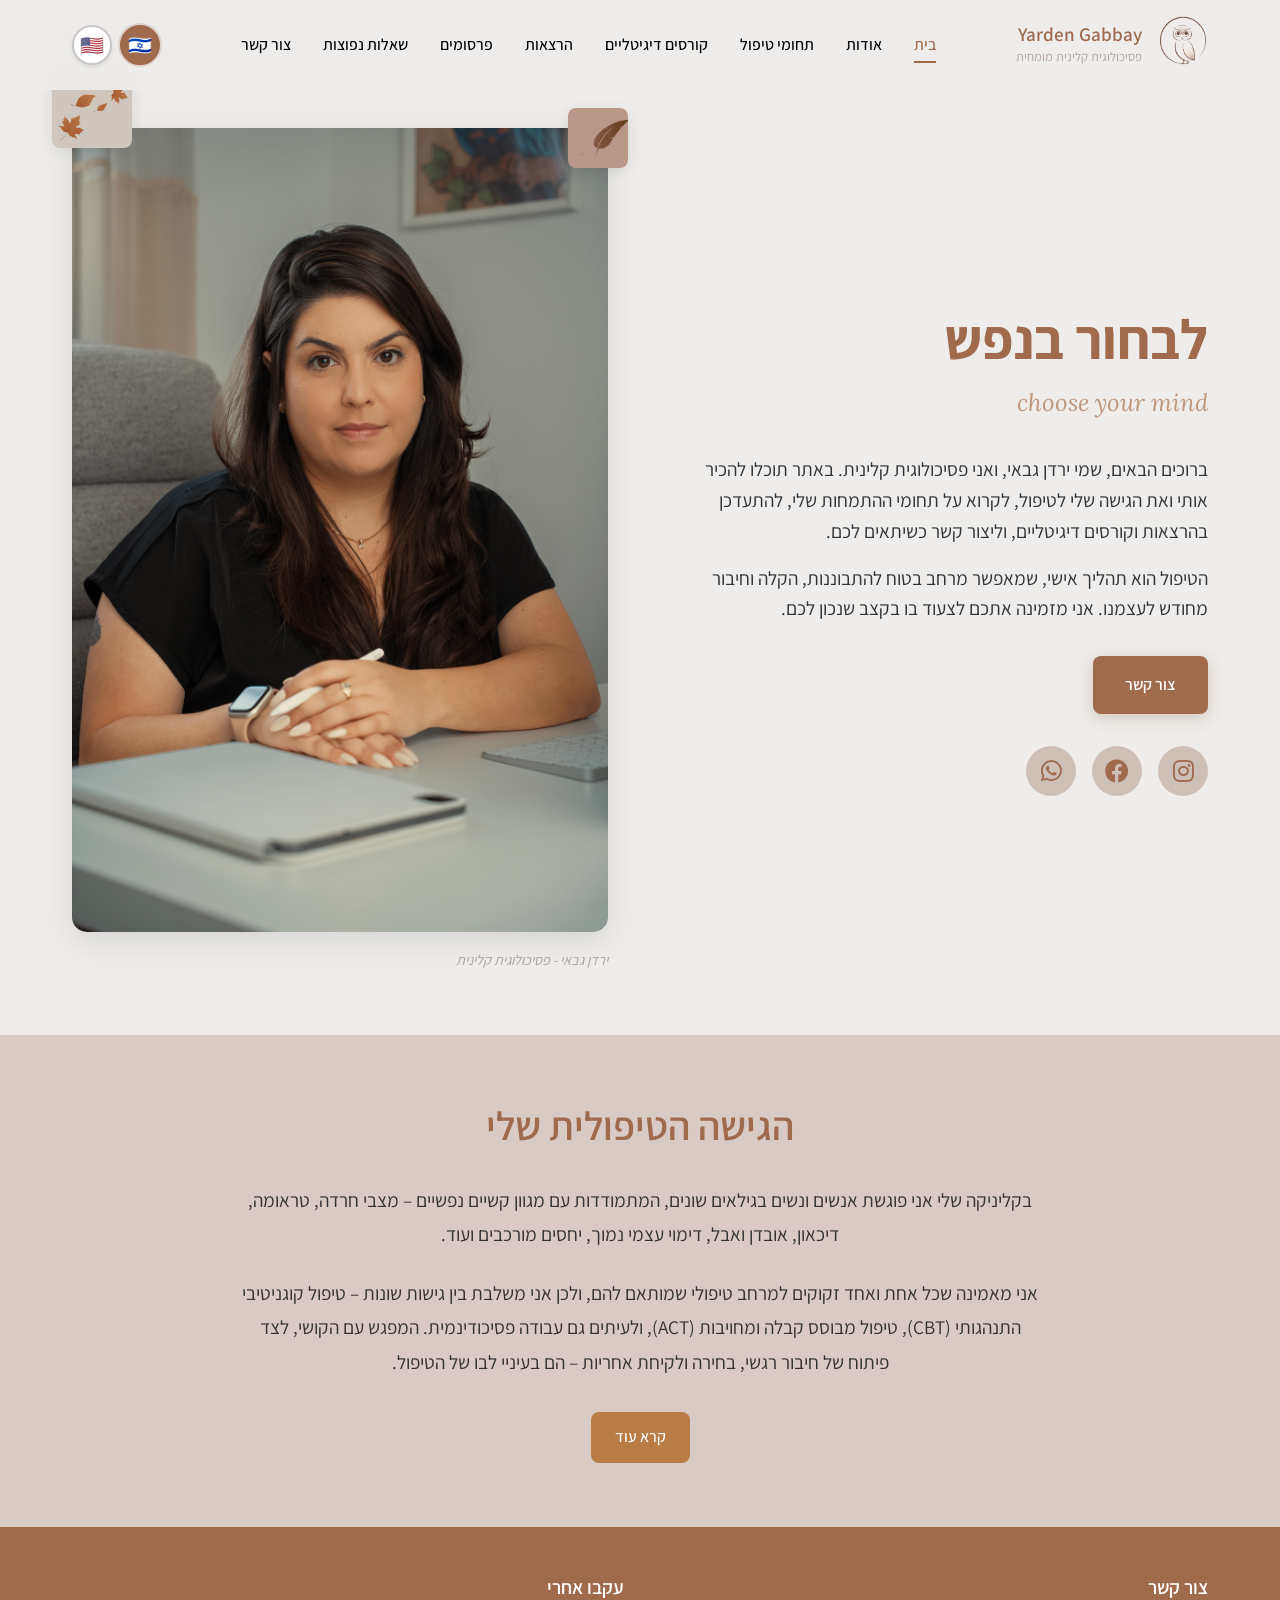
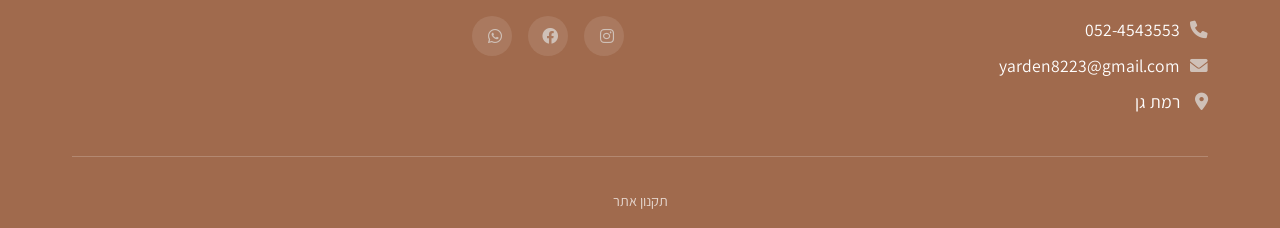
<file: index.html>
<!DOCTYPE html>
<html lang="he" dir="rtl">
    <!-- Accessibility -->
<!-- Accessibility -->
<head>
    <meta charset="UTF-8">
    <meta name="viewport" content="width=device-width, initial-scale=1.0">
    <title>ירדן גבאי - פסיכולוגית קלינית | Yarden Gabbay - Clinical Psychologist</title>
    <meta name="description" content="ירדן גבאי - פסיכולוגית קלינית מומחית ברמת גן. טיפול בחרדה, דיכאון, טראומה, הדרכת הורים ובריאות האישה. CBT, ACT וטיפול פסיכודינמי. צרו קשר: 052-4543553">
    <meta name="keywords" content="פסיכולוגית קלינית, טיפול נפשי, חרדה, דיכאון, טראומה, הדרכת הורים, CBT, ACT, רמת גן, ירדן גבאי">
    <meta name="author" content="Yarden Gabbay">
    <meta name="robots" content="index, follow">
    <link rel="canonical" href="https://yardengabbay.com/">
    
    <!-- Open Graph Meta Tags -->
    <meta property="og:title" content="ירדן גבאי - פסיכולוגית קלינית מומחית | Yarden Gabbay - Clinical Psychologist">
    <meta property="og:description" content="פסיכולוגית קלינית מומחית ברמת גן. טיפול בחרדה, דיכאון, טראומה, הדרכת הורים ובריאות האישה. CBT, ACT וטיפול פסיכודינמי.">
    <meta property="og:image" content="https://yardengabbay.com/assets/images/habait.jpg">
    <meta property="og:url" content="https://yardengabbay.com/">
    <meta property="og:type" content="website">
    <meta property="og:locale" content="he_IL">
    <meta property="og:site_name" content="Yarden Gabbay - Clinical Psychologist">
    
    <!-- Twitter Card Meta Tags -->
    <meta name="twitter:card" content="summary_large_image">
    <meta name="twitter:title" content="ירדן גבאי - פסיכולוגית קלינית מומחית">
    <meta name="twitter:description" content="פסיכולוגית קלינית מומחית ברמת גן. טיפול בחרדה, דיכאון, טראומה, הדרכת הורים ובריאות האישה.">
    <meta name="twitter:image" content="https://yardengabbay.com/assets/images/habait.jpg">
    
    <!-- Structured Data -->
    <script type="application/ld+json">
    {
        "@context": "https://schema.org",
        "@type": "Person",
        "name": "Yarden Gabbay",
        "alternateName": "ירדן גבאי",
        "jobTitle": "Clinical Psychologist",
        "description": "Licensed Clinical Psychologist specializing in anxiety, depression, trauma, parenting guidance, and women's health",
        "url": "https://yardengabbay.com",
        "image": "https://yardengabbay.com/assets/images/habait.jpg",
        "telephone": "052-4543553",
        "email": "yarden8223@gmail.com",
        "address": {
            "@type": "PostalAddress",
            "addressLocality": "Ramat Gan",
            "addressCountry": "IL"
        },
        "sameAs": [
            "https://instagram.com/yarden.g.psychologist",
            "https://www.facebook.com/yarden.g.psychologist"
        ],
        "hasCredential": {
            "@type": "EducationalOccupationalCredential",
            "credentialCategory": "degree",
            "educationalLevel": "Master's degree",
            "about": "Clinical Psychology"
        },
        "knowsAbout": [
            "Cognitive Behavioral Therapy",
            "Acceptance and Commitment Therapy",
            "Trauma Therapy",
            "Anxiety Treatment",
            "Depression Treatment",
            "Parenting Guidance",
            "Women's Health"
        ]
    }
    </script>
    
    <link rel="stylesheet" href="assets/css/styles.css">
    <link href="https://fonts.googleapis.com/css2?family=Assistant:wght@300;400;600;700&family=Lora:ital,wght@0,400;0,600;1,400&family=Open+Sans:wght@300;400;600&display=swap" rel="stylesheet">

    <link rel="stylesheet" href="https://cdnjs.cloudflare.com/ajax/libs/font-awesome/6.0.0/css/all.min.css">
    <script>
        window.args = {
            sitekey   : '11dd73d4c0ea2bedcdd41e8923ac0d0f',
            position  : 'Left',
            container : '',
            icon : '',
            access : 'https://vee-crm.com',
            styles : {
                primary_color: '#b99134',
                secondary_color: '#fcecc8',
                background_color: '#f6f6f6',
                primary_text_color: '#636363',
                headers_text_color: '#efc7a7',
                primary_font_size: 14,
                slider_left_color:  '#ce9162',
                slider_right_color:  '#170a01',
                icon_vertical_position: 'top',
                icon_offset_top: 100,
                icon_offset_bottom: 0,
                highlight_focus_color: '#e3c47b',
                toggler_icon_color: '#ffffff',
            },
            links : {
                acc_policy: '',
                additional_link: 'https://vee.co.il/pricing/'
            },
            options : {
                open: false,
                aaa: false,
                hide_tablet: false,
                hide_mobile: false,
                button_size_tablet: 44,
                button_size_mobile: 34,
                position_tablet: 'Right',
                position_mobile: 'Right',
                icon_vertical_position_tablet: 'top',
                icon_vertical_position_mobile: 'top',
                icon_offset_top_tablet: 100,
                icon_offset_bottom_tablet: 0,
                icon_offset_top_mobile: 100,
                icon_offset_bottom_mobile: 0,
                keyboard_shortcut: true,
                hide_purchase_link: false,
                display_checkmark_icon: false,
                active_toggler_color: '#118f38'
            },
            exclude : []
        };
        
        (function(doc, head, body){
            var embed = doc.createElement('script');
            embed.src = window.args['access'] + '/js/';
            embed.defer = true;
            embed.crossOrigin = 'anonymous';
            embed.setAttribute('data-cfasync', true );
            body? body.appendChild(embed) : head.appendChild(embed);
        })(document, document.head, document.body);
        </script>
        
        
</head>
<body>
    <!-- Navigation -->
    <nav class="navbar">
        <div class="nav-container">
            <div class="nav-logo">
                <img src="assets/images/logo.png" class="logo-image">
                <div class="logo-text">
                    <h2>Yarden Gabbay</h2>
                    <p data-en="Clinical Psychologist Specialist" data-he="פסיכולוגית קלינית מומחית">פסיכולוגית קלינית מומחית</p>
                </div>
            </div>
            <div class="nav-menu">
                <a href="index.html" class="nav-link active" data-en="Home" data-he="בית">בית</a>
                <a href="about.html" class="nav-link" data-en="About" data-he="אודות">אודות</a>
                <a href="therapy.html" class="nav-link" data-en="Areas of Therapy" data-he="תחומי טיפול">תחומי טיפול</a>
                <a href="courses.html" class="nav-link" data-en="Digital Courses" data-he="קורסים דיגיטליים">קורסים דיגיטליים</a>
                <a href="lectures.html" class="nav-link" data-en="Lectures" data-he="הרצאות">הרצאות</a>
                <a href="publications.html" class="nav-link" data-en="Publications" data-he="פרסומים">פרסומים</a>
                <a href="faq.html" class="nav-link" data-en="FAQ" data-he="שאלות נפוצות">שאלות נפוצות</a>
                <a href="contact.html" class="nav-link" data-en="Contact" data-he="צור קשר">צור קשר</a>
            </div>
            <div class="nav-toggle">
                <span class="bar"></span>
                <span class="bar"></span>
                <span class="bar"></span>
            </div>
            <div class="language-toggle">
                <button class="lang-btn flag-btn active" data-lang="he" title="עברית">🇮🇱</button>
                <button class="lang-btn flag-btn" data-lang="en" title="English">🇺🇸</button>
            </div>
        </div>
    </nav>

    <!-- Hero Section -->
    <section class="hero">
        <div class="hero-container">
            <div class="hero-content">
                <h1 class="hero-title" data-en="choose your mind" data-he="לבחור בנפש">לבחור בנפש</h1>
                <div class="hero-subtitle" data-en="לבחור בנפש" data-he="choose your mind">choose your mind</div>
                <div class="hero-text">
                    <p data-en="Welcome, I'm Yarden Gabbay, a Clinical Psychologist. Here on the website, you can learn about my therapeutic approach, explore areas of specialization, stay updated on lectures and digital courses, and reach out when the time feels right." data-he="ברוכים הבאים, שמי ירדן גבאי, ואני פסיכולוגית קלינית. באתר תוכלו להכיר אותי ואת הגישה שלי לטיפול, לקרוא על תחומי ההתמחות שלי, להתעדכן בהרצאות וקורסים דיגיטליים, וליצור קשר כשיתאים לכם.">ברוכים הבאים, שמי ירדן גבאי, ואני פסיכולוגית קלינית. באתר תוכלו להכיר אותי ואת הגישה שלי לטיפול, לקרוא על תחומי ההתמחות שלי, להתעדכן בהרצאות וקורסים דיגיטליים, וליצור קשר כשיתאים לכם.</p>
                    <p data-en="Therapy is a personal process—a safe space for reflection, relief, and reconnecting with yourself. You're invited to take the first step, at your own pace." data-he="הטיפול הוא תהליך אישי, שמאפשר מרחב בטוח להתבוננות, הקלה וחיבור מחודש לעצמנו. אני מזמינה אתכם לצעוד בו בקצב שנכון לכם.">הטיפול הוא תהליך אישי, שמאפשר מרחב בטוח להתבוננות, הקלה וחיבור מחודש לעצמנו. אני מזמינה אתכם לצעוד בו בקצב שנכון לכם.</p>
                </div>
                <div class="hero-cta">
                    <a href="contact.html" class="cta-button" data-en="Contact Me" data-he="צור קשר">צור קשר</a>
                </div>
                <div class="social-links">
                    <a href="https://instagram.com/yarden.g.psychologist" target="_blank" class="social-link">
                        <i class="fab fa-instagram"></i>
                    </a>
                    <a href="https://www.facebook.com/yarden.g.psychologist" target="_blank" class="social-link">
                        <i class="fab fa-facebook"></i>
                    </a>
                    <a href="https://wa.me/972524543553" target="_blank" class="social-link">
                        <i class="fab fa-whatsapp"></i>
                    </a>
                </div>
            </div>
            <div class="hero-visual">
                <figure>
                    <img src="assets/images/habait.jpg" alt="ירדן גבאי - פסיכולוגית קלינית מומחית ברמת גן, טיפול בחרדה ודיכאון" class="hero-image" loading="lazy">
                    <figcaption>ירדן גבאי - פסיכולוגית קלינית</figcaption>
                </figure>
                <div class="decorative-elements">
                    <img src="assets/images/feather-pen.jpg" alt="" class="decorative-icon feather" loading="lazy">
                    <img src="assets/images/leaves.JPG" alt="" class="decorative-icon leaves" loading="lazy">
                </div>
            </div>
        </div>
    </section>

    <!-- Intro Section -->
    <section class="intro">
        <div class="container">
            <div class="intro-content">
                <h2 class="section-title" data-en="My Therapeutic Approach" data-he="הגישה הטיפולית שלי">הגישה הטיפולית שלי</h2>
                <div class="intro-text">
                    <p data-en="In my clinic, I meet people of various ages who are dealing with a range of psychological difficulties – anxiety states, trauma, depression, loss and grief, low self-esteem, complex relationships, and more." data-he="בקליניקה שלי אני פוגשת אנשים ונשים בגילאים שונים, המתמודדות עם מגוון קשיים נפשיים – מצבי חרדה, טראומה, דיכאון, אובדן ואבל, דימוי עצמי נמוך, יחסים מורכבים ועוד.">בקליניקה שלי אני פוגשת אנשים ונשים בגילאים שונים, המתמודדות עם מגוון קשיים נפשיים – מצבי חרדה, טראומה, דיכאון, אובדן ואבל, דימוי עצמי נמוך, יחסים מורכבים ועוד.</p>
                    <p data-en="I believe that each person needs a therapeutic space that is tailored to them, and therefore I combine different approaches – Cognitive Behavioral Therapy (CBT), Acceptance and Commitment Therapy (ACT), and sometimes also psychodynamic work. Meeting with difficulty, alongside developing emotional connection, choice, and taking responsibility – these are, in my view, the heart of therapy." data-he="אני מאמינה שכל אחת ואחד זקוקים למרחב טיפולי שמותאם להם, ולכן אני משלבת בין גישות שונות – טיפול קוגניטיבי התנהגותי (CBT), טיפול מבוסס קבלה ומחויבות (ACT), ולעיתים גם עבודה פסיכודינמית. המפגש עם הקושי, לצד פיתוח של חיבור רגשי, בחירה ולקיחת אחריות – הם בעיניי לבו של הטיפול.">אני מאמינה שכל אחת ואחד זקוקים למרחב טיפולי שמותאם להם, ולכן אני משלבת בין גישות שונות – טיפול קוגניטיבי התנהגותי (CBT), טיפול מבוסס קבלה ומחויבות (ACT), ולעיתים גם עבודה פסיכודינמית. המפגש עם הקושי, לצד פיתוח של חיבור רגשי, בחירה ולקיחת אחריות – הם בעיניי לבו של הטיפול.</p>
                </div>
                <a href="about.html" class="read-more-btn" data-en="Read More" data-he="קרא עוד">קרא עוד</a>
            </div>
        </div>
    </section>



    <!-- Footer -->
    <footer class="footer">
        <div class="container">
            <div class="footer-content">
                <div class="footer-section">
                    <h4 data-en="Contact" data-he="צור קשר">צור קשר</h4>
                    <p><i class="fas fa-phone"></i> 052-4543553</p>
                    <p><i class="fas fa-envelope"></i> yarden8223@gmail.com</p>
                    <p><i class="fas fa-map-marker-alt"></i> <span data-en="Ramat Gan" data-he="רמת גן">רמת גן</span></p>
                </div>
                <div class="footer-section">
                    <h4 data-en="Follow Me" data-he="עקבו אחרי">עקבו אחרי</h4>
                    <div class="social-links-footer">
                        <a href="https://instagram.com/yarden.g.psychologist" target="_blank">
                            <i class="fab fa-instagram"></i>
                        </a>
                        <a href="https://www.facebook.com/yarden.g.psychologist" target="_blank">
                            <i class="fab fa-facebook"></i>
                        </a>
                        <a href="https://wa.me/972524543553" target="_blank">
                            <i class="fab fa-whatsapp"></i>
                        </a>
                    </div>
                </div>

            </div>
            <div class="footer-disclaimer">
                <p><a href="terms.html" class="footer-link" data-en="Terms and Conditions" data-he="תקנון אתר">תקנון אתר</a></p>
            </div>
        </div>
    </footer>

    <script src="assets/js/script.js"></script>
    <script src="assets/js/image-handler.js"></script>
</body>
</html>
</file>
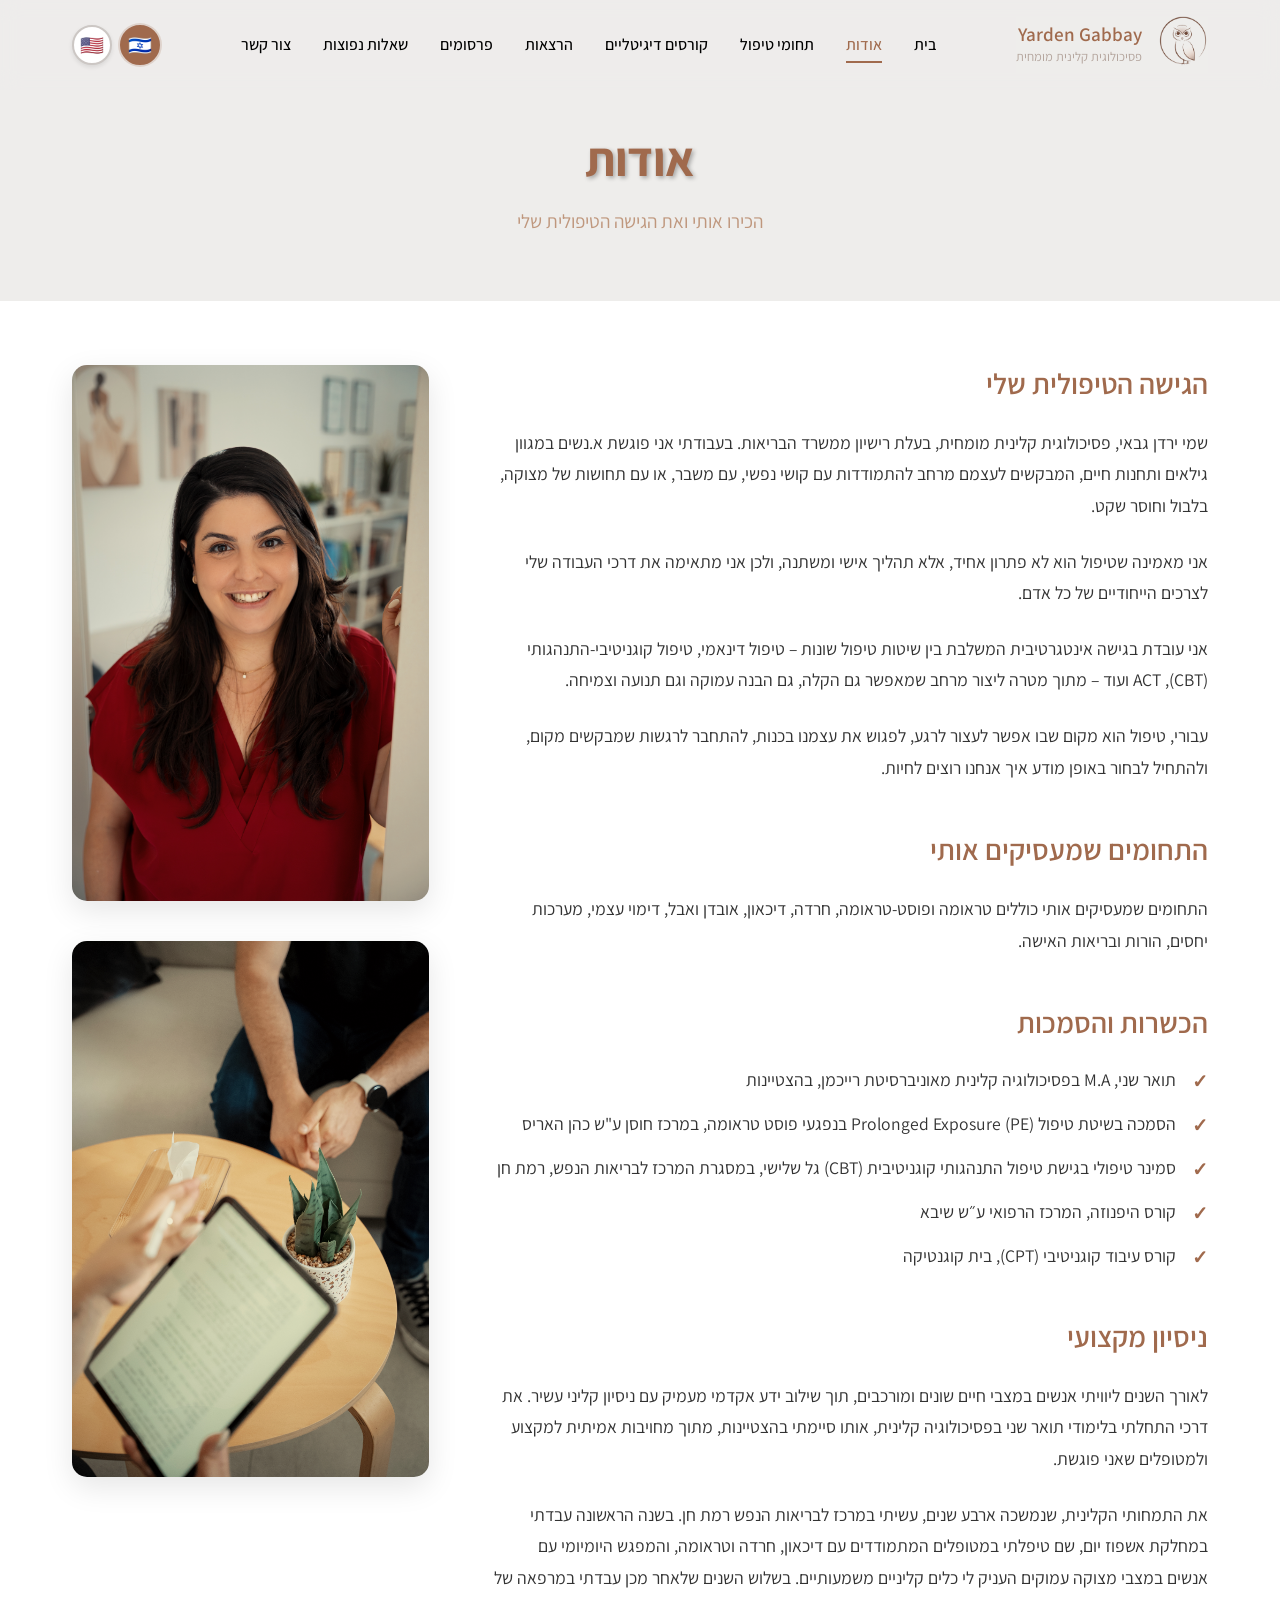
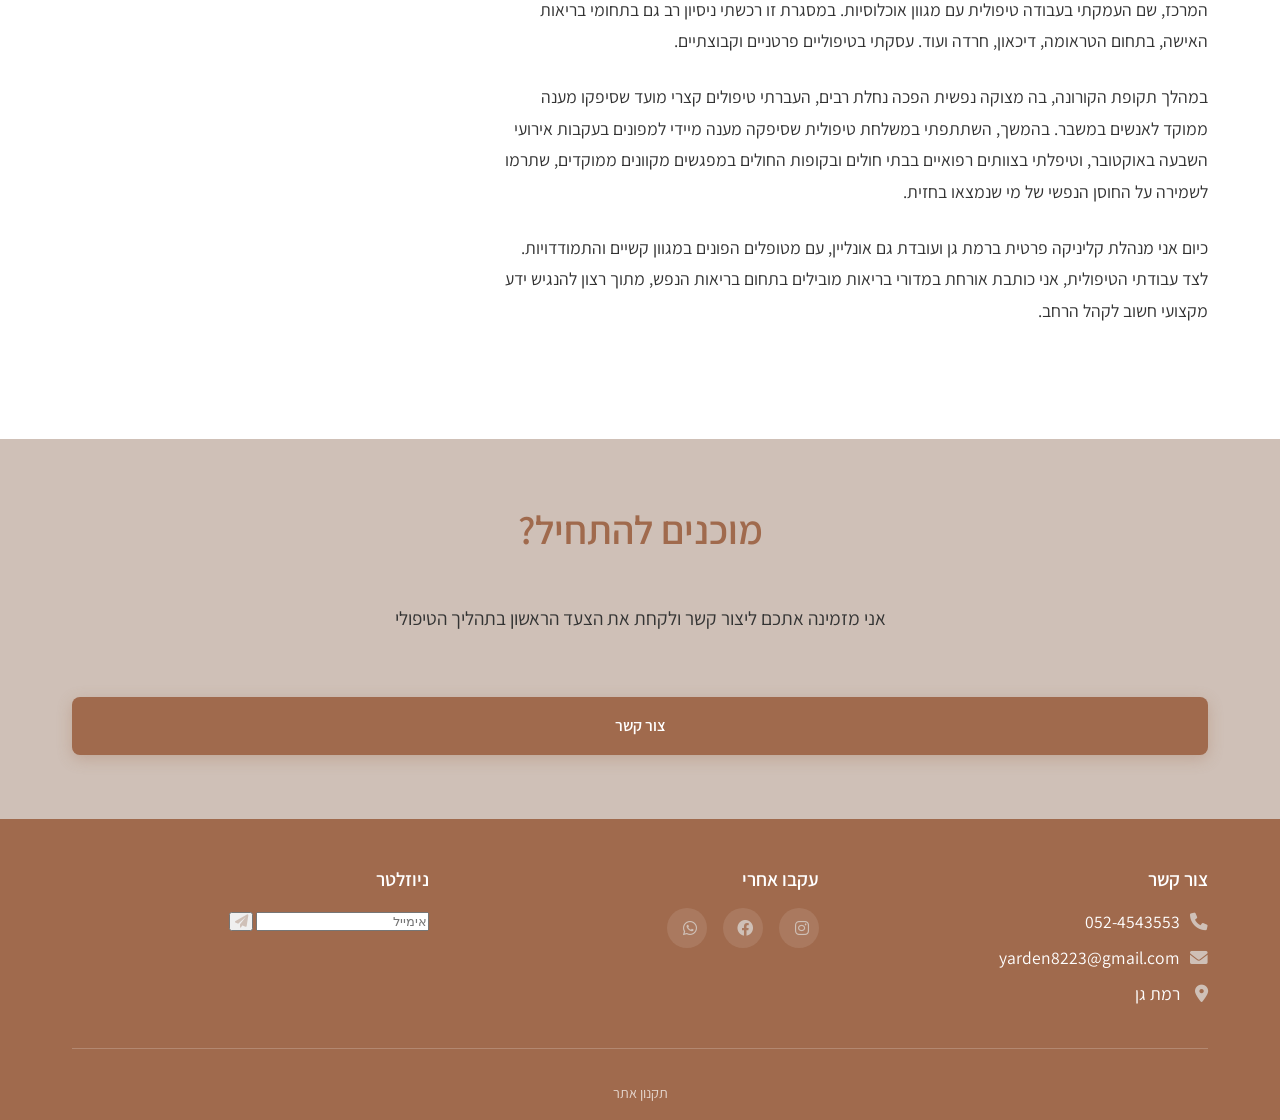
<file: about.html>
<!DOCTYPE html>
<html lang="he" dir="rtl">
<head>
    <meta charset="UTF-8">
    <meta name="viewport" content="width=device-width, initial-scale=1.0">
    <title>אודות - ירדן גבאי | About - Yarden Gabbay</title>
    <meta name="description" content="הכירו את ירדן גבאי - פסיכולוגית קלינית מומחית עם תואר שני בהצטיינות. התמחות בטיפול בחרדה, דיכאון, טראומה, הדרכת הורים ובריאות האישה. ניסיון עשיר במרכזי בריאות הנפש.">
    <meta name="keywords" content="אודות ירדן גבאי, פסיכולוגית קלינית, תואר שני, התמחות, ניסיון מקצועי, CBT, ACT, טיפול פסיכודינמי">
    <meta name="robots" content="index, follow">
    <link rel="canonical" href="https://yardengabbay.com/about.html">
    
    <!-- Open Graph Meta Tags -->
    <meta property="og:title" content="אודות ירדן גבאי - פסיכולוגית קלינית מומחית">
    <meta property="og:description" content="הכירו את ירדן גבאי - פסיכולוגית קלינית מומחית עם תואר שני בהצטיינות. התמחות בטיפול בחרדה, דיכאון, טראומה, הדרכת הורים ובריאות האישה.">
    <meta property="og:image" content="https://yardengabbay.com/assets/images/red-door.jpg">
    <meta property="og:url" content="https://yardengabbay.com/about.html">
    <meta property="og:type" content="profile">
    
    <link rel="stylesheet" href="assets/css/styles.css">
    <link href="https://fonts.googleapis.com/css2?family=Assistant:wght@300;400;600;700&family=Lora:ital,wght@0,400;0,600;1,400&family=Open+Sans:wght@300;400;600&display=swap" rel="stylesheet">
    <link rel="stylesheet" href="https://cdnjs.cloudflare.com/ajax/libs/font-awesome/6.0.0/css/all.min.css">
    <script>
        window.args = {
            sitekey   : '11dd73d4c0ea2bedcdd41e8923ac0d0f',
            position  : 'Left',
            container : '',
            icon : '',
            access : 'https://vee-crm.com',
            styles : {
                primary_color: '#b99134',
                secondary_color: '#fcecc8',
                background_color: '#f6f6f6',
                primary_text_color: '#636363',
                headers_text_color: '#efc7a7',
                primary_font_size: 14,
                slider_left_color:  '#ce9162',
                slider_right_color:  '#170a01',
                icon_vertical_position: 'top',
                icon_offset_top: 100,
                icon_offset_bottom: 0,
                highlight_focus_color: '#e3c47b',
                toggler_icon_color: '#ffffff',
            },
            links : {
                acc_policy: '',
                additional_link: 'https://vee.co.il/pricing/'
            },
            options : {
                open: false,
                aaa: false,
                hide_tablet: false,
                hide_mobile: false,
                button_size_tablet: 44,
                button_size_mobile: 34,
                position_tablet: 'Right',
                position_mobile: 'Right',
                icon_vertical_position_tablet: 'top',
                icon_vertical_position_mobile: 'top',
                icon_offset_top_tablet: 100,
                icon_offset_bottom_tablet: 0,
                icon_offset_top_mobile: 100,
                icon_offset_bottom_mobile: 0,
                keyboard_shortcut: true,
                hide_purchase_link: false,
                display_checkmark_icon: false,
                active_toggler_color: '#118f38'
            },
            exclude : []
        };
        
        (function(doc, head, body){
            var embed = doc.createElement('script');
            embed.src = window.args['access'] + '/js/';
            embed.defer = true;
            embed.crossOrigin = 'anonymous';
            embed.setAttribute('data-cfasync', true );
            body? body.appendChild(embed) : head.appendChild(embed);
        })(document, document.head, document.body);
        </script>
</head>
<body>
    <!-- Navigation -->
    <nav class="navbar">
        <div class="nav-container">
            <div class="nav-logo">
                <img src="assets/images/logo.png" class="logo-image">
                <div class="logo-text">
                    <h2>Yarden Gabbay</h2>
                    <p data-en="Clinical Psychologist Specialist" data-he="פסיכולוגית קלינית מומחית">פסיכולוגית קלינית מומחית</p>
                </div>
            </div>
            <div class="nav-menu">
                <a href="index.html" class="nav-link" data-en="Home" data-he="בית">בית</a>
                <a href="about.html" class="nav-link active" data-en="About" data-he="אודות">אודות</a>
                <a href="therapy.html" class="nav-link" data-en="Areas of Therapy" data-he="תחומי טיפול">תחומי טיפול</a>
                <a href="courses.html" class="nav-link" data-en="Digital Courses" data-he="קורסים דיגיטליים">קורסים דיגיטליים</a>
                <a href="lectures.html" class="nav-link" data-en="Lectures" data-he="הרצאות">הרצאות</a>
                <a href="publications.html" class="nav-link" data-en="Publications" data-he="פרסומים">פרסומים</a>
                <a href="faq.html" class="nav-link" data-en="FAQ" data-he="שאלות נפוצות">שאלות נפוצות</a>
                <a href="contact.html" class="nav-link" data-en="Contact" data-he="צור קשר">צור קשר</a>
            </div>
            <div class="nav-toggle">
                <span class="bar"></span>
                <span class="bar"></span>
                <span class="bar"></span>
            </div>
            <div class="language-toggle">
                <button class="lang-btn flag-btn active" data-lang="he" title="עברית">🇮🇱</button>
                <button class="lang-btn flag-btn" data-lang="en" title="English">🇺🇸</button>
            </div>
        </div>
    </nav>

    <!-- About Hero Section -->
    <section class="about-hero">
        <div class="container">
            <div class="about-hero-content">
                <h1 class="page-title" data-en="About" data-he="אודות">אודות</h1>
                <p class="page-subtitle" data-en="Get to know me and my therapeutic approach" data-he="הכירו אותי ואת הגישה הטיפולית שלי">הכירו אותי ואת הגישה הטיפולית שלי</p>
            </div>
        </div>
    </section>

    <!-- About Content -->
    <section class="about-content">
        <div class="container">
            <div class="about-grid">
                <div class="about-text">
                    <div class="about-section">
                        <h2 data-en="My Therapeutic Approach" data-he="הגישה הטיפולית שלי">הגישה הטיפולית שלי</h2>
                        <p data-en="My name is Yarden Gabbay, and I am a licensed Clinical Psychologist. In my work, I meet people of various ages and life stages who are seeking a safe space to cope with emotional difficulties, crisis, or feelings of distress, confusion, and inner unrest." data-he="שמי ירדן גבאי, פסיכולוגית קלינית מומחית, בעלת רישיון ממשרד הבריאות. בעבודתי אני פוגשת א.נשים במגוון גילאים ותחנות חיים, המבקשים לעצמם מרחב להתמודדות עם קושי נפשי, עם משבר, או עם תחושות של מצוקה, בלבול וחוסר שקט.">שמי ירדן גבאי, פסיכולוגית קלינית מומחית, בעלת רישיון ממשרד הבריאות. בעבודתי אני פוגשת א.נשים במגוון גילאים ותחנות חיים, המבקשים לעצמם מרחב להתמודדות עם קושי נפשי, עם משבר, או עם תחושות של מצוקה, בלבול וחוסר שקט.</p>
                        <p data-en="I believe that therapy is not a one-size-fits-all solution, but rather a personal and evolving process. That's why I adapt my therapeutic approach to the unique needs of each individual." data-he="אני מאמינה שטיפול הוא לא פתרון אחיד, אלא תהליך אישי ומשתנה, ולכן אני מתאימה את דרכי העבודה שלי לצרכים הייחודיים של כל אדם.">אני מאמינה שטיפול הוא לא פתרון אחיד, אלא תהליך אישי ומשתנה, ולכן אני מתאימה את דרכי העבודה שלי לצרכים הייחודיים של כל אדם.</p>
                        <p data-en="I work from an integrative perspective, drawing from various therapeutic methods—including psychodynamic therapy, Cognitive Behavioral Therapy (CBT), and Acceptance and Commitment Therapy (ACT)—with the goal of creating a space that offers both relief and deeper understanding, while also allowing movement and growth." data-he="אני עובדת בגישה אינטגרטיבית המשלבת בין שיטות טיפול שונות – טיפול דינאמי, טיפול קוגניטיבי-התנהגותי (CBT), ACT ועוד – מתוך מטרה ליצור מרחב שמאפשר גם הקלה, גם הבנה עמוקה וגם תנועה וצמיחה.">אני עובדת בגישה אינטגרטיבית המשלבת בין שיטות טיפול שונות – טיפול דינאמי, טיפול קוגניטיבי-התנהגותי (CBT), ACT ועוד – מתוך מטרה ליצור מרחב שמאפשר גם הקלה, גם הבנה עמוקה וגם תנועה וצמיחה.</p>
                        <p data-en="To me, therapy is a place where we can pause, meet ourselves with honesty, connect to emotions that need space, and begin to make conscious choices about how we want to live." data-he="עבורי, טיפול הוא מקום שבו אפשר לעצור לרגע, לפגוש את עצמנו בכנות, להתחבר לרגשות שמבקשים מקום, ולהתחיל לבחור באופן מודע איך אנחנו רוצים לחיות.">עבורי, טיפול הוא מקום שבו אפשר לעצור לרגע, לפגוש את עצמנו בכנות, להתחבר לרגשות שמבקשים מקום, ולהתחיל לבחור באופן מודע איך אנחנו רוצים לחיות.</p>
                    </div>

                    <div class="about-section">
                        <h2 data-en="Areas of Focus" data-he="התחומים שמעסיקים אותי">התחומים שמעסיקים אותי</h2>
                        <p data-en="The areas that engage me include trauma and post-trauma, anxiety, depression, loss and grief, self-esteem, relationships, parenting, and women's health." data-he="התחומים שמעסיקים אותי כוללים טראומה ופוסט-טראומה, חרדה, דיכאון, אובדן ואבל, דימוי עצמי, מערכות יחסים, הורות ובריאות האישה.">התחומים שמעסיקים אותי כוללים טראומה ופוסט-טראומה, חרדה, דיכאון, אובדן ואבל, דימוי עצמי, מערכות יחסים, הורות ובריאות האישה.</p>
                    </div>

                    <div class="about-section">
                        <h2 data-en="Certifications and Training" data-he="הכשרות והסמכות">הכשרות והסמכות</h2>
                        <ul class="credentials-list">
                            <li data-en="Master's degree, M.A in Clinical Psychology from Reichman University, with honors" data-he="תואר שני, M.A בפסיכולוגיה קלינית מאוניברסיטת רייכמן, בהצטיינות">תואר שני, M.A בפסיכולוגיה קלינית מאוניברסיטת רייכמן, בהצטיינות</li>
                            <li data-en="Certification in Prolonged Exposure (PE) therapy for PTSD, Cohen-Harris Resilience Center" data-he="הסמכה בשיטת טיפול Prolonged Exposure (PE) בנפגעי פוסט טראומה, במרכז חוסן ע&quot;ש כהן האריס">הסמכה בשיטת טיפול Prolonged Exposure (PE) בנפגעי פוסט טראומה, במרכז חוסן ע&quot;ש כהן האריס</li>
                            <li data-en="Clinical seminar in third-wave Cognitive Behavioral Therapy (CBT), at the Mental Health Center in Ramat Hen" data-he="סמינר טיפולי בגישת טיפול התנהגותי קוגניטיבית (CBT) גל שלישי, במסגרת המרכז לבריאות הנפש, רמת חן">סמינר טיפולי בגישת טיפול התנהגותי קוגניטיבית (CBT) גל שלישי, במסגרת המרכז לבריאות הנפש, רמת חן</li>
                            <li data-en="Medical Hypnosis Course, Sheba Medical Center" data-he="קורס היפנוזה, המרכז הרפואי ע״ש שיבא">קורס היפנוזה, המרכז הרפואי ע״ש שיבא</li>
                            <li data-en="Cognitive Processing Therapy (CPT) Course, Cognetica Institute" data-he="קורס עיבוד קוגניטיבי (CPT), בית קוגנטיקה">קורס עיבוד קוגניטיבי (CPT), בית קוגנטיקה</li>
                        </ul>
                    </div>

                    <div class="about-section">
                        <h2 data-en="Professional Experience" data-he="ניסיון מקצועי">ניסיון מקצועי</h2>
                        <p data-en="Over the years, I have accompanied individuals through diverse and complex life situations, combining in-depth academic knowledge with rich clinical experience. My professional path began with a Master's degree in Clinical Psychology, which I completed with honors, driven by a genuine commitment to my profession and to the people I work with." data-he="לאורך השנים ליוויתי אנשים במצבי חיים שונים ומורכבים, תוך שילוב ידע אקדמי מעמיק עם ניסיון קליני עשיר. את דרכי התחלתי בלימודי תואר שני בפסיכולוגיה קלינית, אותו סיימתי בהצטיינות, מתוך מחויבות אמיתית למקצוע ולמטופלים שאני פוגשת.">לאורך השנים ליוויתי אנשים במצבי חיים שונים ומורכבים, תוך שילוב ידע אקדמי מעמיק עם ניסיון קליני עשיר. את דרכי התחלתי בלימודי תואר שני בפסיכולוגיה קלינית, אותו סיימתי בהצטיינות, מתוך מחויבות אמיתית למקצוע ולמטופלים שאני פוגשת.</p>
                        <p data-en="I completed my four-year clinical internship at the Ramat Hen Mental Health Center. During the first year, I worked in a Day Hospital unit, where I treated patients struggling with depression, anxiety, and trauma. The daily encounters with individuals in deep distress provided me with significant clinical tools. In the following three years, I worked at the center's clinic, where I deepened my therapeutic work with diverse populations. In this capacity, I gained extensive experience in women's health, trauma, depression, anxiety, and more. I engaged in both individual and group therapies." data-he="את התמחותי הקלינית, שנמשכה ארבע שנים, עשיתי במרכז לבריאות הנפש רמת חן. בשנה הראשונה עבדתי במחלקת אשפוז יום, שם טיפלתי במטופלים המתמודדים עם דיכאון, חרדה וטראומה, והמפגש היומיומי עם אנשים במצבי מצוקה עמוקים העניק לי כלים קליניים משמעותיים. בשלוש השנים שלאחר מכן עבדתי במרפאה של המרכז, שם העמקתי בעבודה טיפולית עם מגוון אוכלוסיות. במסגרת זו רכשתי ניסיון רב גם בתחומי בריאות האישה, בתחום הטראומה, דיכאון, חרדה ועוד. עסקתי בטיפוליים פרטניים וקבוצתיים.">את התמחותי הקלינית, שנמשכה ארבע שנים, עשיתי במרכז לבריאות הנפש רמת חן. בשנה הראשונה עבדתי במחלקת אשפוז יום, שם טיפלתי במטופלים המתמודדים עם דיכאון, חרדה וטראומה, והמפגש היומיומי עם אנשים במצבי מצוקה עמוקים העניק לי כלים קליניים משמעותיים. בשלוש השנים שלאחר מכן עבדתי במרפאה של המרכז, שם העמקתי בעבודה טיפולית עם מגוון אוכלוסיות. במסגרת זו רכשתי ניסיון רב גם בתחומי בריאות האישה, בתחום הטראומה, דיכאון, חרדה ועוד. עסקתי בטיפוליים פרטניים וקבוצתיים.</p>
                        <p data-en="During the COVID-19 pandemic, a time when psychological distress became widespread, I provided short-term interventions that offered focused support to people in crisis. Later on, I participated in a therapeutic mission that provided immediate support to evacuees following the events of October 7th, and I treated medical teams in hospitals and health clinics through focused online sessions, which contributed to maintaining the mental resilience of those on the frontlines." data-he="במהלך תקופת הקורונה, בה מצוקה נפשית הפכה נחלת רבים, העברתי טיפולים קצרי מועד שסיפקו מענה ממוקד לאנשים במשבר. בהמשך, השתתפתי במשלחת טיפולית שסיפקה מענה מיידי למפונים בעקבות אירועי השבעה באוקטובר, וטיפלתי בצוותים רפואיים בבתי חולים ובקופות החולים במפגשים מקוונים ממוקדים, שתרמו לשמירה על החוסן הנפשי של מי שנמצאו בחזית.">במהלך תקופת הקורונה, בה מצוקה נפשית הפכה נחלת רבים, העברתי טיפולים קצרי מועד שסיפקו מענה ממוקד לאנשים במשבר. בהמשך, השתתפתי במשלחת טיפולית שסיפקה מענה מיידי למפונים בעקבות אירועי השבעה באוקטובר, וטיפלתי בצוותים רפואיים בבתי חולים ובקופות החולים במפגשים מקוונים ממוקדים, שתרמו לשמירה על החוסן הנפשי של מי שנמצאו בחזית.</p>
                        <p data-en="Today, I run a private clinic in Ramat Gan and also work online, with clients seeking help with a variety of difficulties and challenges. Alongside my therapeutic work, I am a guest writer for leading health columns in the field of mental health, with the aim of making important professional knowledge accessible to the wider public." data-he="כיום אני מנהלת קליניקה פרטית ברמת גן ועובדת גם אונליין, עם מטופלים הפונים במגוון קשיים והתמודדויות. לצד עבודתי הטיפולית, אני כותבת אורחת במדורי בריאות מובילים בתחום בריאות הנפש, מתוך רצון להנגיש ידע מקצועי חשוב לקהל הרחב.">כיום אני מנהלת קליניקה פרטית ברמת גן ועובדת גם אונליין, עם מטופלים הפונים במגוון קשיים והתמודדויות. לצד עבודתי הטיפולית, אני כותבת אורחת במדורי בריאות מובילים בתחום בריאות הנפש, מתוך רצון להנגיש ידע מקצועי חשוב לקהל הרחב.</p>
                    </div>
                </div>

                <div class="about-visual">
                    <div class="about-images">
                        <figure class="about-image">
                            <img src="assets/images/red-door.jpg" alt="Red door - symbol of new beginnings" class="about-photo" loading="lazy">
                        </figure>
                        <figure class="about-image">
                            <img src="assets/images/therapy.jpg" alt="Therapy session environment" class="about-photo" loading="lazy">
                        </figure>
                    </div>
                </div>
            </div>
        </div>
    </section>

    <!-- Call to Action -->
    <section class="about-cta">
        <div class="container">
            <div class="cta-content">
                <h2 data-en="Ready to Start?" data-he="מוכנים להתחיל?">מוכנים להתחיל?</h2>
                <p data-en="I invite you to reach out and take the first step in the therapeutic process" data-he="אני מזמינה אתכם ליצור קשר ולקחת את הצעד הראשון בתהליך הטיפולי">אני מזמינה אתכם ליצור קשר ולקחת את הצעד הראשון בתהליך הטיפולי</p>
                <a href="contact.html" class="cta-button" data-en="Contact Me" data-he="צור קשר">צור קשר</a>
            </div>
        </div>
    </section>

    <!-- Footer -->
    <footer class="footer">
        <div class="container">
            <div class="footer-content">
                <div class="footer-section">
                    <h4 data-en="Contact" data-he="צור קשר">צור קשר</h4>
                    <p><i class="fas fa-phone"></i> 052-4543553</p>
                    <p><i class="fas fa-envelope"></i> yarden8223@gmail.com</p>
                    <p><i class="fas fa-map-marker-alt"></i> <span data-en="Ramat Gan" data-he="רמת גן">רמת גן</span></p>
                </div>
                <div class="footer-section">
                    <h4 data-en="Follow Me" data-he="עקבו אחרי">עקבו אחרי</h4>
                    <div class="social-links-footer">
                        <a href="https://instagram.com/yarden.g.psychologist" target="_blank">
                            <i class="fab fa-instagram"></i>
                        </a>
                        <a href="https://www.facebook.com/yarden.g.psychologist" target="_blank">
                            <i class="fab fa-facebook"></i>
                        </a>
                        <a href="https://wa.me/972524543553" target="_blank">
                            <i class="fab fa-whatsapp"></i>
                        </a>
                    </div>
                </div>
                <div class="footer-section">
                    <h4 data-en="Newsletter" data-he="ניוזלטר">ניוזלטר</h4>
                    <form class="footer-newsletter">
                        <input type="email" placeholder="אימייל" data-en-placeholder="Email" data-he-placeholder="אימייל" required>
                        <button type="submit"><i class="fas fa-paper-plane"></i></button>
                    </form>
                </div>
            </div>
            <div class="footer-disclaimer">
                <p><a href="terms.html" class="footer-link" data-en="Terms and Conditions" data-he="תקנון אתר">תקנון אתר</a></p>
            </div>
        </div>
    </footer>

    <script src="assets/js/script.js"></script>
    <script src="assets/js/image-handler.js"></script>
</body>
</html>
</file>
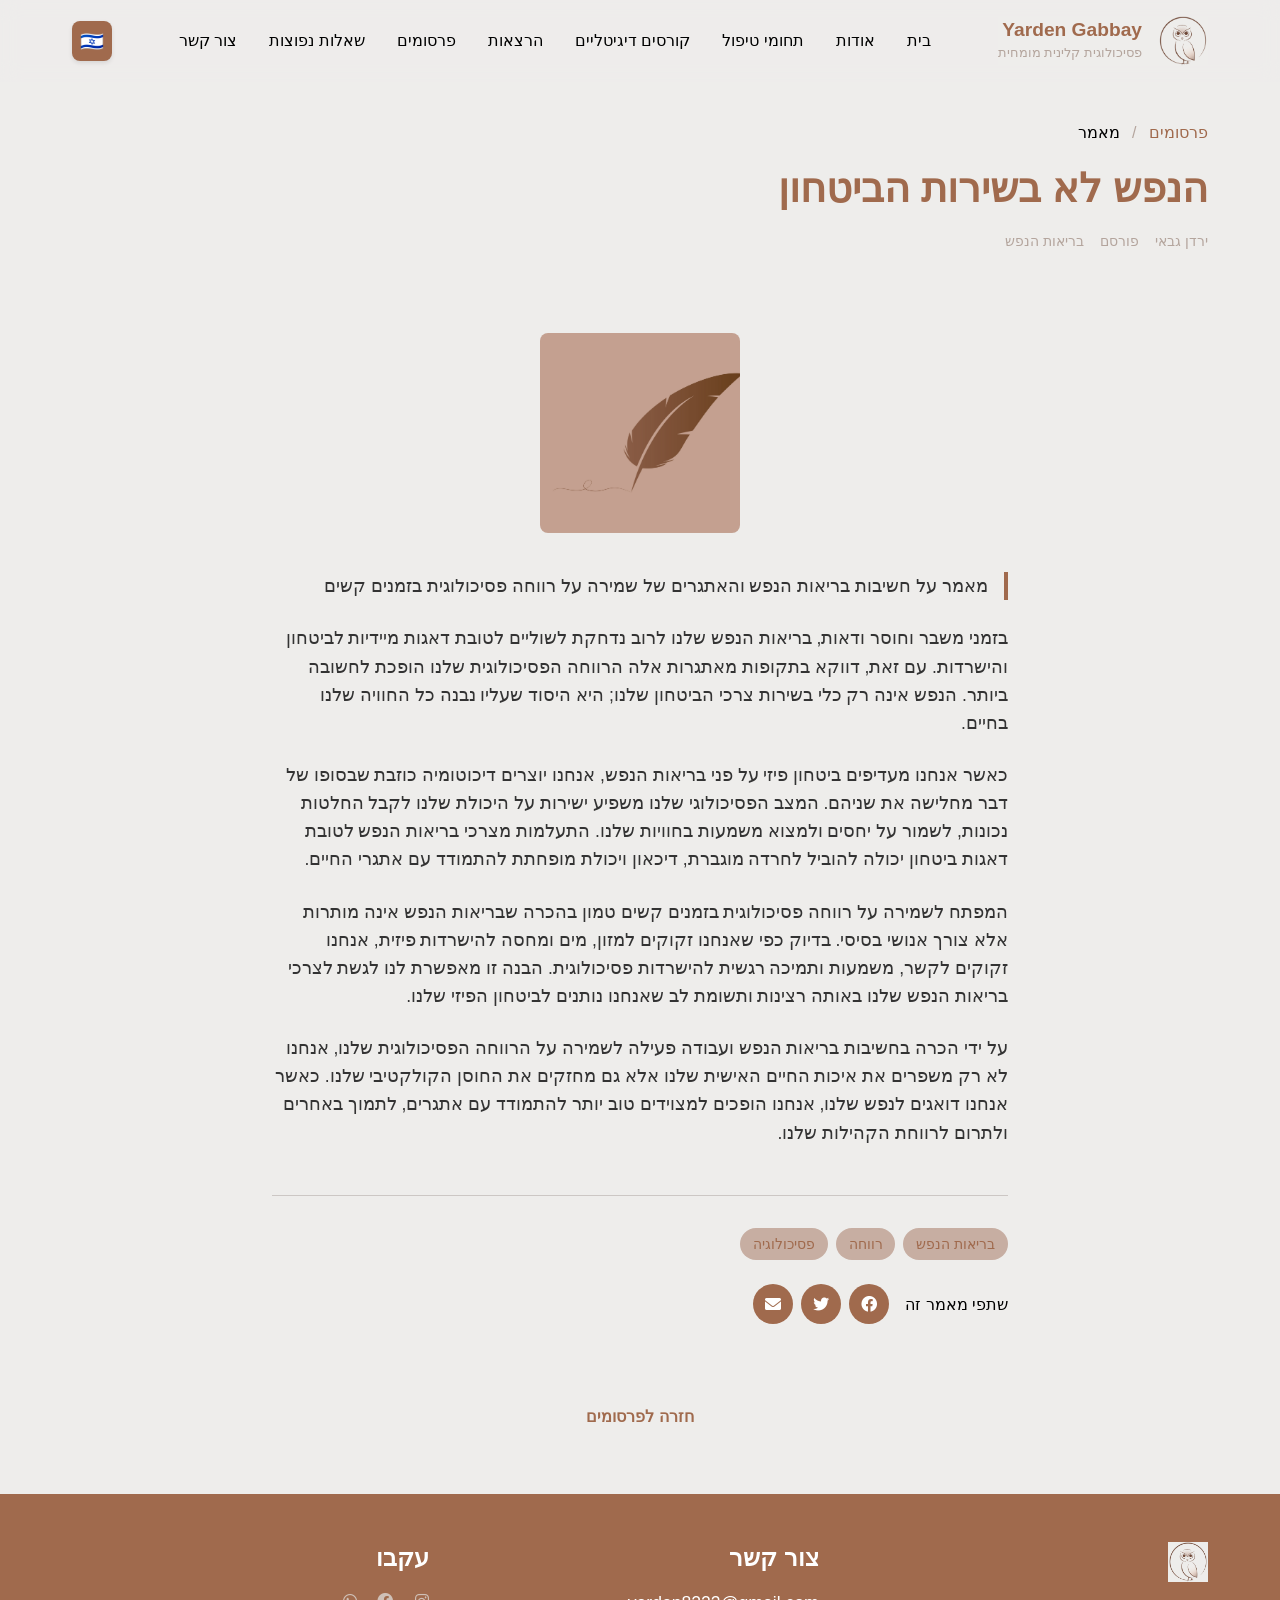
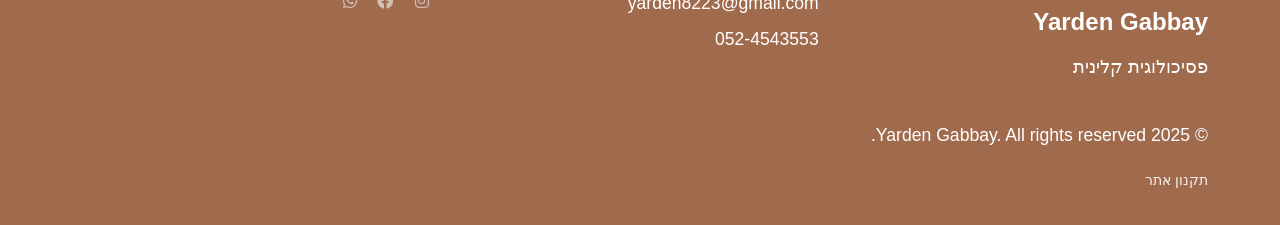
<file: article-mind-not-security.html>
<!DOCTYPE html>
<html lang="he" dir="rtl">
<head>
    <meta charset="UTF-8">
    <meta name="viewport" content="width=device-width, initial-scale=1.0">
    <title>הנפש לא בשירות הביטחון - Yarden Gabbay</title>
    <meta name="description" content="מאמר מאת ירדן גבאי - פסיכולוגית קלינית על הנפש לא בשירות הביטחון. מאמר מקצועי על פסיכולוגיה וטיפול נפשי.">
    <meta name="robots" content="index, follow">
    <link rel="canonical" href="https://yardengabbay.com/article-mind-not-security.html">
    <link rel="stylesheet" href="assets/css/styles.css">
    <link href="https://fonts.googleapis.com/css2?family=Inter:wght@300;400;500;600;700&display=swap" rel="stylesheet">
    <link rel="stylesheet" href="https://cdnjs.cloudflare.com/ajax/libs/font-awesome/6.0.0/css/all.min.css">
</head>
<body>
    <!-- Navigation -->
    <nav class="navbar">
        <div class="nav-container">
            <div class="nav-logo">
                <img src="assets/images/logo.png" class="logo-image">
                <div class="logo-text">
                    <h2>Yarden Gabbay</h2>
                    <p data-en="Clinical Psychologist Specialist" data-he="פסיכולוגית קלינית מומחית">פסיכולוגית קלינית מומחית</p>
                </div>
            </div>
            <div class="nav-menu" id="nav-menu">
                <a href="index.html" class="nav-link" data-en="Home" data-he="בית">בית</a>
                <a href="about.html" class="nav-link" data-en="About" data-he="אודות">אודות</a>
                <a href="therapy.html" class="nav-link" data-en="Areas of Therapy" data-he="תחומי טיפול">תחומי טיפול</a>
                <a href="courses.html" class="nav-link" data-en="Digital Courses" data-he="קורסים דיגיטליים">קורסים דיגיטליים</a>
                <a href="lectures.html" class="nav-link" data-en="Lectures" data-he="הרצאות">הרצאות</a>
                <a href="publications.html" class="nav-link" data-en="Publications" data-he="פרסומים">פרסומים</a>
                <a href="faq.html" class="nav-link" data-en="FAQ" data-he="שאלות נפוצות">שאלות נפוצות</a>
                <a href="contact.html" class="nav-link" data-en="Contact" data-he="צור קשר">צור קשר</a>
            </div>
            <div class="nav-toggle" id="nav-toggle">
                <span class="bar"></span>
                <span class="bar"></span>
                <span class="bar"></span>
            </div>
            <div class="language-toggle">
                <button id="lang-toggle" class="lang-btn flag-btn" title="Language Toggle">
                    <span data-en="🇮🇱" data-he="🇺🇸">🇺🇸</span>
                </button>
            </div>
        </div>
    </nav>

    <!-- Article Page -->
    <section class="article-page">
        <div class="container">
            <div class="article-header">
                <div class="breadcrumb">
                    <a href="publications.html" data-en="Publications" data-he="פרסומים">פרסומים</a>
                    <span class="separator">/</span>
                    <span data-en="Article" data-he="מאמר">מאמר</span>
                </div>
                <h1 class="article-title" data-en="The Mind is Not in the Service of Security" data-he="הנפש לא בשירות הביטחון">הנפש לא בשירות הביטחון</h1>
                <div class="article-meta">
                    <span class="article-author">ירדן גבאי</span>
                    <span class="article-date" data-en="Published" data-he="פורסם">פורסם</span>
                    <span class="article-category" data-en="Mental Health" data-he="בריאות הנפש">בריאות הנפש</span>
                </div>
            </div>
            
            <div class="article-content">
                <div class="article-image">
                    <img src="assets/images/feather-pen.jpg" alt="Feather Pen" class="article-decoration">
                </div>
                
                <div class="article-text">
                    <p class="article-intro" data-en="An article about the importance of mental health and the challenges of maintaining psychological well-being in difficult times" data-he="מאמר על חשיבות בריאות הנפש והאתגרים של שמירה על רווחה פסיכולוגית בזמנים קשים">
                        מאמר על חשיבות בריאות הנפש והאתגרים של שמירה על רווחה פסיכולוגית בזמנים קשים
                    </p>
                    
                    <p data-en="In times of crisis and uncertainty, our mental health often takes a back seat to immediate concerns about security and survival. However, it is precisely during these challenging periods that our psychological well-being becomes most crucial. The mind is not merely a tool in service of our security needs; it is the foundation upon which our entire experience of life is built." data-he="בזמני משבר וחוסר ודאות, בריאות הנפש שלנו לרוב נדחקת לשוליים לטובת דאגות מיידיות לביטחון והישרדות. עם זאת, דווקא בתקופות מאתגרות אלה הרווחה הפסיכולוגית שלנו הופכת לחשובה ביותר. הנפש אינה רק כלי בשירות צרכי הביטחון שלנו; היא היסוד שעליו נבנה כל החוויה שלנו בחיים.">
                        בזמני משבר וחוסר ודאות, בריאות הנפש שלנו לרוב נדחקת לשוליים לטובת דאגות מיידיות לביטחון והישרדות. עם זאת, דווקא בתקופות מאתגרות אלה הרווחה הפסיכולוגית שלנו הופכת לחשובה ביותר. הנפש אינה רק כלי בשירות צרכי הביטחון שלנו; היא היסוד שעליו נבנה כל החוויה שלנו בחיים.
                    </p>
                    
                    <p data-en="When we prioritize physical security over mental health, we create a false dichotomy that ultimately undermines both. Our psychological state directly influences our ability to make sound decisions, maintain relationships, and find meaning in our experiences. Ignoring mental health needs in favor of security concerns can lead to increased anxiety, depression, and a diminished capacity to cope with life's challenges." data-he="כאשר אנחנו מעדיפים ביטחון פיזי על פני בריאות הנפש, אנחנו יוצרים דיכוטומיה כוזבת שבסופו של דבר מחלישה את שניהם. המצב הפסיכולוגי שלנו משפיע ישירות על היכולת שלנו לקבל החלטות נכונות, לשמור על יחסים ולמצוא משמעות בחוויות שלנו. התעלמות מצרכי בריאות הנפש לטובת דאגות ביטחון יכולה להוביל לחרדה מוגברת, דיכאון ויכולת מופחתת להתמודד עם אתגרי החיים.">
                        כאשר אנחנו מעדיפים ביטחון פיזי על פני בריאות הנפש, אנחנו יוצרים דיכוטומיה כוזבת שבסופו של דבר מחלישה את שניהם. המצב הפסיכולוגי שלנו משפיע ישירות על היכולת שלנו לקבל החלטות נכונות, לשמור על יחסים ולמצוא משמעות בחוויות שלנו. התעלמות מצרכי בריאות הנפש לטובת דאגות ביטחון יכולה להוביל לחרדה מוגברת, דיכאון ויכולת מופחתת להתמודד עם אתגרי החיים.
                    </p>
                    
                    <p data-en="The key to maintaining psychological well-being during difficult times lies in recognizing that mental health is not a luxury but a fundamental human need. Just as we require food, water, and shelter for physical survival, we need connection, meaning, and emotional support for psychological survival. This understanding allows us to approach our mental health needs with the same seriousness and attention we give to our physical security." data-he="המפתח לשמירה על רווחה פסיכולוגית בזמנים קשים טמון בהכרה שבריאות הנפש אינה מותרות אלא צורך אנושי בסיסי. בדיוק כפי שאנחנו זקוקים למזון, מים ומחסה להישרדות פיזית, אנחנו זקוקים לקשר, משמעות ותמיכה רגשית להישרדות פסיכולוגית. הבנה זו מאפשרת לנו לגשת לצרכי בריאות הנפש שלנו באותה רצינות ותשומת לב שאנחנו נותנים לביטחון הפיזי שלנו.">
                        המפתח לשמירה על רווחה פסיכולוגית בזמנים קשים טמון בהכרה שבריאות הנפש אינה מותרות אלא צורך אנושי בסיסי. בדיוק כפי שאנחנו זקוקים למזון, מים ומחסה להישרדות פיזית, אנחנו זקוקים לקשר, משמעות ותמיכה רגשית להישרדות פסיכולוגית. הבנה זו מאפשרת לנו לגשת לצרכי בריאות הנפש שלנו באותה רצינות ותשומת לב שאנחנו נותנים לביטחון הפיזי שלנו.
                    </p>
                    
                    <p data-en="By acknowledging the importance of mental health and actively working to maintain our psychological well-being, we not only improve our individual quality of life but also strengthen our collective resilience. When we care for our minds, we become better equipped to face challenges, support others, and contribute to the well-being of our communities." data-he="על ידי הכרה בחשיבות בריאות הנפש ועבודה פעילה לשמירה על הרווחה הפסיכולוגית שלנו, אנחנו לא רק משפרים את איכות החיים האישית שלנו אלא גם מחזקים את החוסן הקולקטיבי שלנו. כאשר אנחנו דואגים לנפש שלנו, אנחנו הופכים למצוידים טוב יותר להתמודד עם אתגרים, לתמוך באחרים ולתרום לרווחת הקהילות שלנו.">
                        על ידי הכרה בחשיבות בריאות הנפש ועבודה פעילה לשמירה על הרווחה הפסיכולוגית שלנו, אנחנו לא רק משפרים את איכות החיים האישית שלנו אלא גם מחזקים את החוסן הקולקטיבי שלנו. כאשר אנחנו דואגים לנפש שלנו, אנחנו הופכים למצוידים טוב יותר להתמודד עם אתגרים, לתמוך באחרים ולתרום לרווחת הקהילות שלנו.
                    </p>
                </div>
                
                <div class="article-footer">
                    <div class="article-tags">
                        <span class="tag" data-en="Mental Health" data-he="בריאות הנפש">בריאות הנפש</span>
                        <span class="tag" data-en="Well-being" data-he="רווחה">רווחה</span>
                        <span class="tag" data-en="Psychology" data-he="פסיכולוגיה">פסיכולוגיה</span>
                    </div>
                    
                    <div class="article-share">
                        <span data-en="Share this article" data-he="שתפי מאמר זה">שתפי מאמר זה</span>
                        <div class="share-buttons">
                            <a href="#" class="share-btn"><i class="fab fa-facebook"></i></a>
                            <a href="#" class="share-btn"><i class="fab fa-twitter"></i></a>
                            <a href="#" class="share-btn"><i class="fas fa-envelope"></i></a>
                        </div>
                    </div>
                </div>
            </div>
            
            <div class="article-navigation">
                <a href="publications.html" class="back-link" data-en="Back to Publications" data-he="חזרה לפרסומים">חזרה לפרסומים</a>
            </div>
        </div>
    </section>

    <!-- Footer -->
    <footer class="footer">
        <div class="container">
            <div class="footer-content">
                <div class="footer-section">
                    <img src="assets/images/logo.png" class="footer-logo">
                    <h3>Yarden Gabbay</h3>
                    <p data-en="Clinical Psychologist" data-he="פסיכולוגית קלינית">פסיכולוגית קלינית</p>
                </div>
                <div class="footer-section">
                    <h3 data-en="Contact" data-he="צור קשר">צור קשר</h3>
                    <p>yarden8223@gmail.com</p>
                    <p>052-4543553</p>
                </div>
                <div class="footer-section">
                    <h3 data-en="Follow" data-he="עקבו">עקבו</h3>
                    <div class="social-links">
                        <a href="https://instagram.com/yarden.g.psychologist" target="_blank"><i class="fab fa-instagram"></i></a>
                        <a href="https://www.facebook.com/yarden.g.psychologist" target="_blank"><i class="fab fa-facebook"></i></a>
                        <a href="https://wa.me/972524543553" target="_blank"><i class="fab fa-whatsapp"></i></a>
                    </div>
                </div>
            </div>
            <div class="footer-bottom">
                <p>&copy; 2025 Yarden Gabbay. All rights reserved.</p>
                <div class="disclaimer">
                    <p><a href="terms.html" class="footer-link" data-en="Terms and Conditions" data-he="תקנון אתר">תקנון אתר</a></p>
                </div>
            </div>
        </div>
    </footer>

    <script src="assets/js/script.js"></script>
</body>
</html>
</file>
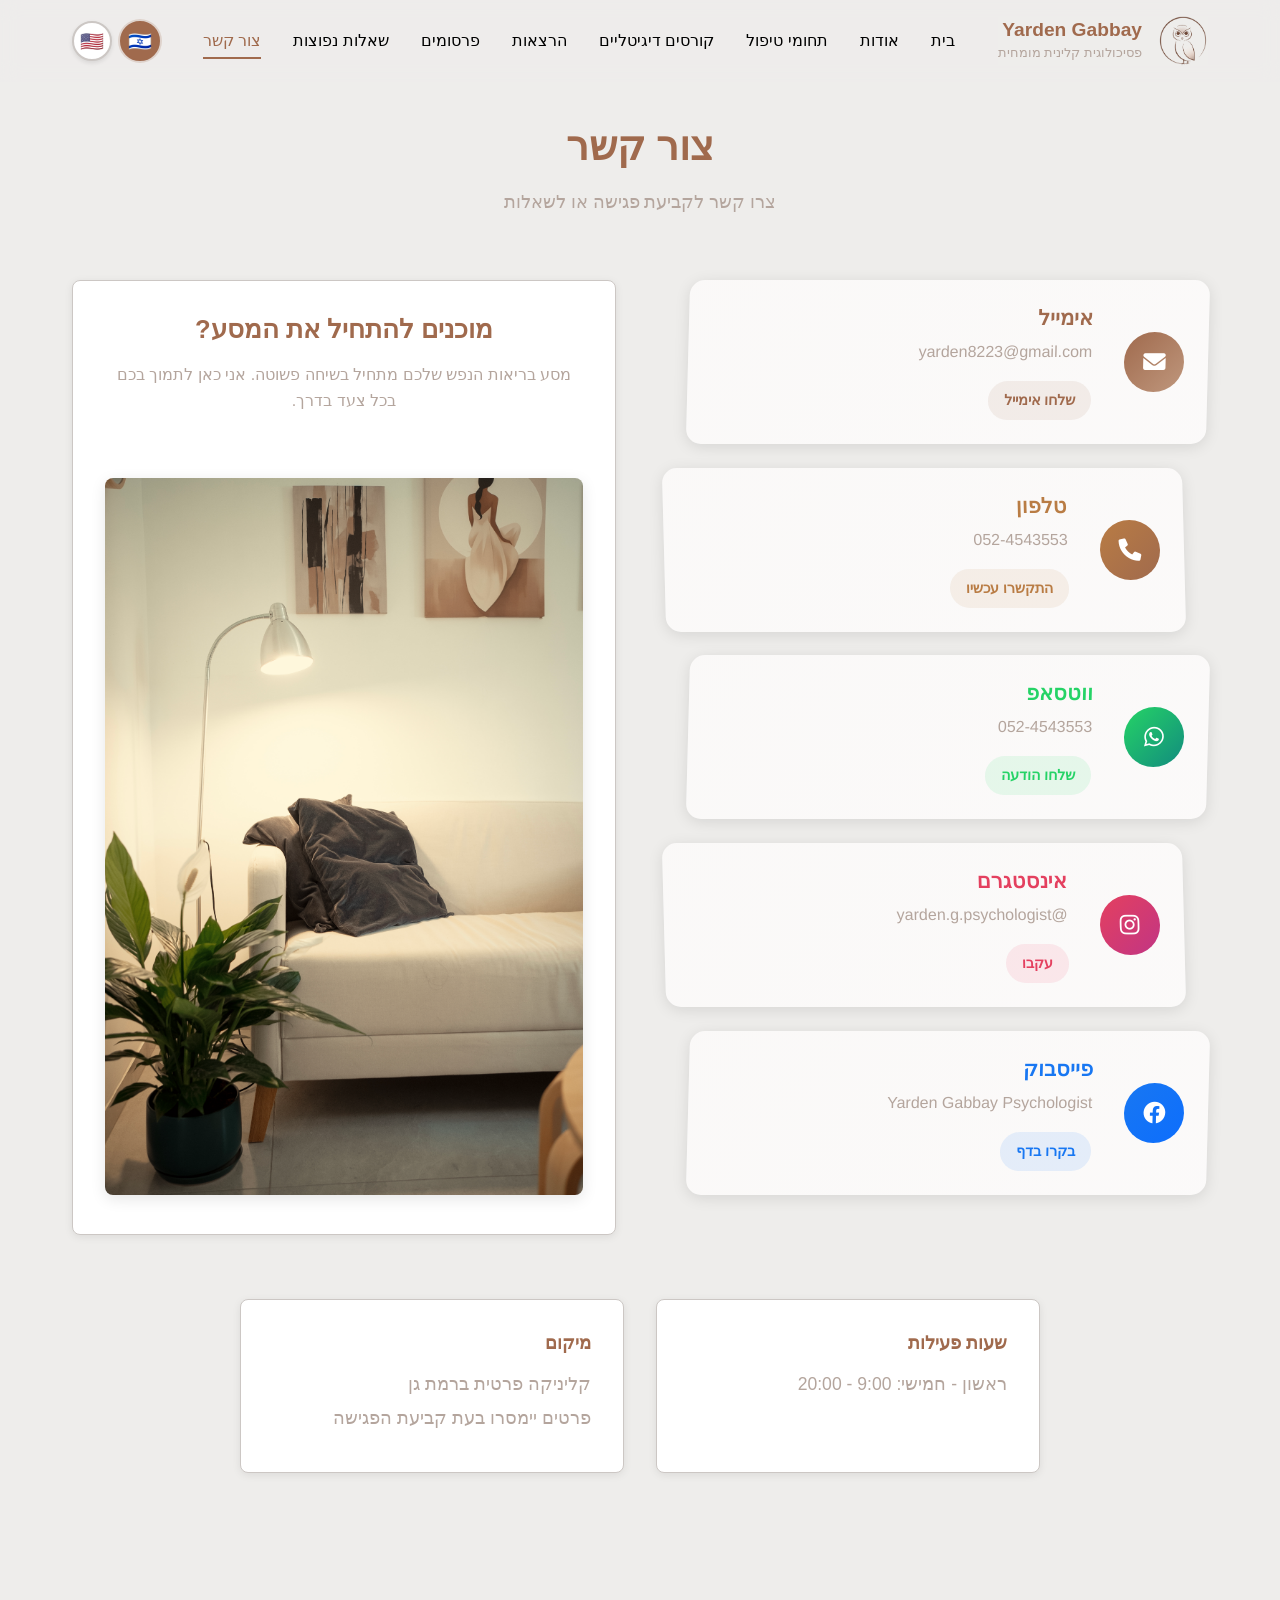
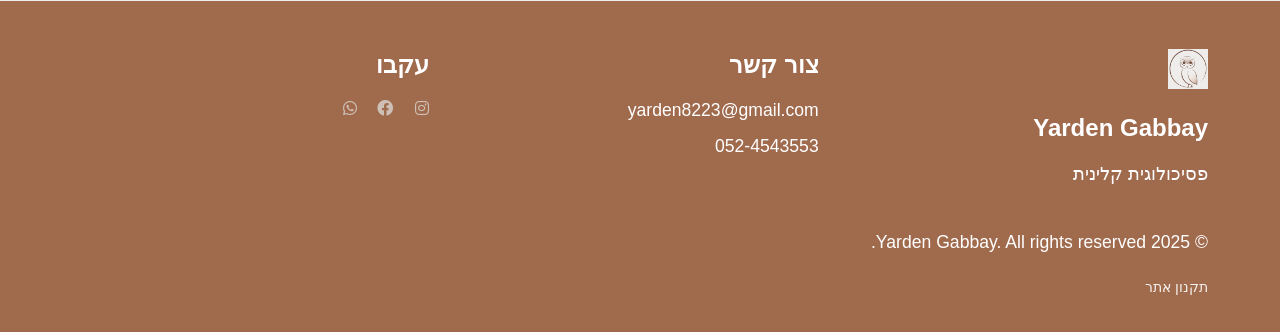
<file: contact.html>
<!DOCTYPE html>
<html lang="he" dir="rtl">
<head>
    <meta charset="UTF-8">
    <meta name="viewport" content="width=device-width, initial-scale=1.0">
    <title>צור קשר - ירדן גבאי | Contact - Yarden Gabbay</title>
    <meta name="description" content="צרו קשר עם ירדן גבאי - פסיכולוגית קלינית מומחית ברמת גן. טלפון: 052-4543553, אימייל: yarden8223@gmail.com. קביעת פגישה ושאלות.">
    <meta name="keywords" content="צור קשר, ירדן גבאי, פסיכולוגית קלינית, רמת גן, טלפון, אימייל, קביעת פגישה, טיפול נפשי">
    <meta name="robots" content="index, follow">
    <link rel="canonical" href="https://yardengabbay.com/contact.html">
    
    <!-- Open Graph Meta Tags -->
    <meta property="og:title" content="צור קשר - ירדן גבאי פסיכולוגית קלינית">
    <meta property="og:description" content="צרו קשר עם ירדן גבאי - פסיכולוגית קלינית מומחית ברמת גן. טלפון: 052-4543553, אימייל: yarden8223@gmail.com.">
    <meta property="og:image" content="https://yardengabbay.com/assets/images/couch.jpg">
    <meta property="og:url" content="https://yardengabbay.com/contact.html">
    <meta property="og:type" content="website">
    
    <link rel="stylesheet" href="assets/css/styles.css">
    <link href="https://fonts.googleapis.com/css2?family=Inter:wght@300;400;500;600;700&display=swap" rel="stylesheet">
    <link rel="stylesheet" href="https://cdnjs.cloudflare.com/ajax/libs/font-awesome/6.0.0/css/all.min.css">
    <script>
        window.args = {
            sitekey   : '11dd73d4c0ea2bedcdd41e8923ac0d0f',
            position  : 'Left',
            container : '',
            icon : '',
            access : 'https://vee-crm.com',
            styles : {
                primary_color: '#b99134',
                secondary_color: '#fcecc8',
                background_color: '#f6f6f6',
                primary_text_color: '#636363',
                headers_text_color: '#efc7a7',
                primary_font_size: 14,
                slider_left_color:  '#ce9162',
                slider_right_color:  '#170a01',
                icon_vertical_position: 'top',
                icon_offset_top: 100,
                icon_offset_bottom: 0,
                highlight_focus_color: '#e3c47b',
                toggler_icon_color: '#ffffff',
            },
            links : {
                acc_policy: '',
                additional_link: 'https://vee.co.il/pricing/'
            },
            options : {
                open: false,
                aaa: false,
                hide_tablet: false,
                hide_mobile: false,
                button_size_tablet: 44,
                button_size_mobile: 34,
                position_tablet: 'Right',
                position_mobile: 'Right',
                icon_vertical_position_tablet: 'top',
                icon_vertical_position_mobile: 'top',
                icon_offset_top_tablet: 100,
                icon_offset_bottom_tablet: 0,
                icon_offset_top_mobile: 100,
                icon_offset_bottom_mobile: 0,
                keyboard_shortcut: true,
                hide_purchase_link: false,
                display_checkmark_icon: false,
                active_toggler_color: '#118f38'
            },
            exclude : []
        };
        
        (function(doc, head, body){
            var embed = doc.createElement('script');
            embed.src = window.args['access'] + '/js/';
            embed.defer = true;
            embed.crossOrigin = 'anonymous';
            embed.setAttribute('data-cfasync', true );
            body? body.appendChild(embed) : head.appendChild(embed);
        })(document, document.head, document.body);
        </script>
</head>
<body>
    <!-- Navigation -->
    <nav class="navbar">
        <div class="nav-container">
            <div class="nav-logo">
                <img src="assets/images/logo.png" class="logo-image">
                <div class="logo-text">
                    <h2>Yarden Gabbay</h2>
                    <p data-en="Clinical Psychologist Specialist" data-he="פסיכולוגית קלינית מומחית">פסיכולוגית קלינית מומחית</p>
                </div>
            </div>
            <div class="nav-menu" id="nav-menu">
                <a href="index.html" class="nav-link" data-en="Home" data-he="בית">בית</a>
                <a href="about.html" class="nav-link" data-en="About" data-he="אודות">אודות</a>
                <a href="therapy.html" class="nav-link" data-en="Areas of Therapy" data-he="תחומי טיפול">תחומי טיפול</a>
                <a href="courses.html" class="nav-link" data-en="Digital Courses" data-he="קורסים דיגיטליים">קורסים דיגיטליים</a>
                <a href="lectures.html" class="nav-link" data-en="Lectures" data-he="הרצאות">הרצאות</a>
                <a href="publications.html" class="nav-link" data-en="Publications" data-he="פרסומים">פרסומים</a>
                <a href="faq.html" class="nav-link" data-en="FAQ" data-he="שאלות נפוצות">שאלות נפוצות</a>
                <a href="contact.html" class="nav-link active" data-en="Contact" data-he="צור קשר">צור קשר</a>
            </div>
            <div class="nav-toggle" id="nav-toggle">
                <span class="bar"></span>
                <span class="bar"></span>
                <span class="bar"></span>
            </div>
            <div class="language-toggle">
                <button class="lang-btn flag-btn active" data-lang="he" title="עברית">🇮🇱</button>
                <button class="lang-btn flag-btn" data-lang="en" title="English">🇺🇸</button>
            </div>
        </div>
    </nav>

    <!-- Contact Page -->
    <section class="contact-page">
        <div class="container">
            <!-- Page Header -->
            <div class="page-header">
                <h1 data-en="Contact" data-he="צור קשר">צור קשר</h1>
                <p data-en="Get in touch to schedule a consultation or ask any questions" data-he="צרו קשר לקביעת פגישה או לשאלות">צרו קשר לקביעת פגישה או לשאלות</p>
            </div>

            <!-- Contact Information with CTA -->
            <div class="contact-section">
                <div class="contact-layout">
                    <!-- Contact Items -->
                    <div class="contact-flow">
                        <!-- Email -->
                        <div class="contact-item email-item">
                            <div class="contact-bg"></div>
                            <div class="contact-content">
                                <div class="contact-icon">
                                    <i class="fas fa-envelope"></i>
                                </div>
                                <div class="contact-details">
                                    <h3 data-en="Email" data-he="אימייל">אימייל</h3>
                                    <p>yarden8223@gmail.com</p>
                                    <a href="mailto:yarden8223@gmail.com" class="contact-link" data-en="Send Email" data-he="שלחו אימייל">שלחו אימייל</a>
                                </div>
                            </div>
                        </div>

                        <!-- Phone -->
                        <div class="contact-item phone-item">
                            <div class="contact-bg"></div>
                            <div class="contact-content">
                                <div class="contact-icon">
                                    <i class="fas fa-phone"></i>
                                </div>
                                <div class="contact-details">
                                    <h3 data-en="Phone" data-he="טלפון">טלפון</h3>
                                    <p>052-4543553</p>
                                    <a href="tel:052-4543553" class="contact-link" data-en="Call Now" data-he="התקשרו עכשיו">התקשרו עכשיו</a>
                                </div>
                            </div>
                        </div>

                        <!-- WhatsApp -->
                        <div class="contact-item whatsapp-item">
                            <div class="contact-bg"></div>
                            <div class="contact-content">
                                <div class="contact-icon">
                                    <i class="fab fa-whatsapp"></i>
                                </div>
                                <div class="contact-details">
                                    <h3 data-en="WhatsApp" data-he="ווטסאפ">ווטסאפ</h3>
                                    <p>052-4543553</p>
                                    <a href="https://wa.me/972524543553" target="_blank" class="contact-link" data-en="Send Message" data-he="שלחו הודעה">שלחו הודעה</a>
                                </div>
                            </div>
                        </div>

                        <!-- Instagram -->
                        <div class="contact-item instagram-item">
                            <div class="contact-bg"></div>
                            <div class="contact-content">
                                <div class="contact-icon">
                                    <i class="fab fa-instagram"></i>
                                </div>
                                <div class="contact-details">
                                    <h3 data-en="Instagram" data-he="אינסטגרם">אינסטגרם</h3>
                                    <p>@yarden.g.psychologist</p>
                                    <a href="https://instagram.com/yarden.g.psychologist" target="_blank" class="contact-link" data-en="Follow" data-he="עקבו">עקבו</a>
                                </div>
                            </div>
                        </div>

                        <!-- Facebook -->
                        <div class="contact-item facebook-item">
                            <div class="contact-bg"></div>
                            <div class="contact-content">
                                <div class="contact-icon">
                                    <i class="fab fa-facebook"></i>
                                </div>
                                <div class="contact-details">
                                    <h3 data-en="Facebook" data-he="פייסבוק">פייסבוק</h3>
                                    <p>Yarden Gabbay Psychologist</p>
                                    <a href="https://www.facebook.com/yarden.g.psychologist" target="_blank" class="contact-link" data-en="Visit Page" data-he="בקרו בדף">בקרו בדף</a>
                                </div>
                            </div>
                        </div>
                    </div>

                    <!-- CTA Section -->
                    <div class="cta-sidebar">
                        <div class="cta-content">
                            <div class="cta-text">
                                <h2>מוכנים להתחיל את המסע?</h2>
                                <p>מסע בריאות הנפש שלכם מתחיל בשיחה פשוטה. אני כאן לתמוך בכם בכל צעד בדרך.</p>
                            </div>
                            <div class="cta-image">
                                <img src="assets/images/couch.jpg" alt="Therapy couch" class="couch-image">
                            </div>
                        </div>
                    </div>
                </div>
            </div>

            <!-- Office Information -->
            <div class="office-section">
                <div class="office-grid">
                    <div class="office-item">
                        <h3 data-en="Office Hours" data-he="שעות פעילות">שעות פעילות</h3>
                        <p data-en="Sunday - Thursday: 9:00 AM - 8:00 PM" data-he="ראשון - חמישי: 9:00 - 20:00">ראשון - חמישי: 9:00 - 20:00</p>
                    </div>
                    <div class="office-item">
                        <h3 data-en="Location" data-he="מיקום">מיקום</h3>
                        <p data-en="Private clinic in Ramat Gan" data-he="קליניקה פרטית ברמת גן">קליניקה פרטית ברמת גן</p>
                        <p data-en="Details provided upon scheduling" data-he="פרטים יימסרו בעת קביעת הפגישה">פרטים יימסרו בעת קביעת הפגישה</p>
                    </div>
                </div>
            </div>
        </div>
    </section>

    <!-- Footer -->
    <footer class="footer">
        <div class="container">
            <div class="footer-content">
                <div class="footer-section">
                    <img src="assets/images/logo.png" class="footer-logo">
                    <h3>Yarden Gabbay</h3>
                    <p data-en="Clinical Psychologist" data-he="פסיכולוגית קלינית">פסיכולוגית קלינית</p>
                </div>
                <div class="footer-section">
                    <h3 data-en="Contact" data-he="צור קשר">צור קשר</h3>
                    <p>yarden8223@gmail.com</p>
                    <p>052-4543553</p>
                </div>
                <div class="footer-section">
                    <h3 data-en="Follow" data-he="עקבו">עקבו</h3>
                    <div class="social-links">
                        <a href="https://instagram.com/yarden.g.psychologist" target="_blank"><i class="fab fa-instagram"></i></a>
                        <a href="https://www.facebook.com/yarden.g.psychologist" target="_blank"><i class="fab fa-facebook"></i></a>
                        <a href="https://wa.me/972524543553" target="_blank"><i class="fab fa-whatsapp"></i></a>
                    </div>
                </div>
            </div>
            <div class="footer-bottom">
                <p>&copy; 2025 Yarden Gabbay. All rights reserved.</p>
                <div class="disclaimer">
                    <p><a href="terms.html" class="footer-link" data-en="Terms and Conditions" data-he="תקנון אתר">תקנון אתר</a></p>
                </div>
            </div>
        </div>
    </footer>

    <script src="assets/js/script.js"></script>
</body>
</html>
</file>
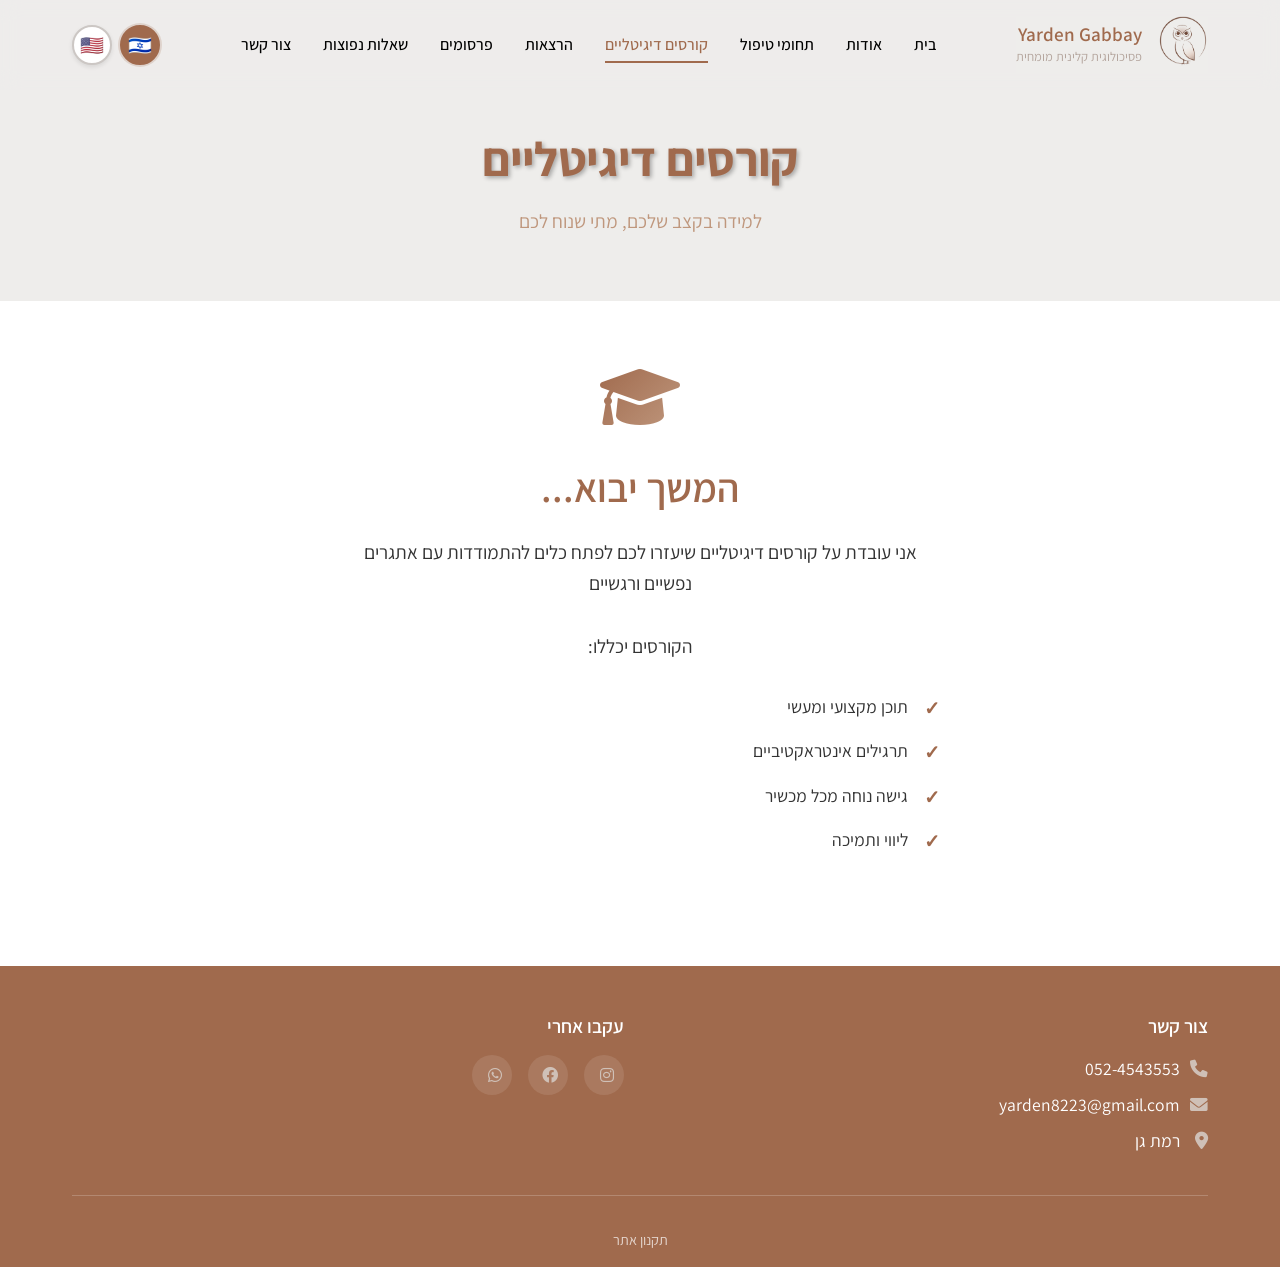
<file: courses.html>
<!DOCTYPE html>
<html lang="he" dir="rtl">
<head>
    <meta charset="UTF-8">
    <meta name="viewport" content="width=device-width, initial-scale=1.0">
    <title>קורסים דיגיטליים - ירדן גבאי | Digital Courses - Yarden Gabbay</title>
    <link rel="stylesheet" href="assets/css/styles.css">
    <link href="https://fonts.googleapis.com/css2?family=Assistant:wght@300;400;600;700&family=Lora:ital,wght@0,400;0,600;1,400&family=Open+Sans:wght@300;400;600&display=swap" rel="stylesheet">
    <link rel="stylesheet" href="https://cdnjs.cloudflare.com/ajax/libs/font-awesome/6.0.0/css/all.min.css">
    <script>
        window.args = {
            sitekey   : '11dd73d4c0ea2bedcdd41e8923ac0d0f',
            position  : 'Left',
            container : '',
            icon : '',
            access : 'https://vee-crm.com',
            styles : {
                primary_color: '#b99134',
                secondary_color: '#fcecc8',
                background_color: '#f6f6f6',
                primary_text_color: '#636363',
                headers_text_color: '#efc7a7',
                primary_font_size: 14,
                slider_left_color:  '#ce9162',
                slider_right_color:  '#170a01',
                icon_vertical_position: 'top',
                icon_offset_top: 100,
                icon_offset_bottom: 0,
                highlight_focus_color: '#e3c47b',
                toggler_icon_color: '#ffffff',
            },
            links : {
                acc_policy: '',
                additional_link: 'https://vee.co.il/pricing/'
            },
            options : {
                open: false,
                aaa: false,
                hide_tablet: false,
                hide_mobile: false,
                button_size_tablet: 44,
                button_size_mobile: 34,
                position_tablet: 'Right',
                position_mobile: 'Right',
                icon_vertical_position_tablet: 'top',
                icon_vertical_position_mobile: 'top',
                icon_offset_top_tablet: 100,
                icon_offset_bottom_tablet: 0,
                icon_offset_top_mobile: 100,
                icon_offset_bottom_mobile: 0,
                keyboard_shortcut: true,
                hide_purchase_link: false,
                display_checkmark_icon: false,
                active_toggler_color: '#118f38'
            },
            exclude : []
        };
        
        (function(doc, head, body){
            var embed = doc.createElement('script');
            embed.src = window.args['access'] + '/js/';
            embed.defer = true;
            embed.crossOrigin = 'anonymous';
            embed.setAttribute('data-cfasync', true );
            body? body.appendChild(embed) : head.appendChild(embed);
        })(document, document.head, document.body);
        </script>
</head>
<body>
    <!-- Navigation -->
    <nav class="navbar">
        <div class="nav-container">
            <div class="nav-logo">
                <img src="assets/images/logo.png" class="logo-image">
                <div class="logo-text">
                    <h2>Yarden Gabbay</h2>
                    <p data-en="Clinical Psychologist Specialist" data-he="פסיכולוגית קלינית מומחית">פסיכולוגית קלינית מומחית</p>
                </div>
            </div>
            <div class="nav-menu">
                <a href="index.html" class="nav-link" data-en="Home" data-he="בית">בית</a>
                <a href="about.html" class="nav-link" data-en="About" data-he="אודות">אודות</a>
                <a href="therapy.html" class="nav-link" data-en="Areas of Therapy" data-he="תחומי טיפול">תחומי טיפול</a>
                <a href="courses.html" class="nav-link active" data-en="Digital Courses" data-he="קורסים דיגיטליים">קורסים דיגיטליים</a>
                <a href="lectures.html" class="nav-link" data-en="Lectures" data-he="הרצאות">הרצאות</a>
                <a href="publications.html" class="nav-link" data-en="Publications" data-he="פרסומים">פרסומים</a>
                <a href="faq.html" class="nav-link" data-en="FAQ" data-he="שאלות נפוצות">שאלות נפוצות</a>
                <a href="contact.html" class="nav-link" data-en="Contact" data-he="צור קשר">צור קשר</a>
            </div>
            <div class="nav-toggle">
                <span class="bar"></span>
                <span class="bar"></span>
                <span class="bar"></span>
            </div>
            <div class="language-toggle">
                <button class="lang-btn flag-btn active" data-lang="he" title="עברית">🇮🇱</button>
                <button class="lang-btn flag-btn" data-lang="en" title="English">🇺🇸</button>
            </div>
        </div>
    </nav>

    <!-- Courses Hero Section -->
    <section class="courses-hero">
        <div class="container">
            <div class="courses-hero-content">
                <h1 class="page-title" data-en="Digital Courses" data-he="קורסים דיגיטליים">קורסים דיגיטליים</h1>
                <p class="page-subtitle" data-en="Learn at your own pace, whenever it's convenient for you" data-he="למידה בקצב שלכם, מתי שנוח לכם">למידה בקצב שלכם, מתי שנוח לכם</p>
            </div>
        </div>
    </section>

    <!-- Coming Soon Section -->
    <section class="coming-soon">
        <div class="container">
            <div class="coming-soon-content">
                <div class="coming-soon-icon">
                    <i class="fas fa-graduation-cap"></i>
                </div>
                <h2 data-en="Coming Soon..." data-he="המשך יבוא...">המשך יבוא...</h2>
                <p data-en="I'm working on digital courses that will help you develop tools for dealing with mental and emotional challenges" data-he="אני עובדת על קורסים דיגיטליים שיעזרו לכם לפתח כלים להתמודדות עם אתגרים נפשיים ורגשיים">אני עובדת על קורסים דיגיטליים שיעזרו לכם לפתח כלים להתמודדות עם אתגרים נפשיים ורגשיים</p>
                <p data-en="The courses will include:" data-he="הקורסים יכללו:">הקורסים יכללו:</p>
                <ul class="features-list">
                    <li data-en="Professional and practical content" data-he="תוכן מקצועי ומעשי">תוכן מקצועי ומעשי</li>
                    <li data-en="Interactive exercises" data-he="תרגילים אינטראקטיביים">תרגילים אינטראקטיביים</li>
                    <li data-en="Convenient access from any device" data-he="גישה נוחה מכל מכשיר">גישה נוחה מכל מכשיר</li>
                    <li data-en="Guidance and support" data-he="ליווי ותמיכה">ליווי ותמיכה</li>
                </ul>

            </div>
        </div>
    </section>

    <!-- Footer -->
    <footer class="footer">
        <div class="container">
            <div class="footer-content">
                <div class="footer-section">
                    <h4 data-en="Contact" data-he="צור קשר">צור קשר</h4>
                    <p><i class="fas fa-phone"></i> 052-4543553</p>
                    <p><i class="fas fa-envelope"></i> yarden8223@gmail.com</p>
                    <p><i class="fas fa-map-marker-alt"></i> <span data-en="Ramat Gan" data-he="רמת גן">רמת גן</span></p>
                </div>
                <div class="footer-section">
                    <h4 data-en="Follow Us" data-he="עקבו אחרי">עקבו אחרי</h4>
                    <div class="social-links-footer">
                        <a href="https://instagram.com/yarden.g.psychologist" target="_blank">
                            <i class="fab fa-instagram"></i>
                        </a>
                        <a href="https://www.facebook.com/yarden.g.psychologist" target="_blank">
                            <i class="fab fa-facebook"></i>
                        </a>
                        <a href="https://wa.me/972524543553" target="_blank">
                            <i class="fab fa-whatsapp"></i>
                        </a>
                    </div>
                </div>

            </div>
            <div class="footer-disclaimer">
                <p><a href="terms.html" class="footer-link" data-en="Terms and Conditions" data-he="תקנון אתר">תקנון אתר</a></p>
            </div>
        </div>
    </footer>

    <script src="assets/js/script.js"></script>
    <script src="assets/js/image-handler.js"></script>
</body>
</html>
</file>
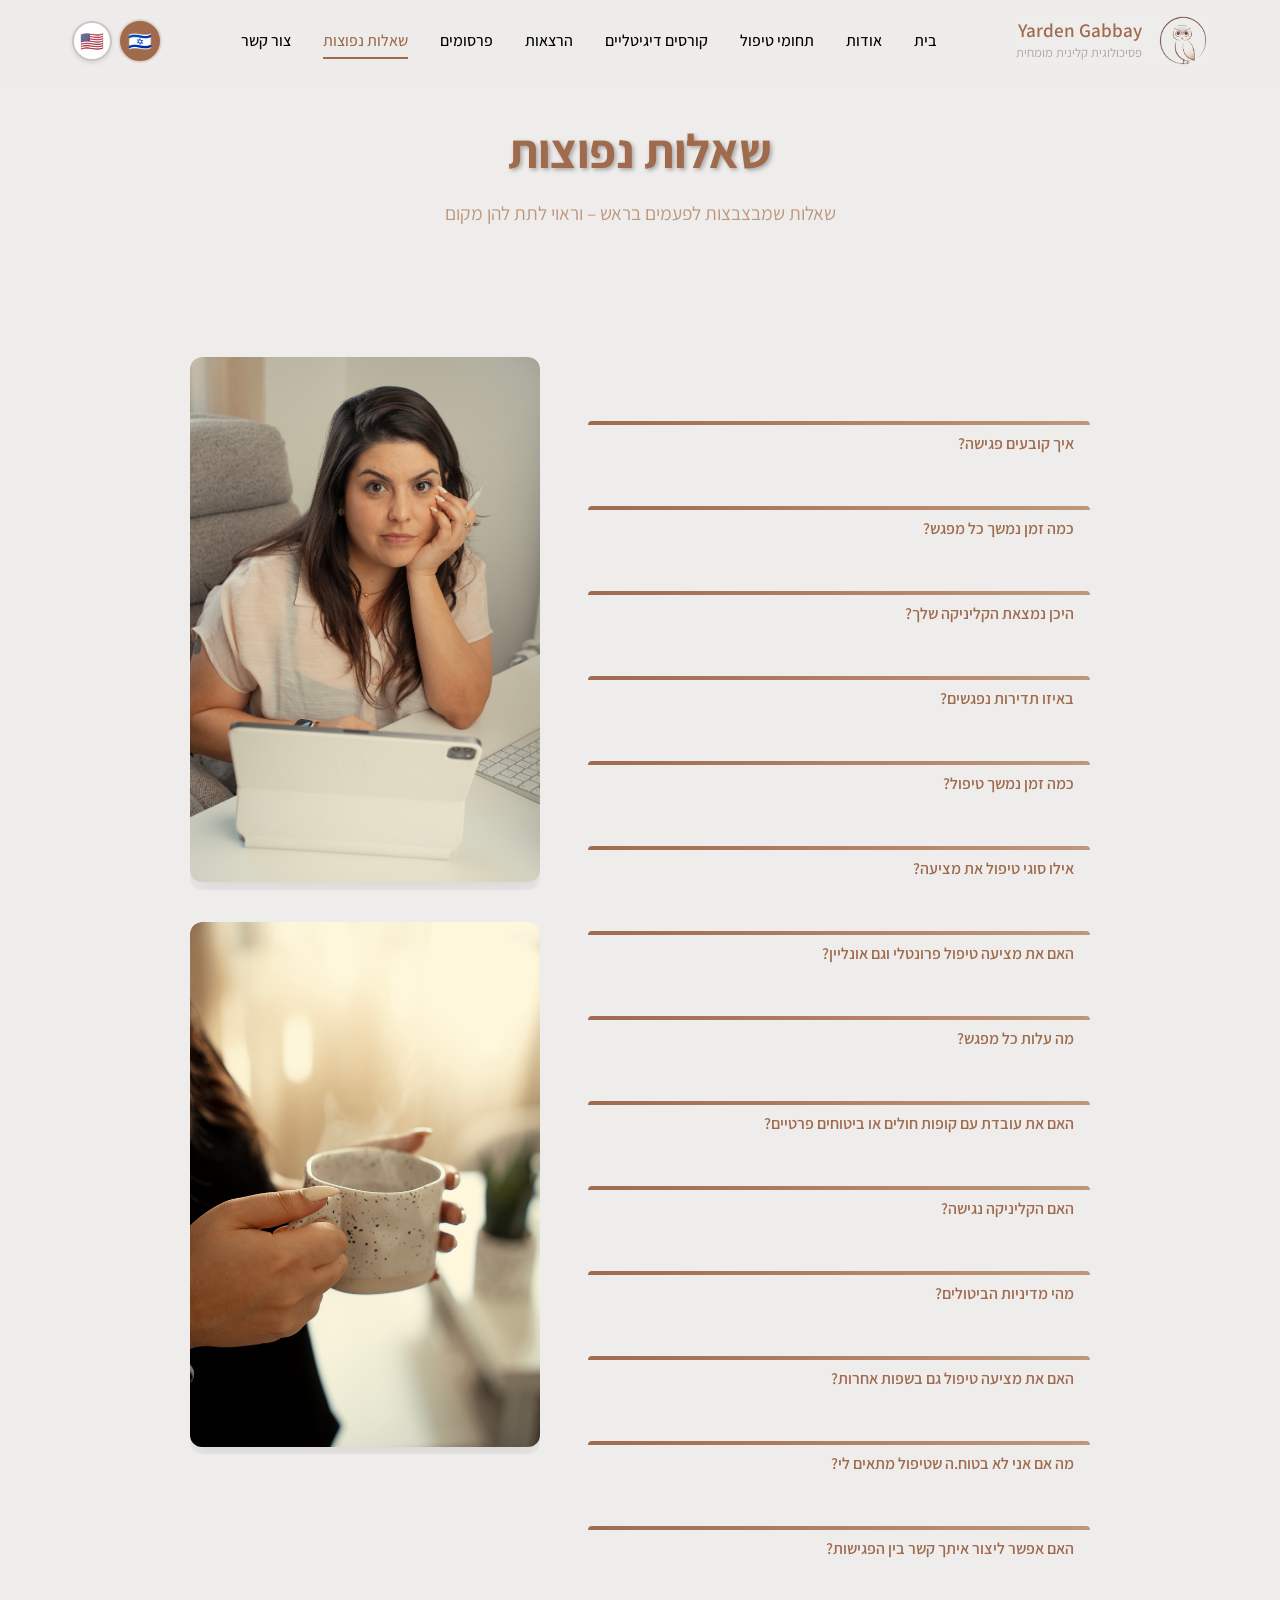
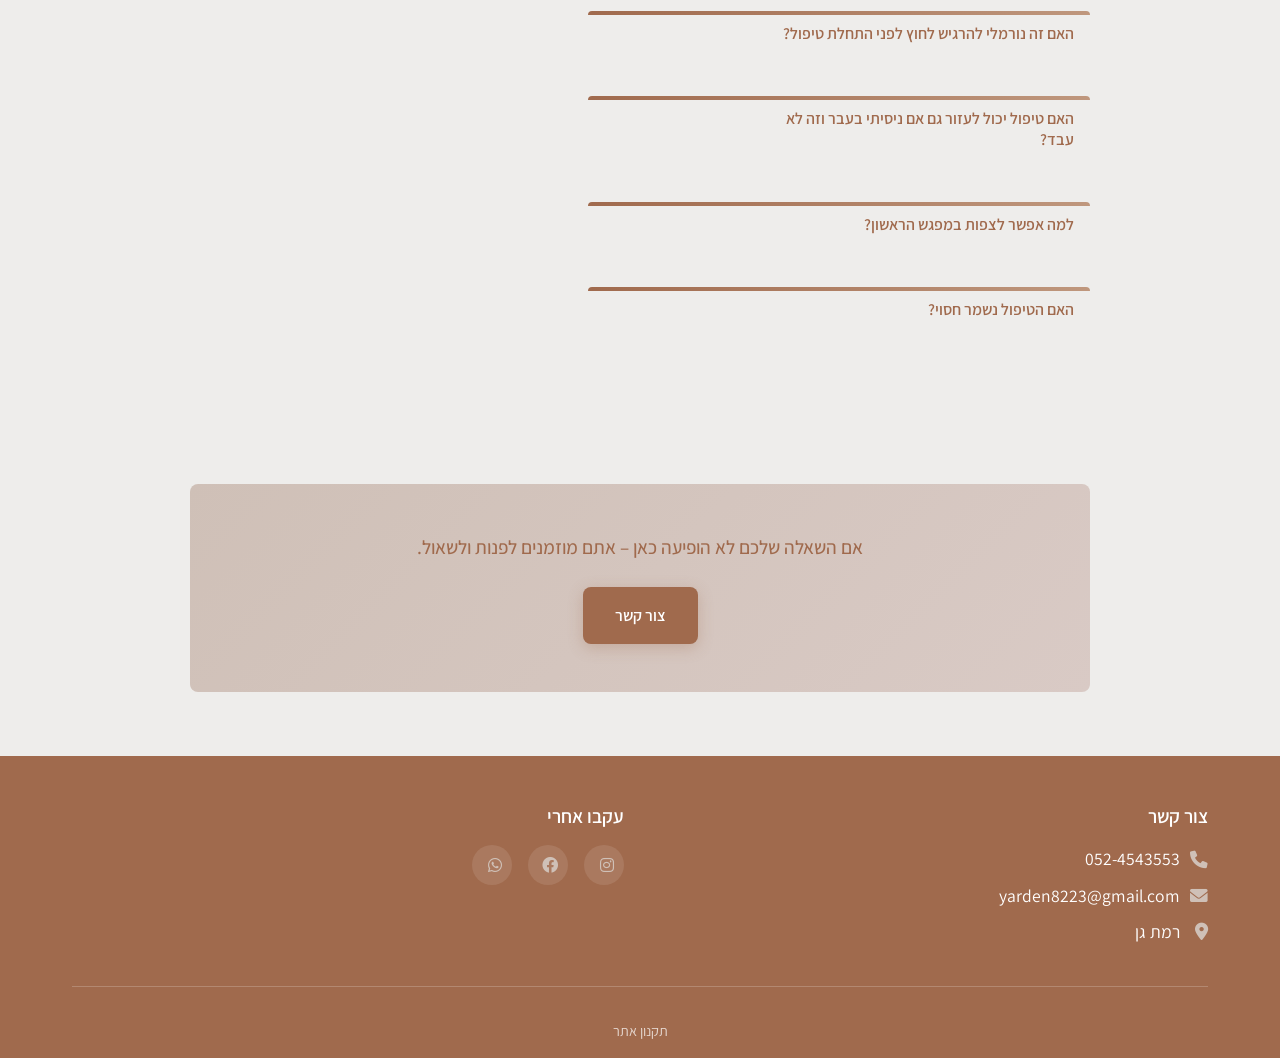
<file: faq.html>
<!DOCTYPE html>
<html lang="he" dir="rtl">
<head>
    <meta charset="UTF-8">
    <meta name="viewport" content="width=device-width, initial-scale=1.0">
    <title>שאלות נפוצות - ירדן גבאי | FAQ - Yarden Gabbay</title>
    <meta name="description" content="שאלות נפוצות על טיפול פסיכולוגי עם ירדן גבאי. תשובות על תהליך הטיפול, עלויות, משך הטיפול, סוגי טיפול ועוד.">
    <meta name="robots" content="index, follow">
    <link rel="canonical" href="https://yardengabbay.com/faq.html">
    <link rel="stylesheet" href="assets/css/styles.css">
    <link href="https://fonts.googleapis.com/css2?family=Assistant:wght@300;400;600;700&family=Lora:ital,wght@0,400;0,600;1,400&family=Open+Sans:wght@300;400;600&display=swap" rel="stylesheet">
    <link rel="stylesheet" href="https://cdnjs.cloudflare.com/ajax/libs/font-awesome/6.0.0/css/all.min.css">
    <script>
        window.args = {
            sitekey   : '11dd73d4c0ea2bedcdd41e8923ac0d0f',
            position  : 'Left',
            container : '',
            icon : '',
            access : 'https://vee-crm.com',
            styles : {
                primary_color: '#b99134',
                secondary_color: '#fcecc8',
                background_color: '#f6f6f6',
                primary_text_color: '#636363',
                headers_text_color: '#efc7a7',
                primary_font_size: 14,
                slider_left_color:  '#ce9162',
                slider_right_color:  '#170a01',
                icon_vertical_position: 'top',
                icon_offset_top: 100,
                icon_offset_bottom: 0,
                highlight_focus_color: '#e3c47b',
                toggler_icon_color: '#ffffff',
            },
            links : {
                acc_policy: '',
                additional_link: 'https://vee.co.il/pricing/'
            },
            options : {
                open: false,
                aaa: false,
                hide_tablet: false,
                hide_mobile: false,
                button_size_tablet: 44,
                button_size_mobile: 34,
                position_tablet: 'Right',
                position_mobile: 'Right',
                icon_vertical_position_tablet: 'top',
                icon_vertical_position_mobile: 'top',
                icon_offset_top_tablet: 100,
                icon_offset_bottom_tablet: 0,
                icon_offset_top_mobile: 100,
                icon_offset_bottom_mobile: 0,
                keyboard_shortcut: true,
                hide_purchase_link: false,
                display_checkmark_icon: false,
                active_toggler_color: '#118f38'
            },
            exclude : []
        };
        
        (function(doc, head, body){
            var embed = doc.createElement('script');
            embed.src = window.args['access'] + '/js/';
            embed.defer = true;
            embed.crossOrigin = 'anonymous';
            embed.setAttribute('data-cfasync', true );
            body? body.appendChild(embed) : head.appendChild(embed);
        })(document, document.head, document.body);
        </script>
    <style>
        /* Chat Bubbles FAQ Styles */
        .faq-hero {
            background: var(--bg-primary);
            padding: 120px 0 4rem;
            text-align: center;
        }

        .faq-content {
            padding: var(--section-padding);
            background: var(--bg-primary);
        }

        .faq-container {
            max-width: 900px;
            margin: 0 auto;
        }

        .faq-intro {
            text-align: center;
            margin-bottom: 3rem;
            padding: 2rem;
        }

        .faq-intro p {
            font-size: 1.2rem;
            color: var(--accent-primary);
            font-style: italic;
            margin: 0;
        }

        .faq-list {
            display: flex;
            flex-direction: column;
            gap: 1rem;
            list-style: none;
            padding: 0;
            margin: 0;
        }

        .faq-item {
            display: flex;
            flex-direction: column;
            gap: 0.5rem;
            background: transparent;
            border: none;
            border-radius: 0;
            box-shadow: none;
            padding: 0;
            margin-bottom: 1rem;
        }

        /* Question bubble */
        .q-btn {
            max-width: 44ch;
            padding: 12px 16px;
            border: 0;
            border-radius: 0;
            background: transparent;
            color: var(--accent-primary);
            text-align: start;
            font-size: 16px;
            font-weight: 600;
            cursor: pointer;
            outline: none;
            transition: all 0.3s ease;
            font-family: var(--font-hebrew);
            align-self: flex-start;
        }

        .q-btn:hover {
            background: transparent;
            color: var(--accent-hover);
        }

        .q-btn:focus-visible {
            outline: 2px solid var(--accent-primary);
            outline-offset: 2px;
        }

        /* Answer wrapper (collapsible) */
        .answer-wrap {
            max-width: 44ch;
            align-self: flex-end;
            overflow: hidden;
            max-height: 0;
            transition: max-height 0.3s cubic-bezier(0.4, 0, 0.2, 1);
        }

        /* Answer bubble */
        .a-box {
            margin-top: 8px;
            padding: 12px 16px;
            border-radius: 0;
            background: transparent;
            color: #333;
            line-height: 1.6;
            font-size: 15px;
            opacity: 0;
            transform: translateX(20px);
            transition: opacity 0.3s cubic-bezier(0.4, 0, 0.2, 1), transform 0.3s cubic-bezier(0.4, 0, 0.2, 1);
            font-family: var(--font-hebrew);
        }

        /* Open state */
        .answer-wrap.is-open {
            max-height: 500px;
        }

        .answer-wrap.is-open .a-box {
            opacity: 1;
            transform: translateX(0);
        }

        /* Respect reduced motion */
        @media (prefers-reduced-motion: reduce) {
            .a-box {
                transition: opacity 0.3s cubic-bezier(0.4, 0, 0.2, 1);
                transform: none !important;
            }
        }

        .faq-cta {
            text-align: center;
            margin-top: 4rem;
            padding: 3rem;
        }

        .faq-cta p {
            font-size: 1.2rem;
            margin-bottom: 1.5rem;
            color: var(--accent-primary);
            font-weight: 500;
        }

        .faq-cta .cta-button {
            display: inline-block;
            background: var(--accent-primary);
            color: white;
            padding: 1rem 2rem;
            text-decoration: none;
            border-radius: var(--border-radius);
            font-weight: 600;
            transition: var(--transition);
            border: none;
            cursor: pointer;
        }

        .faq-cta .cta-button:hover {
            background: var(--accent-hover);
        }

        /* English language adjustments */
        [lang="en"] .q-btn {
            align-self: flex-end;
        }

        [lang="en"] .answer-wrap {
            align-self: flex-start;
        }

        [lang="en"] .a-box {
            transform: translateX(-20px);
        }

        [lang="en"] .answer-wrap.is-open .a-box {
            transform: translateX(0);
        }

        /* FAQ Images and Layout Styles */
        .faq-layout {
            display: grid;
            grid-template-columns: 1fr 350px;
            gap: 3rem;
            max-width: 1200px;
            margin: 0 auto;
            position: relative;
        }

        .faq-content {
            min-height: 100vh;
        }

        .faq-images-sidebar {
            position: sticky;
            top: 2rem;
            height: fit-content;
            display: flex;
            flex-direction: column;
            gap: 2rem;
        }

        .faq-image {
            width: 100%;
            height: auto;
            border-radius: 12px;
            box-shadow: 0 8px 25px rgba(0,0,0,0.1);
            transition: all 0.4s cubic-bezier(0.4, 0, 0.2, 1);
            opacity: 0;
            transform: translateY(30px);
            animation: fadeInUp 0.8s ease-out forwards;
        }

        .faq-image:nth-child(1) {
            animation-delay: 0.2s;
        }

        .faq-image:nth-child(2) {
            animation-delay: 0.4s;
        }

        .faq-image:hover {
            transform: translateY(-5px) scale(1.02);
            box-shadow: 0 12px 35px rgba(0,0,0,0.15);
        }

        @keyframes fadeInUp {
            to {
                opacity: 1;
                transform: translateY(0);
            }
        }

        .faq-image-container {
            position: relative;
            overflow: hidden;
            border-radius: 12px;
        }

        .faq-image-container::before {
            content: '';
            position: absolute;
            top: 0;
            left: 0;
            right: 0;
            bottom: 0;
            background: linear-gradient(135deg, rgba(255,255,255,0.1) 0%, rgba(255,255,255,0) 100%);
            z-index: 1;
            opacity: 0;
            transition: opacity 0.3s ease;
        }

        .faq-image-container:hover::before {
            opacity: 1;
        }

        /* Responsive design */
        @media (max-width: 768px) {
            .faq-layout {
                grid-template-columns: 1fr;
                gap: 2rem;
            }

            .faq-images-sidebar {
                position: static;
                order: -1;
                flex-direction: row;
                justify-content: center;
            }

            .faq-image {
                max-width: 200px;
            }

            .faq-hero {
                padding: 100px 0 2rem;
            }
            
            .faq-content::before {
                display: none;
            }
            
            .faq-intro {
                padding: 1.5rem;
                margin-bottom: 2rem;
            }
            
            .faq-intro p {
                font-size: 1.1rem;
            }
            
            .q-btn {
                font-size: 15px;
                padding: 10px 14px;
            }
            
            .a-box {
                font-size: 14px;
                padding: 10px 14px;
            }
            
            .faq-cta {
                padding: 2rem 1rem;
                margin-top: 3rem;
            }
            
            .faq-cta p {
                font-size: 1.1rem;
            }
        }

        @media (max-width: 480px) {
            .faq-hero {
                padding: 80px 0 1.5rem;
            }
            
            .faq-content {
                padding: 2rem 0;
            }
            
            .faq-intro {
                padding: 1rem;
            }
            
            .faq-intro p {
                font-size: 1rem;
            }
            
            .q-btn {
                font-size: 14px;
                padding: 8px 12px;
            }
            
            .a-box {
                font-size: 13px;
                padding: 8px 12px;
            }
            
            .faq-cta {
                padding: 1.5rem 1rem;
            }
            
            .faq-cta p {
                font-size: 1rem;
            }
        }
    </style>
</head>
<body>
    <!-- Navigation -->
    <nav class="navbar">
        <div class="nav-container">
            <div class="nav-logo">
                <img src="assets/images/logo.png" class="logo-image">
                <div class="logo-text">
                    <h2>Yarden Gabbay</h2>
                    <p data-en="Clinical Psychologist Specialist" data-he="פסיכולוגית קלינית מומחית">פסיכולוגית קלינית מומחית</p>
                </div>
            </div>
            <div class="nav-menu">
                <a href="index.html" class="nav-link" data-en="Home" data-he="בית">בית</a>
                <a href="about.html" class="nav-link" data-en="About" data-he="אודות">אודות</a>
                <a href="therapy.html" class="nav-link" data-en="Areas of Therapy" data-he="תחומי טיפול">תחומי טיפול</a>
                <a href="courses.html" class="nav-link" data-en="Digital Courses" data-he="קורסים דיגיטליים">קורסים דיגיטליים</a>
                <a href="lectures.html" class="nav-link" data-en="Lectures" data-he="הרצאות">הרצאות</a>
                <a href="publications.html" class="nav-link" data-en="Publications" data-he="פרסומים">פרסומים</a>
                <a href="faq.html" class="nav-link active" data-en="FAQ" data-he="שאלות נפוצות">שאלות נפוצות</a>
                <a href="contact.html" class="nav-link" data-en="Contact" data-he="צור קשר">צור קשר</a>
            </div>
            <div class="nav-toggle">
                <span class="bar"></span>
                <span class="bar"></span>
                <span class="bar"></span>
            </div>
            <div class="language-toggle">
                <button class="lang-btn flag-btn active" data-lang="he" title="עברית">🇮🇱</button>
                <button class="lang-btn flag-btn" data-lang="en" title="English">🇺🇸</button>
            </div>
        </div>
    </nav>

    <!-- FAQ Hero Section -->
    <section class="faq-hero">
        <div class="container">
            <div class="faq-hero-content">
                <h1 class="page-title" data-en="Frequently Asked Questions" data-he="שאלות נפוצות">שאלות נפוצות</h1>
                <p class="page-subtitle" data-en="Questions that quietly come up — and deserve space to be heard" data-he="שאלות שמבצבצות לפעמים בראש – וראוי לתת להן מקום">שאלות שמבצבצות לפעמים בראש – וראוי לתת להן מקום</p>
            </div>
        </div>
    </section>

    <!-- FAQ Content -->
    <section class="faq-content">
        <div class="container">
            <div class="faq-container">



                <div class="faq-layout">
                    <div class="faq-content">
                        <ul class="faq-list" id="faq-list">
                    <li class="faq-item" data-id="q1">
                        <button class="q-btn" type="button" aria-expanded="false" aria-controls="wrap-q1" data-en="How do I schedule an appointment?" data-he="איך קובעים פגישה?">איך קובעים פגישה?</button>
                        <div id="wrap-q1" class="answer-wrap" aria-hidden="true">
                            <div class="a-box" id="a-q1" role="region" data-en="You can contact me via the Contact page on this site, by email, or by phone. I'll get back to you as soon as possible to schedule an initial consultation." data-he="אפשר ליצור קשר דרך עמוד יצירת הקשר באתר, במייל או בטלפון. אחזור אליך בהקדם האפשרי לתיאום פגישת היכרות.">אפשר ליצור קשר דרך עמוד יצירת הקשר באתר, במייל או בטלפון. אחזור אליך בהקדם האפשרי לתיאום פגישת היכרות.</div>
                        </div>
                    </li>

                    <li class="faq-item" data-id="q2">
                        <button class="q-btn" type="button" aria-expanded="false" aria-controls="wrap-q2" data-en="How long is each session?" data-he="כמה זמן נמשך כל מפגש?">כמה זמן נמשך כל מפגש?</button>
                        <div id="wrap-q2" class="answer-wrap" aria-hidden="true">
                            <div class="a-box" id="a-q2" role="region" data-en="Each session lasts 45 minutes." data-he="כל מפגש טיפולי נמשך 45 דקות.">כל מפגש טיפולי נמשך 45 דקות.</div>
                        </div>
                    </li>

                    <li class="faq-item" data-id="q3">
                        <button class="q-btn" type="button" aria-expanded="false" aria-controls="wrap-q3" data-en="Where is your office located?" data-he="היכן נמצאת הקליניקה שלך?">היכן נמצאת הקליניקה שלך?</button>
                        <div id="wrap-q3" class="answer-wrap" aria-hidden="true">
                            <div class="a-box" id="a-q3" role="region" data-en="My clinic is located in Ramat Gan. The exact address will be shared once we schedule a session." data-he="הקליניקה ממוקמת ברמת גן. הכתובת המדויקת תימסר לאחר קביעת מועד לפגישה.">הקליניקה ממוקמת ברמת גן. הכתובת המדויקת תימסר לאחר קביעת מועד לפגישה.</div>
                        </div>
                    </li>

                    <li class="faq-item" data-id="q4">
                        <button class="q-btn" type="button" aria-expanded="false" aria-controls="wrap-q4" data-en="How often are sessions held?" data-he="באיזו תדירות נפגשים?">באיזו תדירות נפגשים?</button>
                        <div id="wrap-q4" class="answer-wrap" aria-hidden="true">
                            <div class="a-box" id="a-q4" role="region" data-en="Usually once a week, at the same day and time. We can adjust frequency based on your needs." data-he="במרבית המקרים, הפגישות מתקיימות אחת לשבוע, באותו יום ובאותה שעה. עם זאת, בהתאם לצרכים ולהעדפות שלך, ניתן לעיתים לשנות את התדירות.">במרבית המקרים, הפגישות מתקיימות אחת לשבוע, באותו יום ובאותה שעה. עם זאת, בהתאם לצרכים ולהעדפות שלך, ניתן לעיתים לשנות את התדירות.</div>
                        </div>
                    </li>

                    <li class="faq-item" data-id="q5">
                        <button class="q-btn" type="button" aria-expanded="false" aria-controls="wrap-q5" data-en="How long does therapy last?" data-he="כמה זמן נמשך טיפול?">כמה זמן נמשך טיפול?</button>
                        <div id="wrap-q5" class="answer-wrap" aria-hidden="true">
                            <div class="a-box" id="a-q5" role="region" data-en="That varies. Some come for a few months, others for longer. We'll regularly check in and adapt the process to fit your pace and goals." data-he="אורך הטיפול משתנה מאדם לאדם. יש מי שמגיעים למספר חודשים כדי לעבוד על נושא ממוקד, ואחרים בוחרים בתהליך ארוך טווח. לאורך הדרך נבחן יחד את ההתקדמות ונראה כיצד להתאים את הטיפול לקצב ולמטרות שלך.">אורך הטיפול משתנה מאדם לאדם. יש מי שמגיעים למספר חודשים כדי לעבוד על נושא ממוקד, ואחרים בוחרים בתהליך ארוך טווח. לאורך הדרך נבחן יחד את ההתקדמות ונראה כיצד להתאים את הטיפול לקצב ולמטרות שלך.</div>
                        </div>
                    </li>

                    <li class="faq-item" data-id="q6">
                        <button class="q-btn" type="button" aria-expanded="false" aria-controls="wrap-q6" data-en="What types of therapy do you offer?" data-he="אילו סוגי טיפול את מציעה?">אילו סוגי טיפול את מציעה?</button>
                        <div id="wrap-q6" class="answer-wrap" aria-hidden="true">
                            <div class="a-box" id="a-q6" role="region" data-en="I draw from several approaches: CBT, ACT, trauma-informed work, and psychodynamic elements. The method will be tailored to your personal needs." data-he="העבודה הטיפולית שלי משלבת גישות שונות, בהן טיפול קוגניטיבי-התנהגותי (CBT), טיפול מבוסס קבלה ומחויבות (ACT), טיפול מוכוון טראומה, ואלמנטים מהגישה הפסיכודינמית. הגישה הטיפולית נבנית בהתאם לצרכים האישיים שלך, ונתאים את התהליך כך שיתאים בדיוק לך.">העבודה הטיפולית שלי משלבת גישות שונות, בהן טיפול קוגניטיבי-התנהגותי (CBT), טיפול מבוסס קבלה ומחויבות (ACT), טיפול מוכוון טראומה, ואלמנטים מהגישה הפסיכודינמית. הגישה הטיפולית נבנית בהתאם לצרכים האישיים שלך, ונתאים את התהליך כך שיתאים בדיוק לך.</div>
                        </div>
                    </li>

                    <li class="faq-item" data-id="q7">
                        <button class="q-btn" type="button" aria-expanded="false" aria-controls="wrap-q7" data-en="Do you offer both in-person and online sessions?" data-he="האם את מציעה טיפול פרונטלי וגם אונליין?">האם את מציעה טיפול פרונטלי וגם אונליין?</button>
                        <div id="wrap-q7" class="answer-wrap" aria-hidden="true">
                            <div class="a-box" id="a-q7" role="region" data-en="Yes. You can choose between in-clinic meetings or secure online video sessions." data-he="כן. ניתן לקיים פגישות בקליניקה שלי, או באופן מקוון דרך פלטפורמת וידאו מאובטחת. אפשר לבחור את הדרך שנוחה ונגישה יותר עבורך.">כן. ניתן לקיים פגישות בקליניקה שלי, או באופן מקוון דרך פלטפורמת וידאו מאובטחת. אפשר לבחור את הדרך שנוחה ונגישה יותר עבורך.</div>
                        </div>
                    </li>

                    <li class="faq-item" data-id="q8">
                        <button class="q-btn" type="button" aria-expanded="false" aria-controls="wrap-q8" data-en="What is the session fee?" data-he="מה עלות כל מפגש?">מה עלות כל מפגש?</button>
                        <div id="wrap-q8" class="answer-wrap" aria-hidden="true">
                            <div class="a-box" id="a-q8" role="region" data-en="Session fees are shared during our initial contact. I aim for transparency and respectful communication." data-he="שכר הטיפול נמסר במהלך יצירת הקשר הראשוני. אני שמה דגש על תהליך שקוף ומכבד, ואשמח למסור פרטים נוספים בטלפון או במייל.">שכר הטיפול נמסר במהלך יצירת הקשר הראשוני. אני שמה דגש על תהליך שקוף ומכבד, ואשמח למסור פרטים נוספים בטלפון או במייל.</div>
                        </div>
                    </li>

                    <li class="faq-item" data-id="q9">
                        <button class="q-btn" type="button" aria-expanded="false" aria-controls="wrap-q9" data-en="Do you work with insurance or health funds?" data-he="האם את עובדת עם קופות חולים או ביטוחים פרטיים?">האם את עובדת עם קופות חולים או ביטוחים פרטיים?</button>
                        <div id="wrap-q9" class="answer-wrap" aria-hidden="true">
                            <div class="a-box" id="a-q9" role="region" data-en="I'm a licensed clinical psychologist and provide receipts that can be submitted for reimbursement where applicable. I'm also registered with the National Insurance Institute for treating individuals affected by acts of terror or war." data-he="אני פסיכולוגית קלינית מומחית, ומספקת קבלות להחזר ביטוחי (במקרים בהם הפוליסה מאפשרת זאת). בנוסף, אני רשומה במוסד לביטוח לאומי כפסיכולוגית מורשית לטיפול בנפגעי פעולות איבה או מלחמה.">אני פסיכולוגית קלינית מומחית, ומספקת קבלות להחזר ביטוחי (במקרים בהם הפוליסה מאפשרת זאת). בנוסף, אני רשומה במוסד לביטוח לאומי כפסיכולוגית מורשית לטיפול בנפגעי פעולות איבה או מלחמה.</div>
                        </div>
                    </li>

                    <li class="faq-item" data-id="q10">
                        <button class="q-btn" type="button" aria-expanded="false" aria-controls="wrap-q10" data-en="Is the space accessible (e.g., wheelchair accessible)?" data-he="האם הקליניקה נגישה?">האם הקליניקה נגישה?</button>
                        <div id="wrap-q10" class="answer-wrap" aria-hidden="true">
                            <div class="a-box" id="a-q10" role="region" data-en="Yes, the clinic is fully wheelchair accessible." data-he="כן, הקליניקה מונגשת באופן מלא לכיסאות גלגלים.">כן, הקליניקה מונגשת באופן מלא לכיסאות גלגלים.</div>
                        </div>
                    </li>

                    <li class="faq-item" data-id="q11">
                        <button class="q-btn" type="button" aria-expanded="false" aria-controls="wrap-q11" data-en="What is your cancellation policy?" data-he="מהי מדיניות הביטולים?">מהי מדיניות הביטולים?</button>
                        <div id="wrap-q11" class="answer-wrap" aria-hidden="true">
                            <div class="a-box" id="a-q11" role="region" data-en="If you need to cancel or reschedule a session, I ask for at least 24 hours' notice. Cancellations made with less than 24 hours' notice are charged at the full session fee." data-he="במקרה של ביטול או דחיית פגישה, אני מבקשת ליידע לפחות 24 שעות מראש. ביטול בטווח קצר יותר מחויב בתשלום מלא עבור הפגישה.">במקרה של ביטול או דחיית פגישה, אני מבקשת ליידע לפחות 24 שעות מראש. ביטול בטווח קצר יותר מחויב בתשלום מלא עבור הפגישה.</div>
                        </div>
                    </li>

                    <li class="faq-item" data-id="q12">
                        <button class="q-btn" type="button" aria-expanded="false" aria-controls="wrap-q12" data-en="Do you offer sessions in other languages?" data-he="האם את מציעה טיפול גם בשפות אחרות?">האם את מציעה טיפול גם בשפות אחרות?</button>
                        <div id="wrap-q12" class="answer-wrap" aria-hidden="true">
                            <div class="a-box" id="a-q12" role="region" data-en="Yes, I offer therapy in both Hebrew and English." data-he="כן. אני מטפלת בעברית ובאנגלית.">כן. אני מטפלת בעברית ובאנגלית.</div>
                        </div>
                    </li>

                    <li class="faq-item" data-id="q13">
                        <button class="q-btn" type="button" aria-expanded="false" aria-controls="wrap-q13" data-en="What if I'm not sure therapy is right for me?" data-he="מה אם אני לא בטוח.ה שטיפול מתאים לי?">מה אם אני לא בטוח.ה שטיפול מתאים לי?</button>
                        <div id="wrap-q13" class="answer-wrap" aria-hidden="true">
                            <div class="a-box" id="a-q13" role="region" data-en="That's completely okay — many people feel uncertain at first. The initial sessions are a space to explore whether this feels helpful and whether we're a good match. There's no pressure or obligation to continue if it doesn't feel right for you." data-he="זה בסדר גמור – הרבה אנשים חשים חוסר ודאות בתחילת הדרך. הפגישות הראשונות הן מקום לבחון אם התהליך מתאים לך ואם יש תחושת חיבור. אין לחץ או התחייבות להמשיך אם זה לא מרגיש נכון עבורך.">זה בסדר גמור – הרבה אנשים חשים חוסר ודאות בתחילת הדרך. הפגישות הראשונות הן מקום לבחון אם התהליך מתאים לך ואם יש תחושת חיבור. אין לחץ או התחייבות להמשיך אם זה לא מרגיש נכון עבורך.</div>
                        </div>
                    </li>

                    <li class="faq-item" data-id="q14">
                        <button class="q-btn" type="button" aria-expanded="false" aria-controls="wrap-q14" data-en="Can I contact you between sessions if needed?" data-he="האם אפשר ליצור איתך קשר בין הפגישות?">האם אפשר ליצור איתך קשר בין הפגישות?</button>
                        <div id="wrap-q14" class="answer-wrap" aria-hidden="true">
                            <div class="a-box" id="a-q14" role="region" data-en="You're welcome to contact me between sessions for practical matters (like scheduling or cancellations). For emotional support, we'll try to keep that within the therapy space, but we can explore together what kind of contact feels supportive and appropriate." data-he="אפשר ליצור קשר בין פגישות לצרכים פרקטיים, כמו שינוי או ביטול תור. את התמיכה הרגשית נשתדל לשמור למרחב הטיפולי, אבל נשוחח יחד מהי מידת הקשר שתהיה תומכת ומתאימה.">אפשר ליצור קשר בין פגישות לצרכים פרקטיים, כמו שינוי או ביטול תור. את התמיכה הרגשית נשתדל לשמור למרחב הטיפולי, אבל נשוחח יחד מהי מידת הקשר שתהיה תומכת ומתאימה.</div>
                        </div>
                    </li>

                    <li class="faq-item" data-id="q15">
                        <button class="q-btn" type="button" aria-expanded="false" aria-controls="wrap-q15" data-en="Is it normal to feel nervous about starting therapy?" data-he="האם זה נורמלי להרגיש לחוץ לפני התחלת טיפול?">האם זה נורמלי להרגיש לחוץ לפני התחלת טיפול?</button>
                        <div id="wrap-q15" class="answer-wrap" aria-hidden="true">
                            <div class="a-box" id="a-q15" role="region" data-en="Absolutely. Many people feel anxious before beginning therapy — it's a new and unfamiliar process. That's a completely valid feeling, and you're welcome to talk about it in our first session. Taking the first step is often the hardest part." data-he="בהחלט. רבים חשים חשש או עצבנות לפני תחילת טיפול – זה תהליך חדש ולא מוכר. זהו רגש לגיטימי לגמרי, ואפשר ורצוי לדבר עליו בפגישה הראשונה. לרוב, הצעד הראשון הוא הקשה מכולם.">בהחלט. רבים חשים חשש או עצבנות לפני תחילת טיפול – זה תהליך חדש ולא מוכר. זהו רגש לגיטימי לגמרי, ואפשר ורצוי לדבר עליו בפגישה הראשונה. לרוב, הצעד הראשון הוא הקשה מכולם.</div>
                        </div>
                    </li>                    

                    <li class="faq-item" data-id="q17">
                        <button class="q-btn" type="button" aria-expanded="false" aria-controls="wrap-q17" data-en="Can therapy help even if I've tried it before and it didn't work?" data-he="האם טיפול יכול לעזור גם אם ניסיתי בעבר וזה לא עבד?">האם טיפול יכול לעזור גם אם ניסיתי בעבר וזה לא עבד?</button>
                        <div id="wrap-q17" class="answer-wrap" aria-hidden="true">
                            <div class="a-box" id="a-q17" role="region" data-en="Yes. Every therapeutic relationship is unique, and what didn't work before might work differently in a new setting. I encourage you to share your past experience — it can help us create a process that better meets your needs." data-he="כן. כל קשר טיפולי הוא ייחודי, ומה שלא עבד בעבר יכול להרגיש אחרת בסביבה שונה. אשמח לשמוע על הניסיון הקודם שלך כדי שנוכל לבנות יחד תהליך מדויק ומותאם יותר עבורך.">כן. כל קשר טיפולי הוא ייחודי, ומה שלא עבד בעבר יכול להרגיש אחרת בסביבה שונה. אשמח לשמוע על הניסיון הקודם שלך כדי שנוכל לבנות יחד תהליך מדויק ומותאם יותר עבורך.</div>
                        </div>
                    </li>

                    <li class="faq-item" data-id="q18">
                        <button class="q-btn" type="button" aria-expanded="false" aria-controls="wrap-q18" data-en="What should I expect in the first session?" data-he="למה אפשר לצפות במפגש הראשון?">למה אפשר לצפות במפגש הראשון?</button>
                        <div id="wrap-q18" class="answer-wrap" aria-hidden="true">
                            <div class="a-box" id="a-q18" role="region" data-en="The first session is a chance to get to know each other. We'll talk about what brings you to therapy, what you'd like help with, and what you're hoping for. I'll also ask a few questions to better understand your background." data-he="המפגש הראשון הוא הזדמנות להכיר. נדבר על מה מביא אותך לטיפול, על מה היית רוצה לעבוד, ומה את.ה מקווה להפיק מהתהליך. אני גם אשאל כמה שאלות כדי להבין טוב יותר את הרקע והחוויה הנוכחית שלך. הכי חשוב – זהו מפגש שנועד לבדוק האם יש תחושת התאמה בינינו, והאם זהו מקום בטוח ומדויק עבורך.">המפגש הראשון הוא הזדמנות להכיר. נדבר על מה מביא אותך לטיפול, על מה היית רוצה לעבוד, ומה את.ה מקווה להפיק מהתהליך. אני גם אשאל כמה שאלות כדי להבין טוב יותר את הרקע והחוויה הנוכחית שלך. הכי חשוב – זהו מפגש שנועד לבדוק האם יש תחושת התאמה בינינו, והאם זהו מקום בטוח ומדויק עבורך.</div>
                        </div>
                    </li>

                    <li class="faq-item" data-id="q19">
                        <button class="q-btn" type="button" aria-expanded="false" aria-controls="wrap-q19" data-en="Is therapy confidential?" data-he="האם הטיפול נשמר חסוי?">האם הטיפול נשמר חסוי?</button>
                        <div id="wrap-q19" class="answer-wrap" aria-hidden="true">
                            <div class="a-box" id="a-q19" role="region" data-en="Yes. Everything discussed in therapy is kept strictly confidential, in accordance with the ethical guidelines of the Ministry of Health and the Israeli Psychological Association. There are rare exceptions related to safety concerns, which I'll explain in our first meeting." data-he="כן. כל מה שנאמר במסגרת הטיפול נשמר בסודיות מלאה, בהתאם לכללי האתיקה של משרד הבריאות והסתדרות הפסיכולוגים. ישנם חריגים נדירים שקשורים לבטיחות, עליהם אסביר בפגישה הראשונה.">כן. כל מה שנאמר במסגרת הטיפול נשמר בסודיות מלאה, בהתאם לכללי האתיקה של משרד הבריאות והסתדרות הפסיכולוגים. ישנם חריגים נדירים שקשורים לבטיחות, עליהם אסביר בפגישה הראשונה.</div>
                        </div>
                    </li>
                </ul>
                    </div>
                    
                    <!-- Images Sidebar -->
                    <div class="faq-images-sidebar">
                        <div class="faq-image-container">
                            <img src="assets/images/desk-ipad.jpg" alt="Desk with iPad" class="faq-image">
                        </div>
                        <div class="faq-image-container">
                            <img src="assets/images/coffee.jpg" alt="Coffee cup" class="faq-image">
                        </div>
                    </div>
                </div>

                <!-- Call to Action -->
                <div class="faq-cta">
                    <p data-en="Didn't see your question here? Feel free to reach out and ask." data-he="אם השאלה שלכם לא הופיעה כאן – אתם מוזמנים לפנות ולשאול.">אם השאלה שלכם לא הופיעה כאן – אתם מוזמנים לפנות ולשאול.</p>
                    <a href="contact.html" class="cta-button" data-en="Contact Me" data-he="צור קשר">צור קשר</a>
                </div>
            </div>
        </div>
    </section>

    <!-- Footer -->
    <footer class="footer">
        <div class="container">
            <div class="footer-content">
                <div class="footer-section">
                    <h4 data-en="Contact" data-he="צור קשר">צור קשר</h4>
                    <p><i class="fas fa-phone"></i> 052-4543553</p>
                    <p><i class="fas fa-envelope"></i> yarden8223@gmail.com</p>
                    <p><i class="fas fa-map-marker-alt"></i> <span data-en="Ramat Gan" data-he="רמת גן">רמת גן</span></p>
                </div>
                <div class="footer-section">
                    <h4 data-en="Follow Me" data-he="עקבו אחרי">עקבו אחרי</h4>
                    <div class="social-links-footer">
                        <a href="https://instagram.com/yarden.g.psychologist" target="_blank">
                            <i class="fab fa-instagram"></i>
                        </a>
                        <a href="https://www.facebook.com/yarden.g.psychologist" target="_blank">
                            <i class="fab fa-facebook"></i>
                        </a>
                        <a href="https://wa.me/972524543553" target="_blank">
                            <i class="fab fa-whatsapp"></i>
                        </a>
                    </div>
                </div>

            </div>
            <div class="footer-disclaimer">
                <p><a href="terms.html" class="footer-link" data-en="Terms and Conditions" data-he="תקנון אתר">תקנון אתר</a></p>
            </div>
        </div>
    </footer>

    <script src="assets/js/script.js"></script>
    <script>
        // FAQ Accordion Functionality
        (function () {
            const list = document.getElementById('faq-list');
            if (!list) return;

            function closeAll() {
                document.querySelectorAll('.answer-wrap').forEach(wrap => {
                    wrap.classList.remove('is-open');
                    wrap.setAttribute('aria-hidden', 'true');
                });
                document.querySelectorAll('.q-btn[aria-expanded]').forEach(b => b.setAttribute('aria-expanded', 'false'));
            }

            list.addEventListener('click', function (e) {
                const btn = e.target.closest('.q-btn');
                if (!btn) return;
                const wrapId = btn.getAttribute('aria-controls');
                const wrap = document.getElementById(wrapId);
                const isOpen = wrap.classList.contains('is-open');

                if (isOpen) {
                    wrap.classList.remove('is-open');
                    wrap.setAttribute('aria-hidden', 'true');
                    btn.setAttribute('aria-expanded', 'false');
                } else {
                    closeAll();
                    wrap.classList.add('is-open');
                    wrap.setAttribute('aria-hidden', 'false');
                    btn.setAttribute('aria-expanded', 'true');
                }
            });
        })();
    </script>
</body>
</html>
</file>
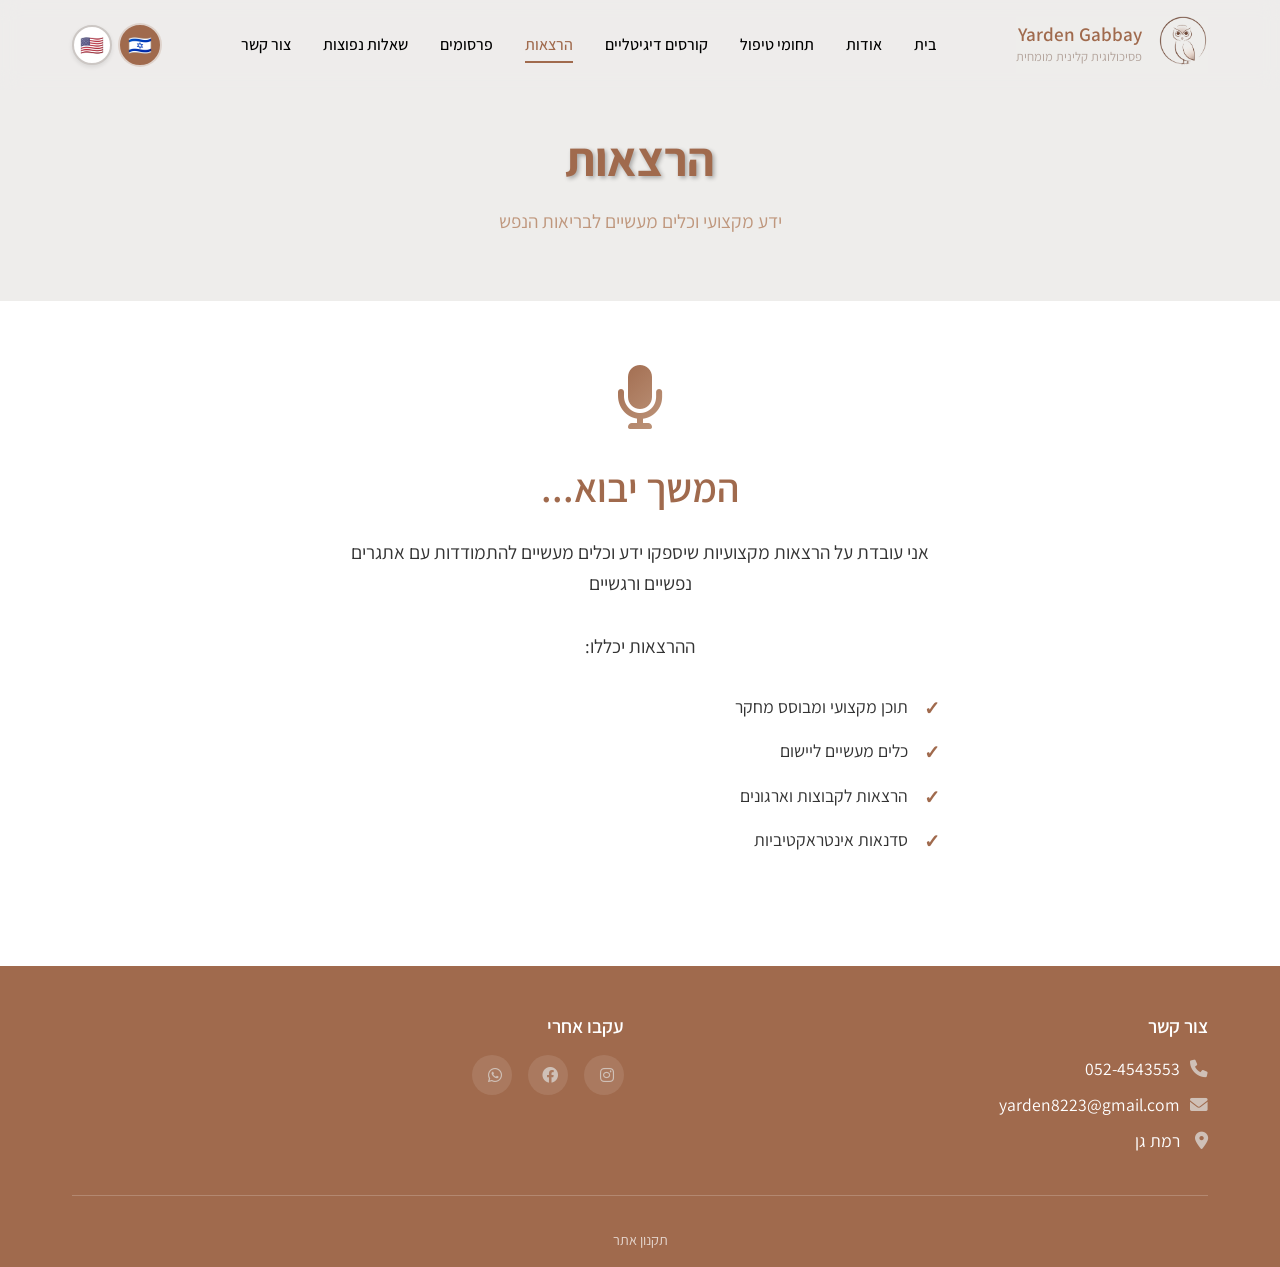
<file: lectures.html>
<!DOCTYPE html>
<html lang="he" dir="rtl">
<head>
    <meta charset="UTF-8">
    <meta name="viewport" content="width=device-width, initial-scale=1.0">
    <title>הרצאות - ירדן גבאי | Lectures - Yarden Gabbay</title>
    <link rel="stylesheet" href="assets/css/styles.css">
    <link href="https://fonts.googleapis.com/css2?family=Assistant:wght@300;400;600;700&family=Lora:ital,wght@0,400;0,600;1,400&family=Open+Sans:wght@300;400;600&display=swap" rel="stylesheet">
    <link rel="stylesheet" href="https://cdnjs.cloudflare.com/ajax/libs/font-awesome/6.0.0/css/all.min.css">
    <script>
        window.args = {
            sitekey   : '11dd73d4c0ea2bedcdd41e8923ac0d0f',
            position  : 'Left',
            container : '',
            icon : '',
            access : 'https://vee-crm.com',
            styles : {
                primary_color: '#b99134',
                secondary_color: '#fcecc8',
                background_color: '#f6f6f6',
                primary_text_color: '#636363',
                headers_text_color: '#efc7a7',
                primary_font_size: 14,
                slider_left_color:  '#ce9162',
                slider_right_color:  '#170a01',
                icon_vertical_position: 'top',
                icon_offset_top: 100,
                icon_offset_bottom: 0,
                highlight_focus_color: '#e3c47b',
                toggler_icon_color: '#ffffff',
            },
            links : {
                acc_policy: '',
                additional_link: 'https://vee.co.il/pricing/'
            },
            options : {
                open: false,
                aaa: false,
                hide_tablet: false,
                hide_mobile: false,
                button_size_tablet: 44,
                button_size_mobile: 34,
                position_tablet: 'Right',
                position_mobile: 'Right',
                icon_vertical_position_tablet: 'top',
                icon_vertical_position_mobile: 'top',
                icon_offset_top_tablet: 100,
                icon_offset_bottom_tablet: 0,
                icon_offset_top_mobile: 100,
                icon_offset_bottom_mobile: 0,
                keyboard_shortcut: true,
                hide_purchase_link: false,
                display_checkmark_icon: false,
                active_toggler_color: '#118f38'
            },
            exclude : []
        };
        
        (function(doc, head, body){
            var embed = doc.createElement('script');
            embed.src = window.args['access'] + '/js/';
            embed.defer = true;
            embed.crossOrigin = 'anonymous';
            embed.setAttribute('data-cfasync', true );
            body? body.appendChild(embed) : head.appendChild(embed);
        })(document, document.head, document.body);
        </script>
</head>
<body>
    <!-- Navigation -->
    <nav class="navbar">
        <div class="nav-container">
            <div class="nav-logo">
                <img src="assets/images/logo.png" class="logo-image">
                <div class="logo-text">
                    <h2>Yarden Gabbay</h2>
                    <p data-en="Clinical Psychologist Specialist" data-he="פסיכולוגית קלינית מומחית">פסיכולוגית קלינית מומחית</p>
                </div>
            </div>
            <div class="nav-menu">
                <a href="index.html" class="nav-link" data-en="Home" data-he="בית">בית</a>
                <a href="about.html" class="nav-link" data-en="About" data-he="אודות">אודות</a>
                <a href="therapy.html" class="nav-link" data-en="Areas of Therapy" data-he="תחומי טיפול">תחומי טיפול</a>
                <a href="courses.html" class="nav-link" data-en="Digital Courses" data-he="קורסים דיגיטליים">קורסים דיגיטליים</a>
                <a href="lectures.html" class="nav-link active" data-en="Lectures" data-he="הרצאות">הרצאות</a>
                <a href="publications.html" class="nav-link" data-en="Publications" data-he="פרסומים">פרסומים</a>
                <a href="faq.html" class="nav-link" data-en="FAQ" data-he="שאלות נפוצות">שאלות נפוצות</a>
                <a href="contact.html" class="nav-link" data-en="Contact" data-he="צור קשר">צור קשר</a>
            </div>
            <div class="nav-toggle">
                <span class="bar"></span>
                <span class="bar"></span>
                <span class="bar"></span>
            </div>
            <div class="language-toggle">
                <button class="lang-btn flag-btn active" data-lang="he" title="עברית">🇮🇱</button>
                <button class="lang-btn flag-btn" data-lang="en" title="English">🇺🇸</button>
            </div>
        </div>
    </nav>

    <!-- Lectures Hero Section -->
    <section class="lectures-hero">
        <div class="container">
            <div class="lectures-hero-content">
                <h1 class="page-title" data-en="Lectures" data-he="הרצאות">הרצאות</h1>
                <p class="page-subtitle" data-en="Professional knowledge and practical tools for mental health" data-he="ידע מקצועי וכלים מעשיים לבריאות הנפש">ידע מקצועי וכלים מעשיים לבריאות הנפש</p>
            </div>
        </div>
    </section>

    <!-- Coming Soon Section -->
    <section class="coming-soon">
        <div class="container">
            <div class="coming-soon-content">
                <div class="coming-soon-icon">
                    <i class="fas fa-microphone"></i>
                </div>
                <h2 data-en="Coming Soon..." data-he="המשך יבוא...">המשך יבוא...</h2>
                <p data-en="I'm working on professional lectures that will provide knowledge and practical tools for dealing with mental and emotional challenges" data-he="אני עובדת על הרצאות מקצועיות שיספקו ידע וכלים מעשיים להתמודדות עם אתגרים נפשיים ורגשיים">אני עובדת על הרצאות מקצועיות שיספקו ידע וכלים מעשיים להתמודדות עם אתגרים נפשיים ורגשיים</p>
                <p data-en="The lectures will include:" data-he="ההרצאות יכללו:">ההרצאות יכללו:</p>
                <ul class="features-list">
                    <li data-en="Professional and research-based content" data-he="תוכן מקצועי ומבוסס מחקר">תוכן מקצועי ומבוסס מחקר</li>
                    <li data-en="Practical tools for implementation" data-he="כלים מעשיים ליישום">כלים מעשיים ליישום</li>
                    <li data-en="Lectures for groups and organizations" data-he="הרצאות לקבוצות וארגונים">הרצאות לקבוצות וארגונים</li>
                    <li data-en="Interactive workshops" data-he="סדנאות אינטראקטיביות">סדנאות אינטראקטיביות</li>
                </ul>

            </div>
        </div>
    </section>

    <!-- Footer -->
    <footer class="footer">
        <div class="container">
            <div class="footer-content">
                <div class="footer-section">
                    <h4 data-en="Contact" data-he="צור קשר">צור קשר</h4>
                    <p><i class="fas fa-phone"></i> 052-4543553</p>
                    <p><i class="fas fa-envelope"></i> yarden8223@gmail.com</p>
                    <p><i class="fas fa-map-marker-alt"></i> <span data-en="Ramat Gan" data-he="רמת גן">רמת גן</span></p>
                </div>
                <div class="footer-section">
                    <h4 data-en="Follow Us" data-he="עקבו אחרי">עקבו אחרי</h4>
                    <div class="social-links-footer">
                        <a href="https://instagram.com/yarden.g.psychologist" target="_blank">
                            <i class="fab fa-instagram"></i>
                        </a>
                        <a href="https://www.facebook.com/yarden.g.psychologist" target="_blank">
                            <i class="fab fa-facebook"></i>
                        </a>
                        <a href="https://wa.me/972524543553" target="_blank">
                            <i class="fab fa-whatsapp"></i>
                        </a>
                    </div>
                </div>

            </div>
            <div class="footer-disclaimer">
                <p><a href="terms.html" class="footer-link" data-en="Terms and Conditions" data-he="תקנון אתר">תקנון אתר</a></p>
            </div>
        </div>
    </footer>

    <script src="assets/js/script.js"></script>
    <script src="assets/js/image-handler.js"></script>
</body>
</html>
</file>
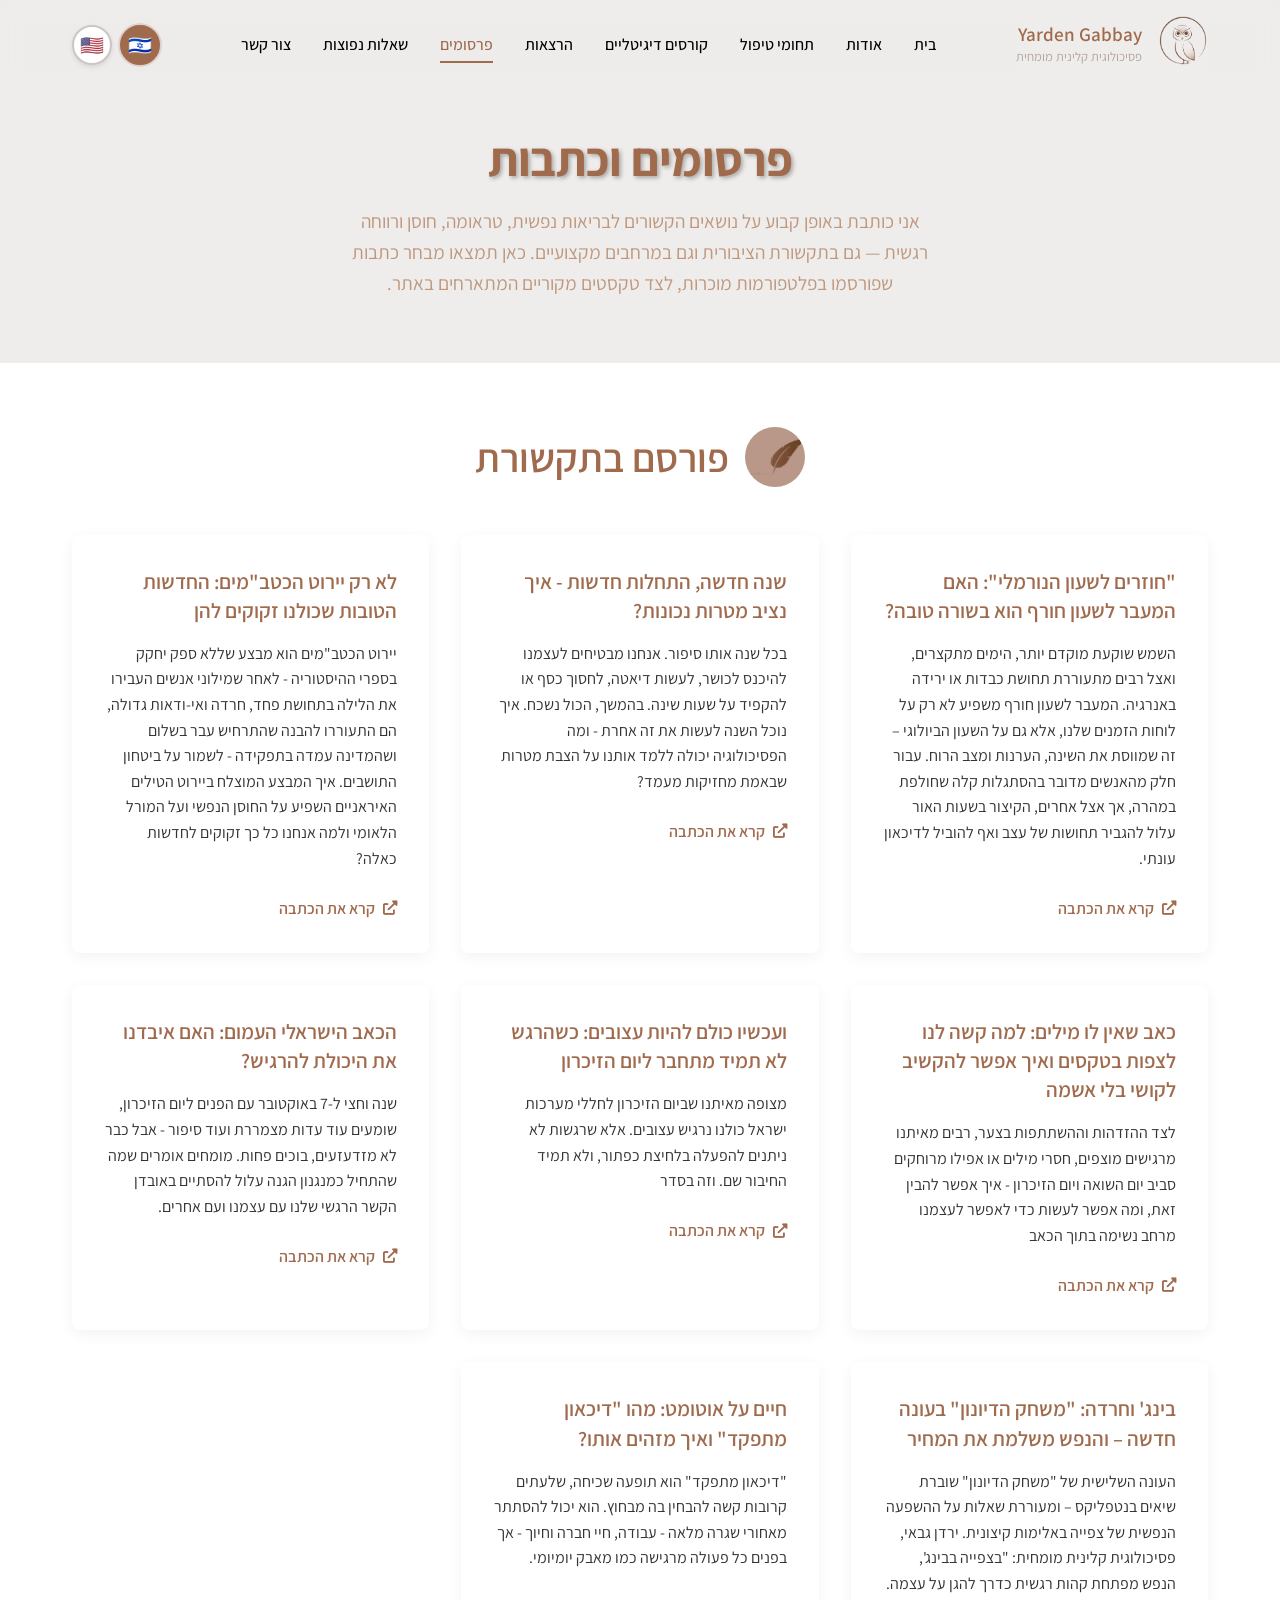
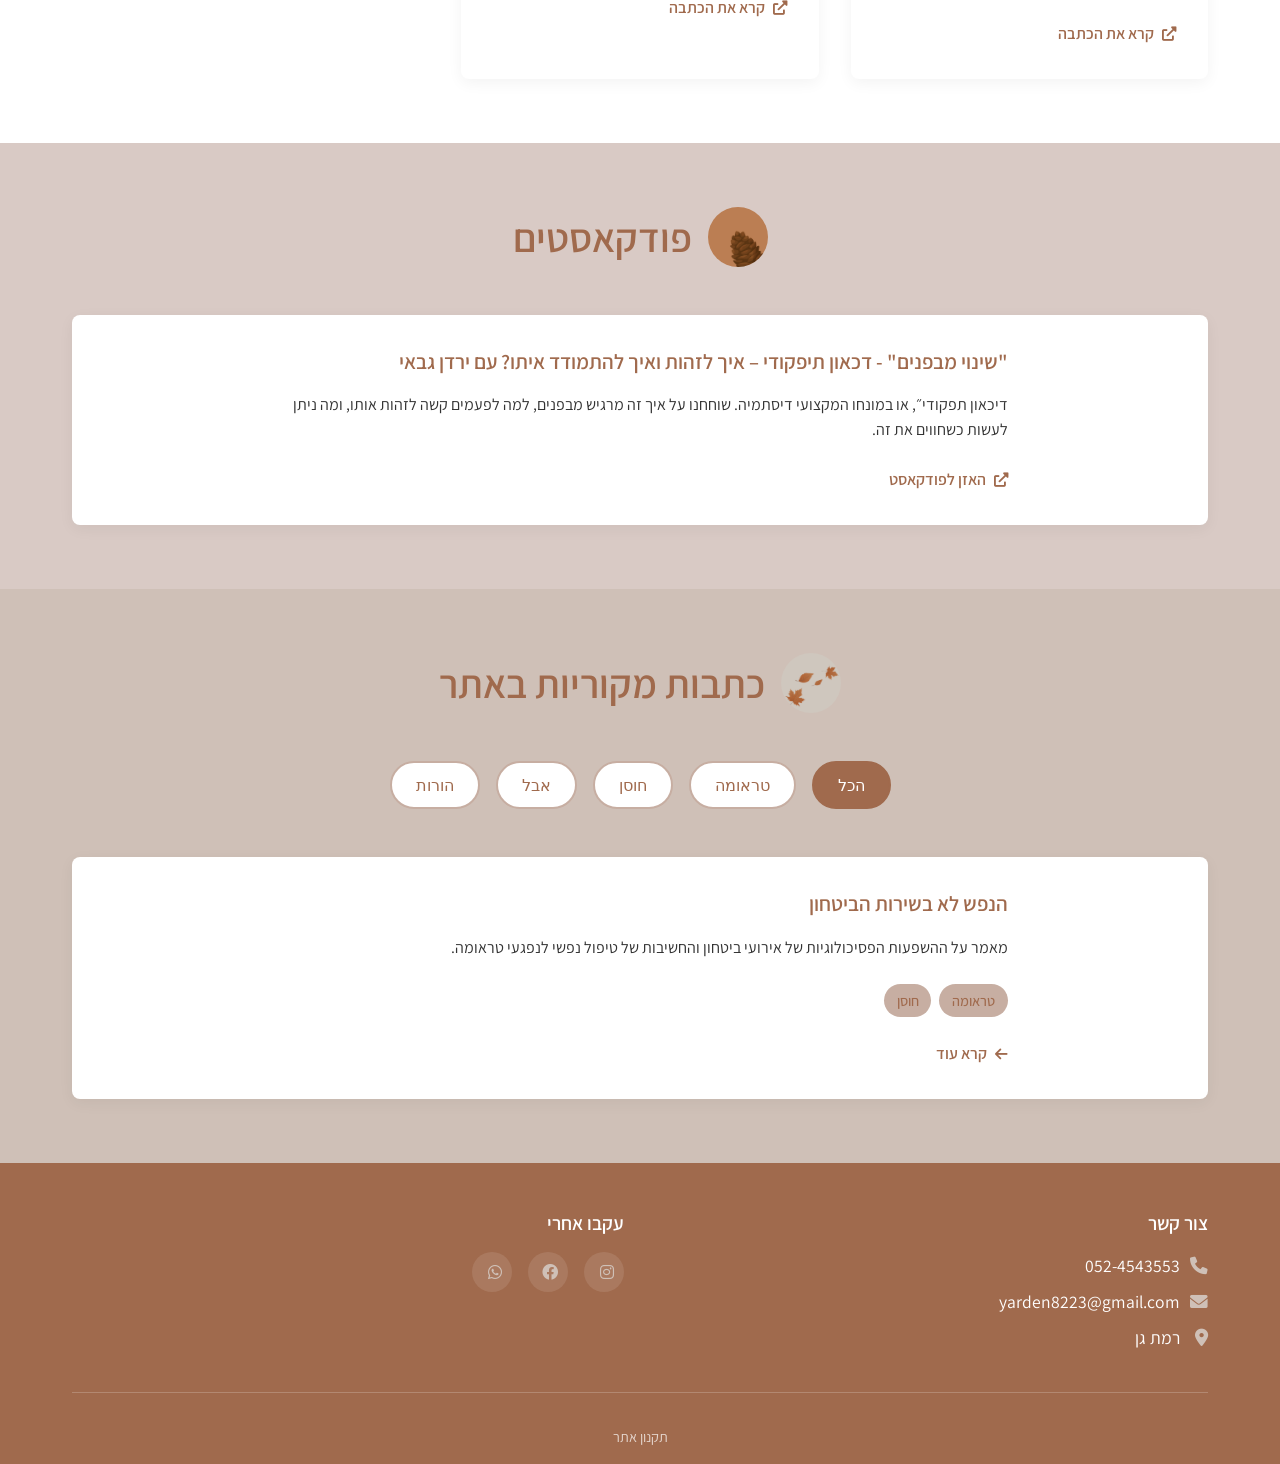
<file: publications.html>
<!DOCTYPE html>
<html lang="he" dir="rtl">
<head>
    <meta charset="UTF-8">
    <meta name="viewport" content="width=device-width, initial-scale=1.0">
    <title>פרסומים - ירדן גבאי | Publications - Yarden Gabbay</title>
    <meta name="description" content="פרסומים ומאמרים מקצועיים של ירדן גבאי - פסיכולוגית קלינית. מאמרים על טיפול בחרדה, דיכאון, טראומה, הדרכת הורים ובריאות האישה.">
    <meta name="robots" content="index, follow">
    <link rel="canonical" href="https://yardengabbay.com/publications.html">
    <link rel="stylesheet" href="assets/css/styles.css">
    <link href="https://fonts.googleapis.com/css2?family=Assistant:wght@300;400;600;700&family=Lora:ital,wght@0,400;0,600;1,400&family=Open+Sans:wght@300;400;600&display=swap" rel="stylesheet">
    <link rel="stylesheet" href="https://cdnjs.cloudflare.com/ajax/libs/font-awesome/6.0.0/css/all.min.css">
    <script>
        window.args = {
            sitekey   : '11dd73d4c0ea2bedcdd41e8923ac0d0f',
            position  : 'Left',
            container : '',
            icon : '',
            access : 'https://vee-crm.com',
            styles : {
                primary_color: '#b99134',
                secondary_color: '#fcecc8',
                background_color: '#f6f6f6',
                primary_text_color: '#636363',
                headers_text_color: '#efc7a7',
                primary_font_size: 14,
                slider_left_color:  '#ce9162',
                slider_right_color:  '#170a01',
                icon_vertical_position: 'top',
                icon_offset_top: 100,
                icon_offset_bottom: 0,
                highlight_focus_color: '#e3c47b',
                toggler_icon_color: '#ffffff',
            },
            links : {
                acc_policy: '',
                additional_link: 'https://vee.co.il/pricing/'
            },
            options : {
                open: false,
                aaa: false,
                hide_tablet: false,
                hide_mobile: false,
                button_size_tablet: 44,
                button_size_mobile: 34,
                position_tablet: 'Right',
                position_mobile: 'Right',
                icon_vertical_position_tablet: 'top',
                icon_vertical_position_mobile: 'top',
                icon_offset_top_tablet: 100,
                icon_offset_bottom_tablet: 0,
                icon_offset_top_mobile: 100,
                icon_offset_bottom_mobile: 0,
                keyboard_shortcut: true,
                hide_purchase_link: false,
                display_checkmark_icon: false,
                active_toggler_color: '#118f38'
            },
            exclude : []
        };
        
        (function(doc, head, body){
            var embed = doc.createElement('script');
            embed.src = window.args['access'] + '/js/';
            embed.defer = true;
            embed.crossOrigin = 'anonymous';
            embed.setAttribute('data-cfasync', true );
            body? body.appendChild(embed) : head.appendChild(embed);
        })(document, document.head, document.body);
        </script>
</head>
<body>
    <!-- Navigation -->
    <nav class="navbar">
        <div class="nav-container">
            <div class="nav-logo">
                <img src="assets/images/logo.png" class="logo-image">
                <div class="logo-text">
                    <h2>Yarden Gabbay</h2>
                    <p data-en="Clinical Psychologist Specialist" data-he="פסיכולוגית קלינית מומחית">פסיכולוגית קלינית מומחית</p>
                </div>
            </div>
            <div class="nav-menu">
                <a href="index.html" class="nav-link" data-en="Home" data-he="בית">בית</a>
                <a href="about.html" class="nav-link" data-en="About" data-he="אודות">אודות</a>
                <a href="therapy.html" class="nav-link" data-en="Areas of Therapy" data-he="תחומי טיפול">תחומי טיפול</a>
                <a href="courses.html" class="nav-link" data-en="Digital Courses" data-he="קורסים דיגיטליים">קורסים דיגיטליים</a>
                <a href="lectures.html" class="nav-link" data-en="Lectures" data-he="הרצאות">הרצאות</a>
                <a href="publications.html" class="nav-link active" data-en="Publications" data-he="פרסומים">פרסומים</a>
                <a href="faq.html" class="nav-link" data-en="FAQ" data-he="שאלות נפוצות">שאלות נפוצות</a>
                <a href="contact.html" class="nav-link" data-en="Contact" data-he="צור קשר">צור קשר</a>
            </div>
            <div class="nav-toggle">
                <span class="bar"></span>
                <span class="bar"></span>
                <span class="bar"></span>
            </div>
            <div class="language-toggle">
                <button class="lang-btn flag-btn active" data-lang="he" title="עברית">🇮🇱</button>
                <button class="lang-btn flag-btn" data-lang="en" title="English">🇺🇸</button>
            </div>
        </div>
    </nav>

    <!-- Publications Hero Section -->
    <section class="publications-hero">
        <div class="container">
            <div class="publications-hero-content">
                <h1 class="page-title" data-en="Publications & Articles" data-he="פרסומים וכתבות">פרסומים וכתבות</h1>
                <p class="page-subtitle" data-en="I regularly write about topics related to mental health, trauma, resilience, and emotional well-being — both in public media and professional spaces. Below you'll find selected articles I've published on trusted platforms and original pieces hosted here." data-he="אני כותבת באופן קבוע על נושאים הקשורים לבריאות נפשית, טראומה, חוסן ורווחה רגשית — גם בתקשורת הציבורית וגם במרחבים מקצועיים. כאן תמצאו מבחר כתבות שפורסמו בפלטפורמות מוכרות, לצד טקסטים מקוריים המתארחים באתר.">אני כותבת באופן קבוע על נושאים הקשורים לבריאות נפשית, טראומה, חוסן ורווחה רגשית — גם בתקשורת הציבורית וגם במרחבים מקצועיים .כאן תמצאו מבחר כתבות שפורסמו בפלטפורמות מוכרות, לצד טקסטים מקוריים המתארחים באתר.</p>
            </div>
        </div>
    </section>

    <!-- Featured in Media Section -->
    <section class="featured-media">
        <div class="container">
            <div class="section-header">
                <div class="section-icon">
                    <img src="assets/images/feather-pen.jpg" alt="Writing" class="icon-img" loading="lazy">
                </div>
                <h2 data-en="Featured in the Media" data-he="פורסם בתקשורת">פורסם בתקשורת</h2>
            </div>
            <div class="articles-grid">
                <article class="article-card">
                    <div class="article-content">
                        <h3>"חוזרים לשעון הנורמלי": האם המעבר לשעון חורף הוא בשורה טובה?</h3>
                        <p>השמש שוקעת מוקדם יותר, הימים מתקצרים, ואצל רבים מתעוררת תחושת כבדות או ירידה באנרגיה. המעבר לשעון חורף משפיע לא רק על לוחות הזמנים שלנו, אלא גם על השעון הביולוגי – זה שמווסת את השינה, הערנות ומצב הרוח. עבור חלק מהאנשים מדובר בהסתגלות קלה שחולפת במהרה, אך אצל אחרים, הקיצור בשעות האור עלול להגביר תחושות של עצב ואף להוביל לדיכאון עונתי.</p>
                        <a href="https://www.ynet.co.il/health/article/sj7z9eicxx#autoplay" target="_blank" class="article-link">
                            <i class="fas fa-external-link-alt"></i>
                            קרא את הכתבה
                        </a>
                    </div>
                </article>

                <article class="article-card">
                    <div class="article-content">
                        <h3>שנה חדשה, התחלות חדשות - איך נציב מטרות נכונות?</h3>
                        <p>בכל שנה אותו סיפור. אנחנו מבטיחים לעצמנו להיכנס לכושר, לעשות דיאטה, לחסוך כסף או להקפיד על שעות שינה. בהמשך, הכול נשכח. איך נוכל השנה לעשות את זה אחרת - ומה הפסיכולוגיה יכולה ללמד אותנו על הצבת מטרות שבאמת מחזיקות מעמד?</p>
                        <a href="https://www.ynet.co.il/health/article/sku3xdf2xe" target="_blank" class="article-link">
                            <i class="fas fa-external-link-alt"></i>
                            קרא את הכתבה
                        </a>
                    </div>
                </article>

                <article class="article-card">
                    <div class="article-content">
                        <h3>לא רק יירוט הכטב"מים: החדשות הטובות שכולנו זקוקים להן</h3>
                        <p>יירוט הכטב"מים הוא מבצע שללא ספק יחקק בספרי ההיסטוריה - לאחר שמילוני אנשים העבירו את הלילה בתחושת פחד, חרדה ואי-ודאות גדולה, הם התעוררו להבנה שהתרחיש עבר בשלום ושהמדינה עמדה בתפקידה - לשמור על ביטחון התושבים. איך המבצע המוצלח ביירוט הטילים האיראניים השפיע על החוסן הנפשי ועל המורל הלאומי ולמה אנחנו כל כך זקוקים לחדשות כאלה?</p>
                        <a href="https://www.mako.co.il/health-magazine/Article-97bf7860dff0f81026.htm" target="_blank" class="article-link">
                            <i class="fas fa-external-link-alt"></i>
                            קרא את הכתבה
                        </a>
                    </div>
                </article>

                <article class="article-card">
                    <div class="article-content">
                        <h3>כאב שאין לו מילים: למה קשה לנו לצפות בטקסים ואיך אפשר להקשיב לקושי בלי אשמה</h3>
                        <p>לצד ההזדהות וההשתתפות בצער, רבים מאיתנו מרגישים מוצפים, חסרי מילים או אפילו מרוחקים סביב יום השואה ויום הזיכרון - איך אפשר להבין זאת, ומה אפשר לעשות כדי לאפשר לעצמנו מרחב נשימה בתוך הכאב</p>
                        <a href="https://healthy.walla.co.il/item/3743951" target="_blank" class="article-link">
                            <i class="fas fa-external-link-alt"></i>
                            קרא את הכתבה
                        </a>
                    </div>
                </article>

                <article class="article-card">
                    <div class="article-content">
                        <h3>ועכשיו כולם להיות עצובים: כשהרגש לא תמיד מתחבר ליום הזיכרון</h3>
                        <p>מצופה מאיתנו שביום הזיכרון לחללי מערכות ישראל כולנו נרגיש עצובים. אלא שרגשות לא ניתנים להפעלה בלחיצת כפתור, ולא תמיד החיבור שם. וזה בסדר</p>
                        <a href="https://healthy.walla.co.il/item/3743964" target="_blank" class="article-link">
                            <i class="fas fa-external-link-alt"></i>
                            קרא את הכתבה
                        </a>
                    </div>
                </article>

                <article class="article-card">
                    <div class="article-content">
                        <h3>הכאב הישראלי העמום: האם איבדנו את היכולת להרגיש?</h3>
                        <p>שנה וחצי ל-7 באוקטובר עם הפנים ליום הזיכרון, שומעים עוד עדות מצמררת ועוד סיפור - אבל כבר לא מזדעזעים, בוכים פחות. מומחים אומרים שמה שהתחיל כמנגנון הגנה עלול להסתיים באובדן הקשר הרגשי שלנו עם עצמנו ועם אחרים.</p>
                        <a href="https://www.ynet.co.il/health/article/hkwhouikgl" target="_blank" class="article-link">
                            <i class="fas fa-external-link-alt"></i>
                            קרא את הכתבה
                        </a>
                    </div>
                </article>

                <article class="article-card">
                    <div class="article-content">
                        <h3>בינג' וחרדה: "משחק הדיונון" בעונה חדשה – והנפש משלמת את המחיר</h3>
                        <p>העונה השלישית של "משחק הדיונון" שוברת שיאים בנטפליקס – ומעוררת שאלות על ההשפעה הנפשית של צפייה באלימות קיצונית. ירדן גבאי, פסיכולוגית קלינית מומחית: "בצפייה בבינג', הנפש מפתחת קהות רגשית כדרך להגן על עצמה.</p>
                        <a href="https://www.ynet.co.il/health/article/sywei9gslg" target="_blank" class="article-link">
                            <i class="fas fa-external-link-alt"></i>
                            קרא את הכתבה
                        </a>
                    </div>
                </article>

                <article class="article-card">
                    <div class="article-content">
                        <h3>חיים על אוטומט: מהו "דיכאון מתפקד" ואיך מזהים אותו?</h3>
                        <p>"דיכאון מתפקד" הוא תופעה שכיחה, שלעתים קרובות קשה להבחין בה מבחוץ. הוא יכול להסתתר מאחורי שגרה מלאה - עבודה, חיי חברה וחיוך - אך בפנים כל פעולה מרגישה כמו מאבק יומיומי.</p>
                        <a href="https://www.ynet.co.il/health/article/h1ttwnooex" target="_blank" class="article-link">
                            <i class="fas fa-external-link-alt"></i>
                            קרא את הכתבה
                        </a>
                    </div>
                </article>
            </div>
        </div>
    </section>
 
    <!-- Podcasts Section -->
    <section class="podcasts-section">
        <div class="container">
            <div class="section-header">
                <div class="section-icon">
                    <img src="assets/images/pine-cone.jpg" alt="Podcasts" class="icon-img" loading="lazy">
                </div>
                <h2 data-en="Podcasts" data-he="פודקאסטים">פודקאסטים</h2>
            </div>
            <div class="articles-grid">
                <article class="article-card">
                    <div class="article-content">
                        <h3>"שינוי מבפנים" - דכאון תיפקודי – איך לזהות ואיך להתמודד איתו? עם ירדן גבאי</h3>
                        <p>דיכאון תפקודי״, או במונחו המקצועי דיסתמיה. שוחחנו על איך זה מרגיש מבפנים, למה לפעמים קשה לזהות אותו, ומה ניתן לעשות כשחווים את זה.</p>
                        <a href="https://did.li/UEmmC" target="_blank" class="article-link">
                            <i class="fas fa-external-link-alt"></i>
                            האזן לפודקאסט
                        </a>
                    </div>
                </article>
            </div>
        </div>
    </section>

    <!-- Original Articles Section -->
    <section class="original-articles">
        <div class="container">
            <div class="section-header">
                <div class="section-icon">
                    <img src="assets/images/leaves.JPG" alt="Leaves" class="icon-img" loading="lazy">
                </div>
                <h2 data-en="Original Articles on Site" data-he="כתבות מקוריות באתר">כתבות מקוריות באתר</h2>
            </div>
            
            <!-- Tag Filter -->
            <div class="tag-filter">
                <button class="filter-btn active" data-tag="all" data-en="All" data-he="הכל">הכל</button>
                <button class="filter-btn" data-tag="trauma" data-en="Trauma" data-he="טראומה">טראומה</button>
                <button class="filter-btn" data-tag="resilience" data-en="Resilience" data-he="חוסן">חוסן</button>
                <button class="filter-btn" data-tag="grief" data-en="Grief" data-he="אבל">אבל</button>
                <button class="filter-btn" data-tag="parenting" data-en="Parenting" data-he="הורות">הורות</button>
            </div>

            <div class="articles-grid">
                <article class="article-card original-article" data-tags="trauma,resilience">
                    <div class="article-content">
                        <h3 data-en="The Mind is Not in the Service of Security" data-he="הנפש לא בשירות הביטחון">הנפש לא בשירות הביטחון</h3>
                        <p data-en="An article about the psychological effects of security events and the importance of mental health treatment for trauma victims." data-he="מאמר על ההשפעות הפסיכולוגיות של אירועי ביטחון והחשיבות של טיפול נפשי לנפגעי טראומה.">מאמר על ההשפעות הפסיכולוגיות של אירועי ביטחון והחשיבות של טיפול נפשי לנפגעי טראומה.</p>
                        <div class="article-tags">
                            <span class="tag" data-en="Trauma" data-he="טראומה">טראומה</span>
                            <span class="tag" data-en="Resilience" data-he="חוסן">חוסן</span>
                        </div>
                        <a href="article-mind-not-security.html" class="article-link">
                            <i class="fas fa-arrow-left"></i>
                            קרא עוד
                        </a>
                    </div>
                </article>
            </div>
        </div>
    </section>

    <!-- Footer -->
    <footer class="footer">
        <div class="container">
            <div class="footer-content">
                <div class="footer-section">
                    <h4 data-en="Contact" data-he="צור קשר">צור קשר</h4>
                    <p><i class="fas fa-phone"></i> 052-4543553</p>
                    <p><i class="fas fa-envelope"></i> yarden8223@gmail.com</p>
                    <p><i class="fas fa-map-marker-alt"></i> <span data-en="Ramat Gan" data-he="רמת גן">רמת גן</span></p>
                </div>
                <div class="footer-section">
                    <h4 data-en="Follow Me" data-he="עקבו אחרי">עקבו אחרי</h4>
                    <div class="social-links-footer">
                        <a href="https://instagram.com/yarden.g.psychologist" target="_blank">
                            <i class="fab fa-instagram"></i>
                        </a>
                        <a href="https://www.facebook.com/yarden.g.psychologist" target="_blank">
                            <i class="fab fa-facebook"></i>
                        </a>
                        <a href="https://wa.me/972524543553" target="_blank">
                            <i class="fab fa-whatsapp"></i>
                        </a>
                    </div>
                </div>

            </div>
            <div class="footer-disclaimer">
                <p><a href="terms.html" class="footer-link" data-en="Terms and Conditions" data-he="תקנון אתר">תקנון אתר</a></p>
            </div>
        </div>
    </footer>

    <script src="assets/js/script.js"></script>
    <script src="assets/js/image-handler.js"></script>
    <script>
        // Tag filtering functionality
        document.addEventListener('DOMContentLoaded', function() {
            const filterBtns = document.querySelectorAll('.filter-btn');
            const articles = document.querySelectorAll('.original-article');

            filterBtns.forEach(btn => {
                btn.addEventListener('click', function() {
                    const tag = this.getAttribute('data-tag');
                    
                    // Update active button
                    filterBtns.forEach(b => b.classList.remove('active'));
                    this.classList.add('active');

                    // Filter articles
                    articles.forEach(article => {
                        const articleTags = article.getAttribute('data-tags').split(',');
                        if (tag === 'all' || articleTags.includes(tag)) {
                            article.style.display = 'block';
                        } else {
                            article.style.display = 'none';
                        }
                    });
                });
            });
        });
    </script>
</body>
</html>
</file>
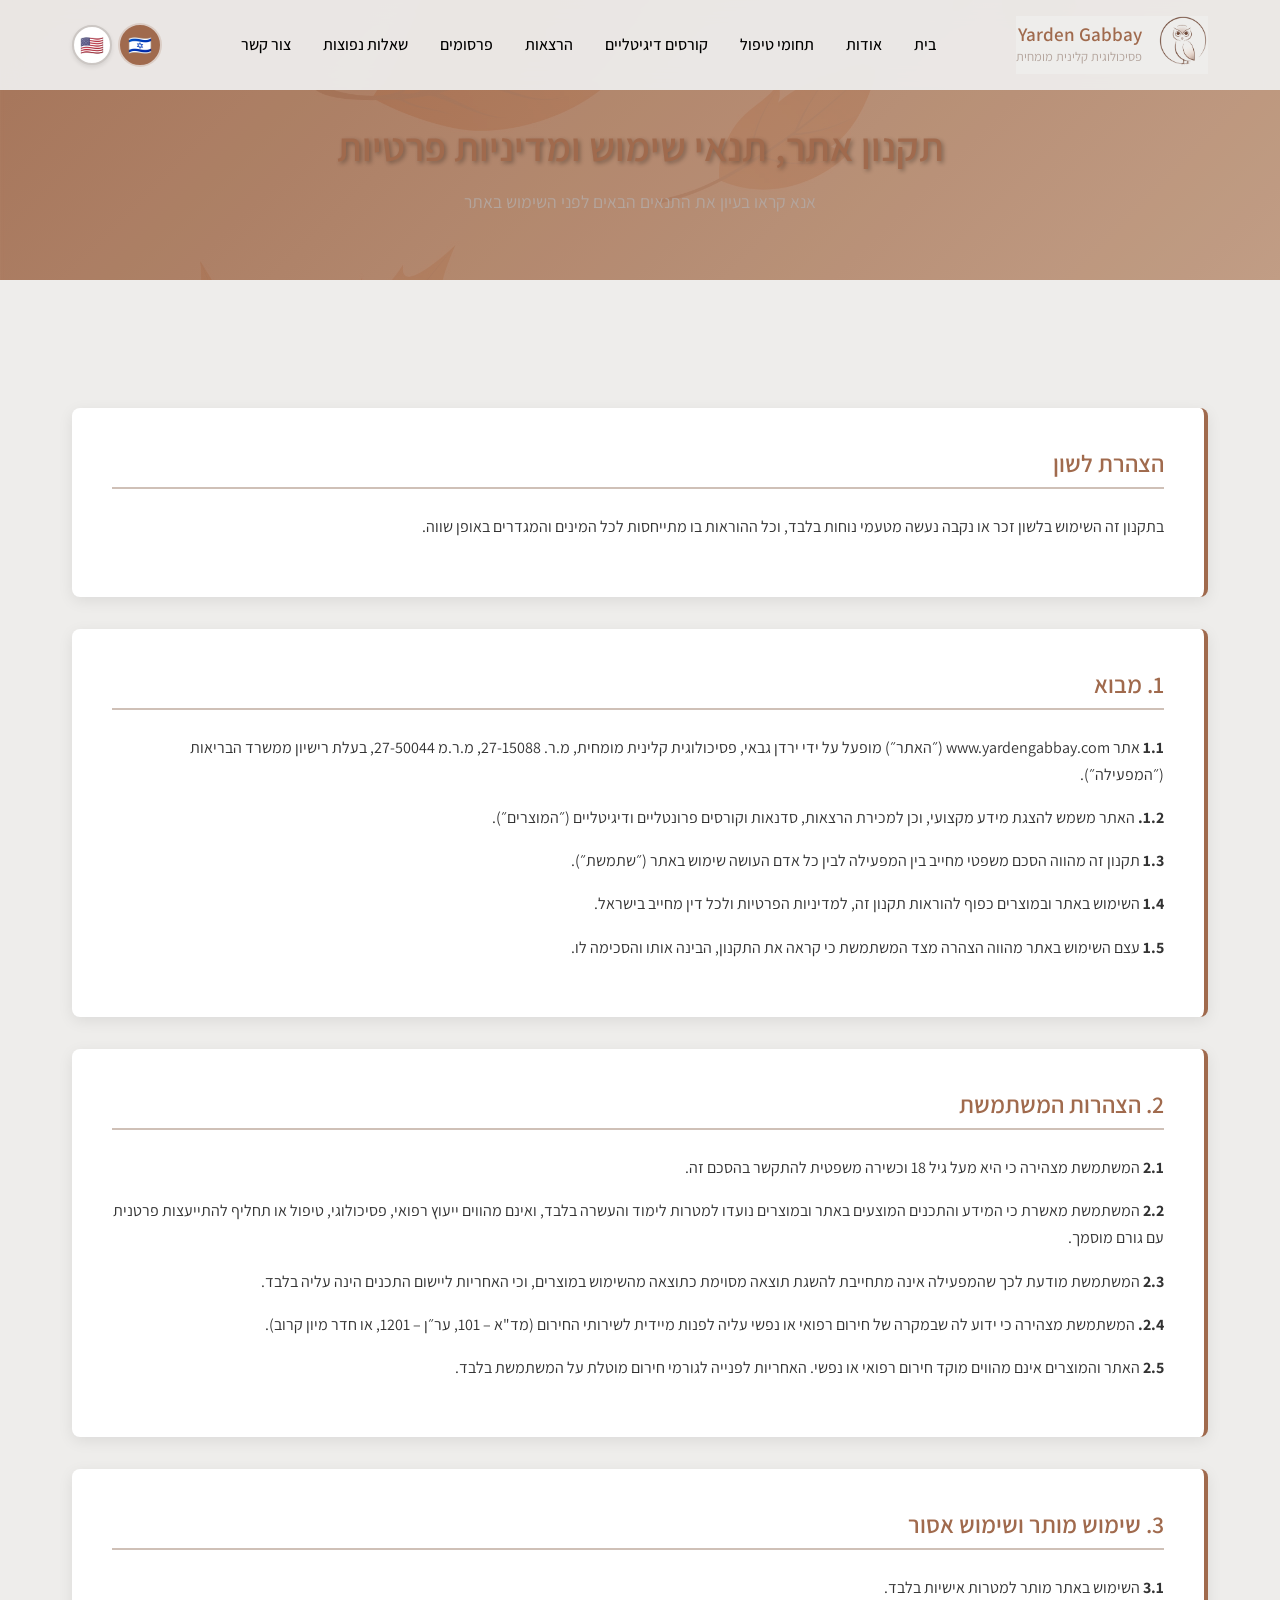
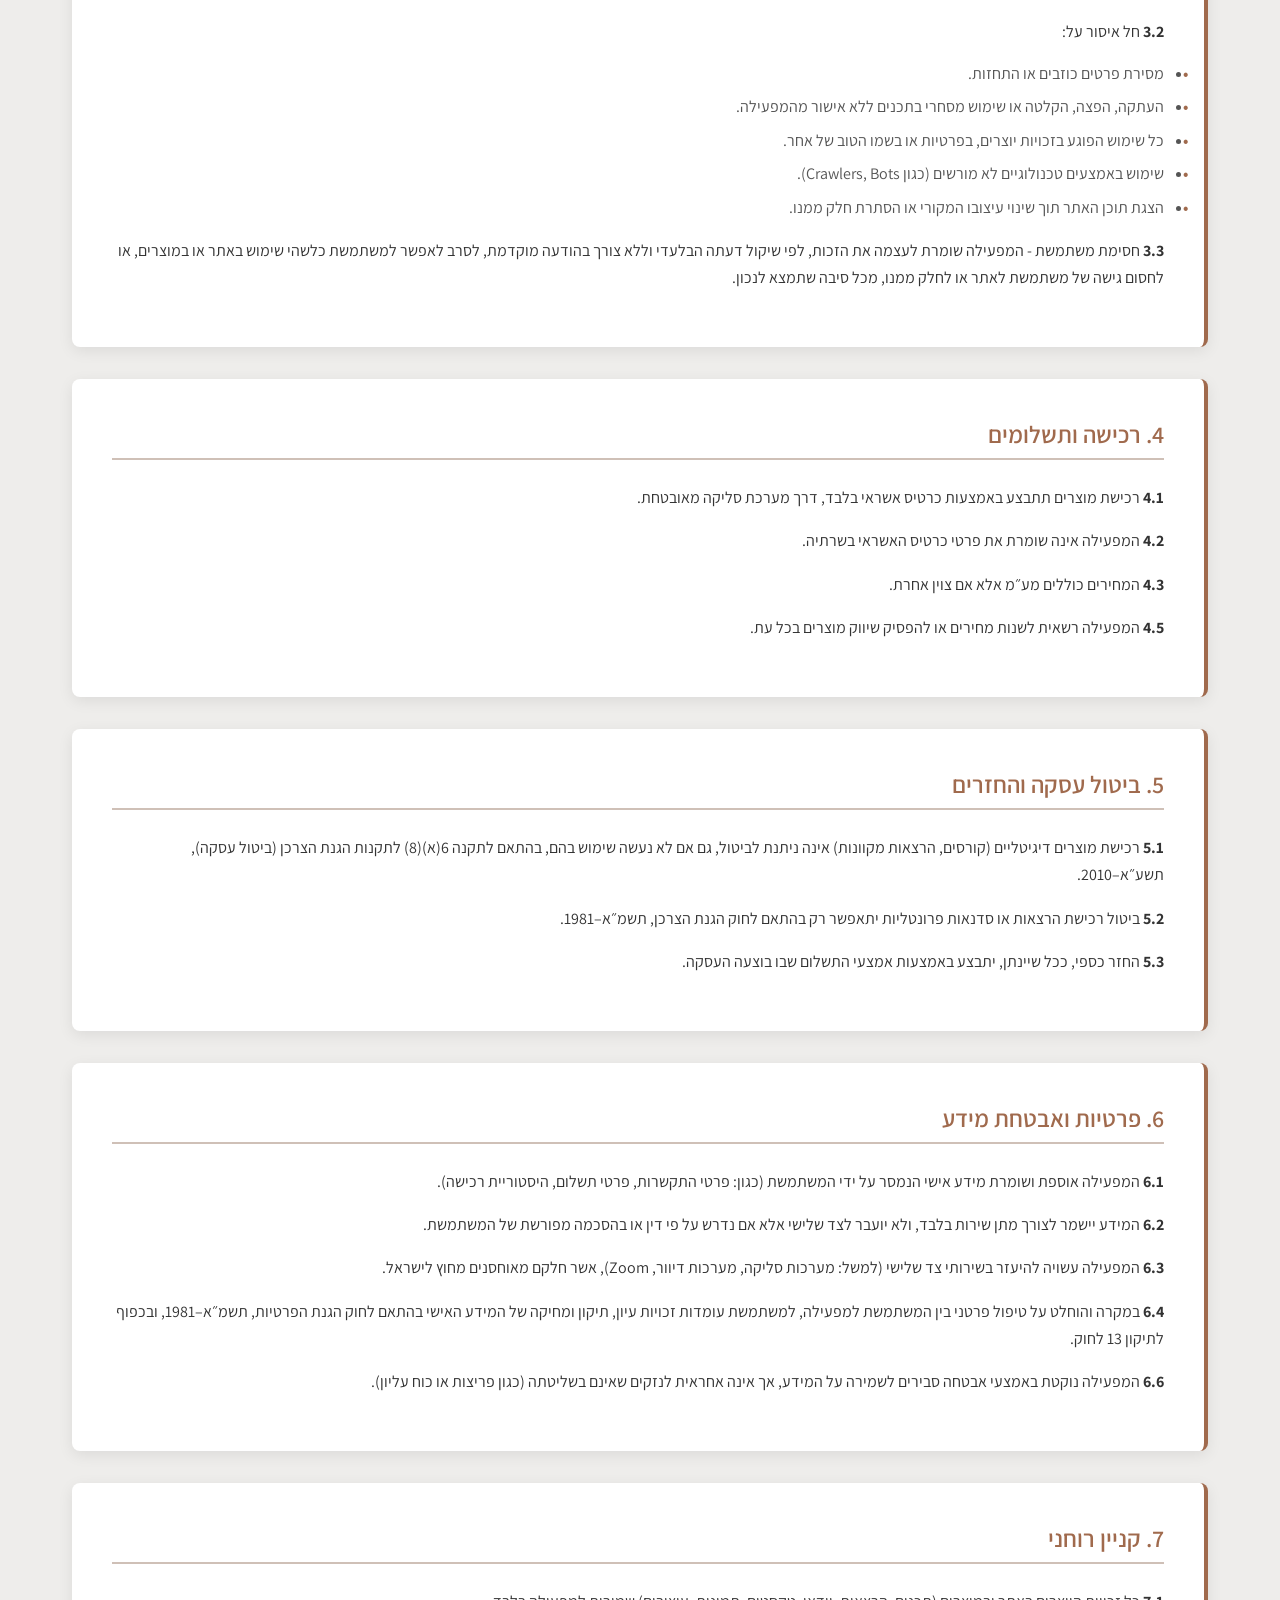
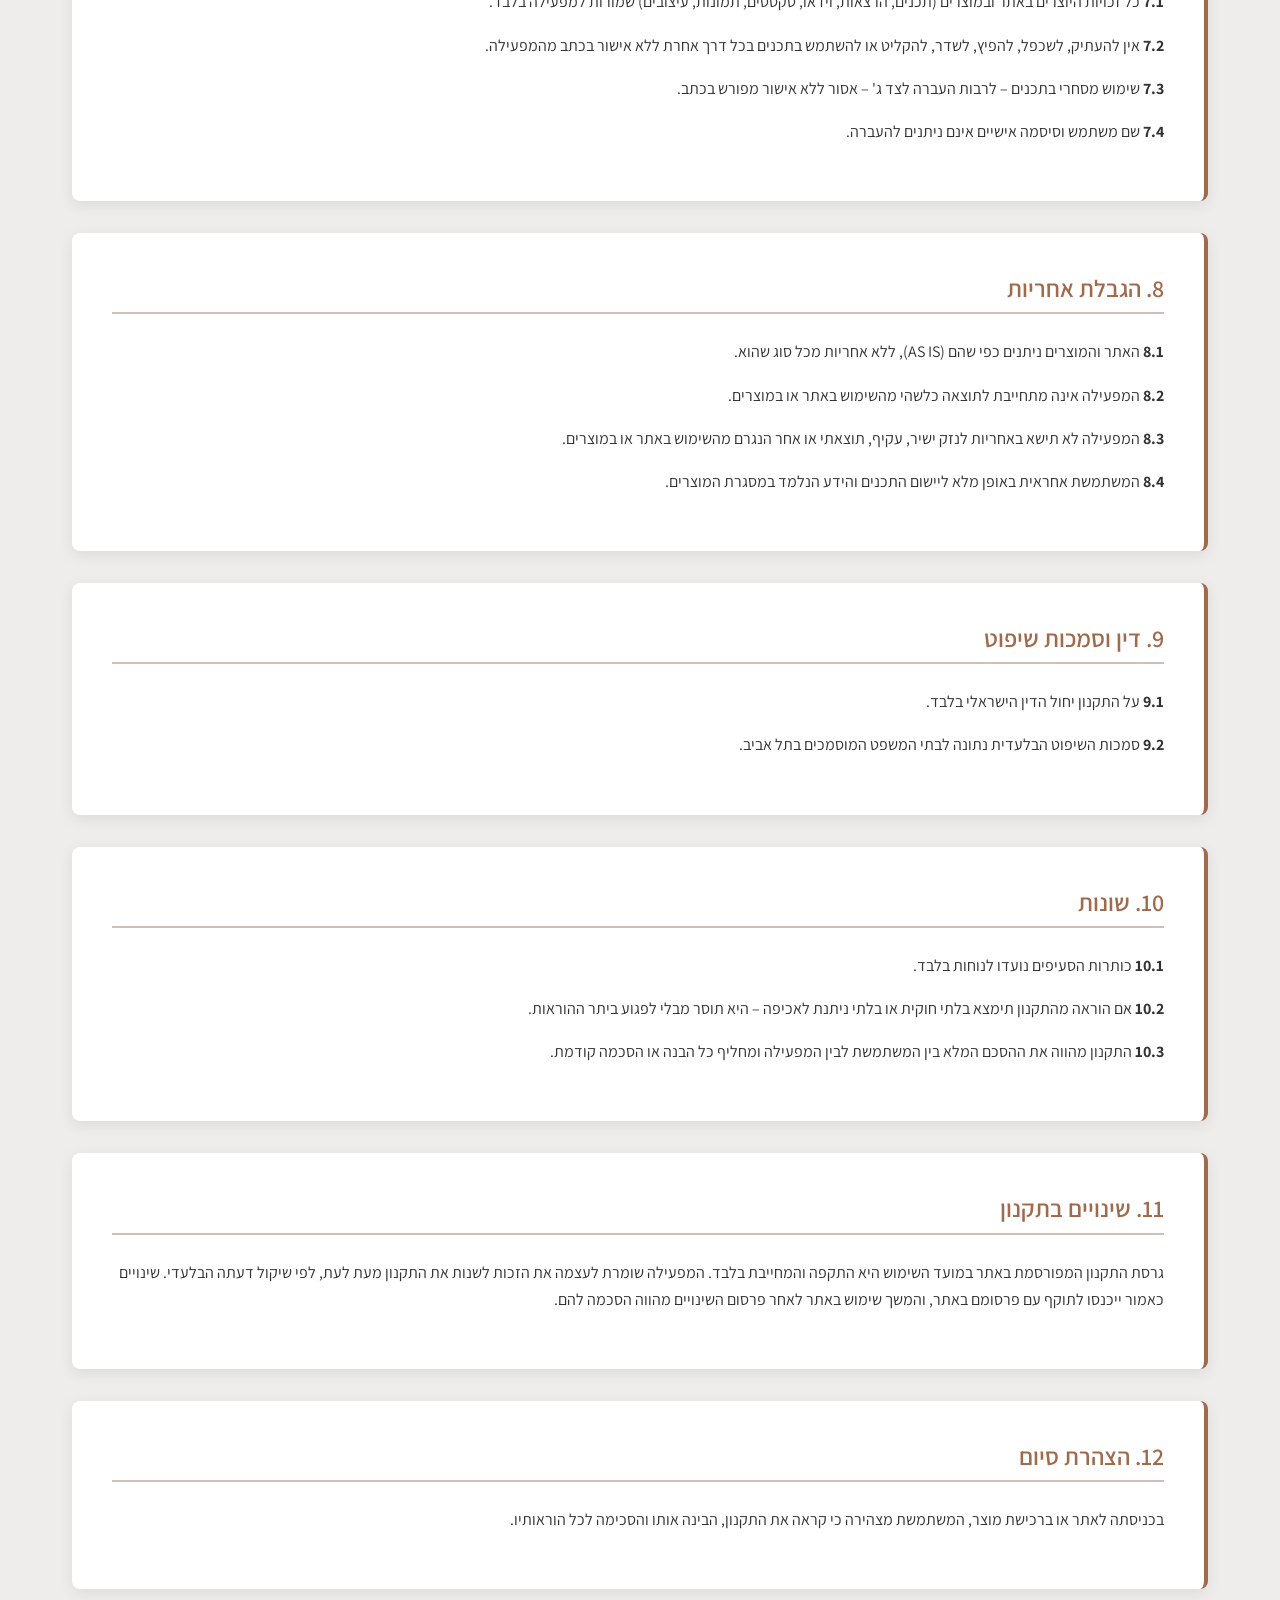
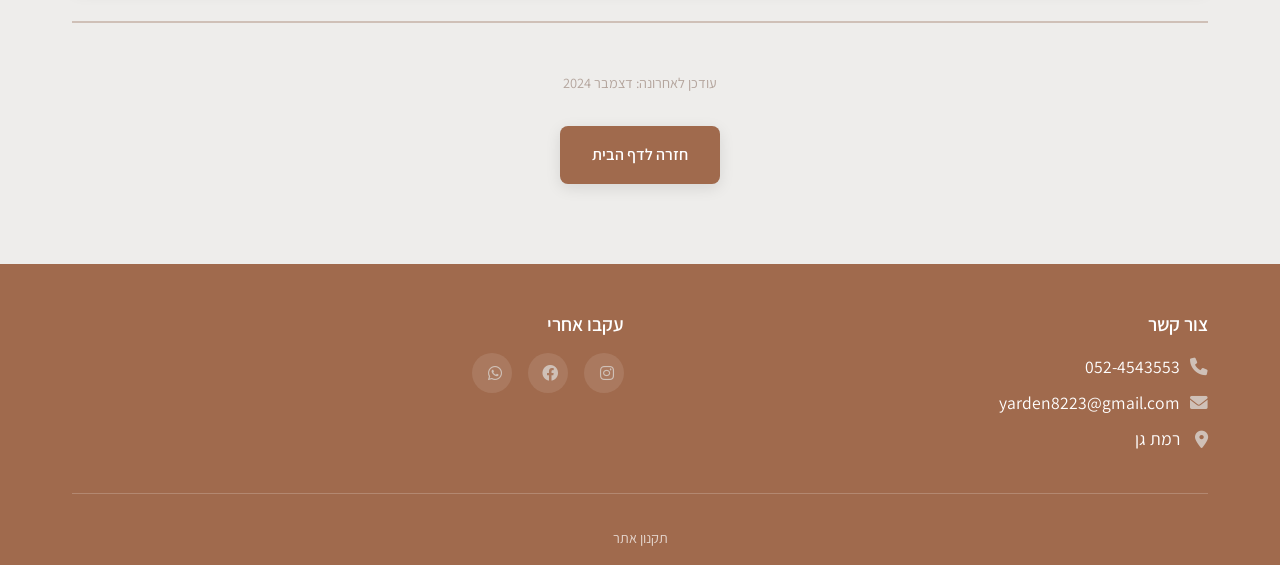
<file: terms.html>
<!DOCTYPE html>
<html lang="he" dir="rtl">
<head>
    <meta charset="UTF-8">
    <meta name="viewport" content="width=device-width, initial-scale=1.0">
    <title>תקנון אתר | Website Terms - ירדן גבאי</title>
    <meta name="description" content="תקנון אתר ירדן גבאי - פסיכולוגית קלינית. תנאי שימוש, מדיניות פרטיות וכללי השימוש באתר.">
    <meta name="robots" content="index, follow">
    <link rel="canonical" href="https://yardengabbay.com/terms.html">
    <link rel="stylesheet" href="assets/css/styles.css">
    <link href="https://fonts.googleapis.com/css2?family=Assistant:wght@300;400;600;700&family=Lora:ital,wght@0,400;0,600;1,400&family=Open+Sans:wght@300;400;600&display=swap" rel="stylesheet">
    <link rel="stylesheet" href="https://cdnjs.cloudflare.com/ajax/libs/font-awesome/6.0.0/css/all.min.css">
    <script>
        window.args = {
            sitekey   : '11dd73d4c0ea2bedcdd41e8923ac0d0f',
            position  : 'Left',
            container : '',
            icon : '',
            access : 'https://vee-crm.com',
            styles : {
                primary_color: '#b99134',
                secondary_color: '#fcecc8',
                background_color: '#f6f6f6',
                primary_text_color: '#636363',
                headers_text_color: '#efc7a7',
                primary_font_size: 14,
                slider_left_color:  '#ce9162',
                slider_right_color:  '#170a01',
                icon_vertical_position: 'top',
                icon_offset_top: 100,
                icon_offset_bottom: 0,
                highlight_focus_color: '#e3c47b',
                toggler_icon_color: '#ffffff',
            },
            links : {
                acc_policy: '',
                additional_link: 'https://vee.co.il/pricing/'
            },
            options : {
                open: false,
                aaa: false,
                hide_tablet: false,
                hide_mobile: false,
                button_size_tablet: 44,
                button_size_mobile: 34,
                position_tablet: 'Right',
                position_mobile: 'Right',
                icon_vertical_position_tablet: 'top',
                icon_vertical_position_mobile: 'top',
                icon_offset_top_tablet: 100,
                icon_offset_bottom_tablet: 0,
                icon_offset_top_mobile: 100,
                icon_offset_bottom_mobile: 0,
                keyboard_shortcut: true,
                hide_purchase_link: false,
                display_checkmark_icon: false,
                active_toggler_color: '#118f38'
            },
            exclude : []
        };
        
        (function(doc, head, body){
            var embed = doc.createElement('script');
            embed.src = window.args['access'] + '/js/';
            embed.defer = true;
            embed.crossOrigin = 'anonymous';
            embed.setAttribute('data-cfasync', true );
            body? body.appendChild(embed) : head.appendChild(embed);
        })(document, document.head, document.body);
        </script>
</head>
<body class="terms-page">
    <!-- Navigation -->
    <nav class="navbar">
        <div class="nav-container">
            <div class="nav-logo">
                <img src="assets/images/logo.png" class="logo-image">
                <div class="logo-text">
                    <h2>Yarden Gabbay</h2>
                    <p data-en="Clinical Psychologist Specialist" data-he="פסיכולוגית קלינית מומחית">פסיכולוגית קלינית מומחית</p>
                </div>
            </div>
            <div class="nav-menu">
                <a href="index.html" class="nav-link" data-en="Home" data-he="בית">בית</a>
                <a href="about.html" class="nav-link" data-en="About" data-he="אודות">אודות</a>
                <a href="therapy.html" class="nav-link" data-en="Areas of Therapy" data-he="תחומי טיפול">תחומי טיפול</a>
                <a href="courses.html" class="nav-link" data-en="Digital Courses" data-he="קורסים דיגיטליים">קורסים דיגיטליים</a>
                <a href="lectures.html" class="nav-link" data-en="Lectures" data-he="הרצאות">הרצאות</a>
                <a href="publications.html" class="nav-link" data-en="Publications" data-he="פרסומים">פרסומים</a>
                <a href="faq.html" class="nav-link" data-en="FAQ" data-he="שאלות נפוצות">שאלות נפוצות</a>
                <a href="contact.html" class="nav-link" data-en="Contact" data-he="צור קשר">צור קשר</a>
            </div>
            <div class="nav-toggle">
                <span class="bar"></span>
                <span class="bar"></span>
                <span class="bar"></span>
            </div>
            <div class="language-toggle">
                <button class="lang-btn flag-btn active" data-lang="he" title="עברית">🇮🇱</button>
                <button class="lang-btn flag-btn" data-lang="en" title="English">🇺🇸</button>
            </div>
        </div>
    </nav>

    <!-- Page Header -->
    <section class="page-header">
        <div class="container">
            <h1 class="page-title" data-en="Website Terms and Conditions" data-he="תקנון אתר, תנאי שימוש ומדיניות פרטיות">תקנון אתר, תנאי שימוש ומדיניות פרטיות</h1>
            <p class="page-subtitle" data-en="Please read these terms carefully before using our website" data-he="אנא קראו בעיון את התנאים הבאים לפני השימוש באתר">אנא קראו בעיון את התנאים הבאים לפני השימוש באתר</p>
        </div>
    </section>

    <!-- Terms Content -->
    <section class="terms-content">
        <div class="container">
            <div class="terms-section">
                <h2>הצהרת לשון</h2>
                <p>בתקנון זה השימוש בלשון זכר או נקבה נעשה מטעמי נוחות בלבד, וכל ההוראות בו מתייחסות לכל המינים והמגדרים באופן שווה.</p>
            </div>

            <div class="terms-section">
                <h2>1. מבוא</h2>
                <p><strong>1.1</strong> אתר www.yardengabbay.com (״האתר״) מופעל על ידי ירדן גבאי, פסיכולוגית קלינית מומחית, מ.ר. 27-15088, מ.ר.מ 27-50044, בעלת רישיון ממשרד הבריאות (״המפעילה״).</p>
                <p><strong>1.2.</strong> האתר משמש להצגת מידע מקצועי, וכן למכירת הרצאות, סדנאות וקורסים פרונטליים ודיגיטליים (״המוצרים״).</p>
                <p><strong>1.3</strong> תקנון זה מהווה הסכם משפטי מחייב בין המפעילה לבין כל אדם העושה שימוש באתר (״שתמשת״).</p>
                <p><strong>1.4</strong> השימוש באתר ובמוצרים כפוף להוראות תקנון זה, למדיניות הפרטיות ולכל דין מחייב בישראל.</p>
                <p><strong>1.5</strong> עצם השימוש באתר מהווה הצהרה מצד המשתמשת כי קראה את התקנון, הבינה אותו והסכימה לו.</p>
            </div>

            <div class="terms-section">
                <h2>2. הצהרות המשתמשת</h2>
                <p><strong>2.1</strong> המשתמשת מצהירה כי היא מעל גיל 18 וכשירה משפטית להתקשר בהסכם זה.</p>
                <p><strong>2.2</strong> המשתמשת מאשרת כי המידע והתכנים המוצעים באתר ובמוצרים נועדו למטרות לימוד והעשרה בלבד, ואינם מהווים ייעוץ רפואי, פסיכולוגי, טיפול או תחליף להתייעצות פרטנית עם גורם מוסמך.</p>
                <p><strong>2.3</strong> המשתמשת מודעת לכך שהמפעילה אינה מתחייבת להשגת תוצאה מסוימת כתוצאה מהשימוש במוצרים, וכי האחריות ליישום התכנים הינה עליה בלבד.</p>
                <p><strong>2.4.</strong> המשתמשת מצהירה כי ידוע לה שבמקרה של חירום רפואי או נפשי עליה לפנות מיידית לשירותי החירום (מד"א – 101, ער״ן – 1201, או חדר מיון קרוב).</p>
                <p><strong>2.5</strong> האתר והמוצרים אינם מהווים מוקד חירום רפואי או נפשי. האחריות לפנייה לגורמי חירום מוטלת על המשתמשת בלבד.</p>
            </div>

            <div class="terms-section">
                <h2>3. שימוש מותר ושימוש אסור</h2>
                <p><strong>3.1</strong> השימוש באתר מותר למטרות אישיות בלבד.</p>
                <p><strong>3.2</strong> חל איסור על:</p>
                <ul>
                    <li>מסירת פרטים כוזבים או התחזות.</li>
                    <li>העתקה, הפצה, הקלטה או שימוש מסחרי בתכנים ללא אישור מהמפעילה.</li>
                    <li>כל שימוש הפוגע בזכויות יוצרים, בפרטיות או בשמו הטוב של אחר.</li>
                    <li>שימוש באמצעים טכנולוגיים לא מורשים (כגון Crawlers, Bots).</li>
                    <li>הצגת תוכן האתר תוך שינוי עיצובו המקורי או הסתרת חלק ממנו.</li>
                </ul>
                <p><strong>3.3</strong> חסימת משתמשת - המפעילה שומרת לעצמה את הזכות, לפי שיקול דעתה הבלעדי וללא צורך בהודעה מוקדמת, לסרב לאפשר למשתמשת כלשהי שימוש באתר או במוצרים, או לחסום גישה של משתמשת לאתר או לחלק ממנו, מכל סיבה שתמצא לנכון.</p>
            </div>

            <div class="terms-section">
                <h2>4. רכישה ותשלומים</h2>
                <p><strong>4.1</strong> רכישת מוצרים תתבצע באמצעות כרטיס אשראי בלבד, דרך מערכת סליקה מאובטחת.</p>
                <p><strong>4.2</strong> המפעילה אינה שומרת את פרטי כרטיס האשראי בשרתיה.</p>
                <p><strong>4.3</strong> המחירים כוללים מע״מ אלא אם צוין אחרת.</p>
                <p><strong>4.5</strong> המפעילה רשאית לשנות מחירים או להפסיק שיווק מוצרים בכל עת.</p>
            </div>

            <div class="terms-section">
                <h2>5. ביטול עסקה והחזרים</h2>
                <p><strong>5.1</strong> רכישת מוצרים דיגיטליים (קורסים, הרצאות מקוונות) אינה ניתנת לביטול, גם אם לא נעשה שימוש בהם, בהתאם לתקנה 6(א)(8) לתקנות הגנת הצרכן (ביטול עסקה), תשע״א–2010.</p>
                <p><strong>5.2</strong> ביטול רכישת הרצאות או סדנאות פרונטליות יתאפשר רק בהתאם לחוק הגנת הצרכן, תשמ״א–1981.</p>
                <p><strong>5.3</strong> החזר כספי, ככל שיינתן, יתבצע באמצעות אמצעי התשלום שבו בוצעה העסקה.</p>
            </div>

            <div class="terms-section">
                <h2>6. פרטיות ואבטחת מידע</h2>
                <p><strong>6.1</strong> המפעילה אוספת ושומרת מידע אישי הנמסר על ידי המשתמשת (כגון: פרטי התקשרות, פרטי תשלום, היסטוריית רכישה).</p>
                <p><strong>6.2</strong> המידע יישמר לצורך מתן שירות בלבד, ולא יועבר לצד שלישי אלא אם נדרש על פי דין או בהסכמה מפורשת של המשתמשת.</p>
                <p><strong>6.3</strong> המפעילה עשויה להיעזר בשירותי צד שלישי (למשל: מערכות סליקה, מערכות דיוור, Zoom), אשר חלקם מאוחסנים מחוץ לישראל.</p>
                <p><strong>6.4</strong> במקרה והוחלט על טיפול פרטני בין המשתמשת למפעילה, למשתמשת עומדות זכויות עיון, תיקון ומחיקה של המידע האישי בהתאם לחוק הגנת הפרטיות, תשמ״א–1981, ובכפוף לתיקון 13 לחוק.</p>
                <p><strong>6.6</strong> המפעילה נוקטת באמצעי אבטחה סבירים לשמירה על המידע, אך אינה אחראית לנזקים שאינם בשליטתה (כגון פריצות או כוח עליון).</p>
            </div>

            <div class="terms-section">
                <h2>7. קניין רוחני</h2>
                <p><strong>7.1</strong> כל זכויות היוצרים באתר ובמוצרים (תכנים, הרצאות, וידאו, טקסטים, תמונות, עיצובים) שמורות למפעילה בלבד.</p>
                <p><strong>7.2</strong> אין להעתיק, לשכפל, להפיץ, לשדר, להקליט או להשתמש בתכנים בכל דרך אחרת ללא אישור בכתב מהמפעילה.</p>
                <p><strong>7.3</strong> שימוש מסחרי בתכנים – לרבות העברה לצד ג' – אסור ללא אישור מפורש בכתב.</p>
                <p><strong>7.4</strong> שם משתמש וסיסמה אישיים אינם ניתנים להעברה.</p>
            </div>

            <div class="terms-section">
                <h2>8. הגבלת אחריות</h2>
                <p><strong>8.1</strong> האתר והמוצרים ניתנים כפי שהם (AS IS), ללא אחריות מכל סוג שהוא.</p>
                <p><strong>8.2</strong> המפעילה אינה מתחייבת לתוצאה כלשהי מהשימוש באתר או במוצרים.</p>
                <p><strong>8.3</strong> המפעילה לא תישא באחריות לנזק ישיר, עקיף, תוצאתי או אחר הנגרם מהשימוש באתר או במוצרים.</p>
                <p><strong>8.4</strong> המשתמשת אחראית באופן מלא ליישום התכנים והידע הנלמד במסגרת המוצרים.</p>
            </div>

            <div class="terms-section">
                <h2>9. דין וסמכות שיפוט</h2>
                <p><strong>9.1</strong> על התקנון יחול הדין הישראלי בלבד.</p>
                <p><strong>9.2</strong> סמכות השיפוט הבלעדית נתונה לבתי המשפט המוסמכים בתל אביב.</p>
            </div>

            <div class="terms-section">
                <h2>10. שונות</h2>
                <p><strong>10.1</strong> כותרות הסעיפים נועדו לנוחות בלבד.</p>
                <p><strong>10.2</strong> אם הוראה מהתקנון תימצא בלתי חוקית או בלתי ניתנת לאכיפה – היא תוסר מבלי לפגוע ביתר ההוראות.</p>
                <p><strong>10.3</strong> התקנון מהווה את ההסכם המלא בין המשתמשת לבין המפעילה ומחליף כל הבנה או הסכמה קודמת.</p>
            </div>

            <div class="terms-section">
                <h2>11. שינויים בתקנון</h2>
                <p>גרסת התקנון המפורסמת באתר במועד השימוש היא התקפה והמחייבת בלבד. המפעילה שומרת לעצמה את הזכות לשנות את התקנון מעת לעת, לפי שיקול דעתה הבלעדי. שינויים כאמור ייכנסו לתוקף עם פרסומם באתר, והמשך שימוש באתר לאחר פרסום השינויים מהווה הסכמה להם.</p>
            </div>

            <div class="terms-section">
                <h2>12. הצהרת סיום</h2>
                <p>בכניסתה לאתר או ברכישת מוצר, המשתמשת מצהירה כי קראה את התקנון, הבינה אותו והסכימה לכל הוראותיו.</p>
            </div>

            <div class="terms-footer">
                <p class="last-updated" data-en="Last updated: December 2024" data-he="עודכן לאחרונה: דצמבר 2024">עודכן לאחרונה: דצמבר 2024</p>
                <a href="index.html" class="back-home-btn" data-en="Back to Home" data-he="חזרה לדף הבית">חזרה לדף הבית</a>
            </div>
        </div>
    </section>

    <!-- Footer -->
    <footer class="footer">
        <div class="container">
            <div class="footer-content">
                <div class="footer-section">
                    <h4 data-en="Contact" data-he="צור קשר">צור קשר</h4>
                    <p><i class="fas fa-phone"></i> 052-4543553</p>
                    <p><i class="fas fa-envelope"></i> yarden8223@gmail.com</p>
                    <p><i class="fas fa-map-marker-alt"></i> <span data-en="Ramat Gan" data-he="רמת גן">רמת גן</span></p>
                </div>
                <div class="footer-section">
                    <h4 data-en="Follow Me" data-he="עקבו אחרי">עקבו אחרי</h4>
                    <div class="social-links-footer">
                        <a href="https://instagram.com/yarden.g.psychologist" target="_blank">
                            <i class="fab fa-instagram"></i>
                        </a>
                        <a href="https://www.facebook.com/yarden.g.psychologist" target="_blank">
                            <i class="fab fa-facebook"></i>
                        </a>
                        <a href="https://wa.me/972524543553" target="_blank">
                            <i class="fab fa-whatsapp"></i>
                        </a>
                    </div>
                </div>

            </div>
            <div class="footer-disclaimer">
                <p><a href="terms.html" class="footer-link" data-en="Terms and Conditions" data-he="תקנון אתר">תקנון אתר</a></p>
            </div>
        </div>
    </footer>

    <script src="assets/js/script.js"></script>
    <script src="assets/js/image-handler.js"></script>
</body>
</html>
</file>
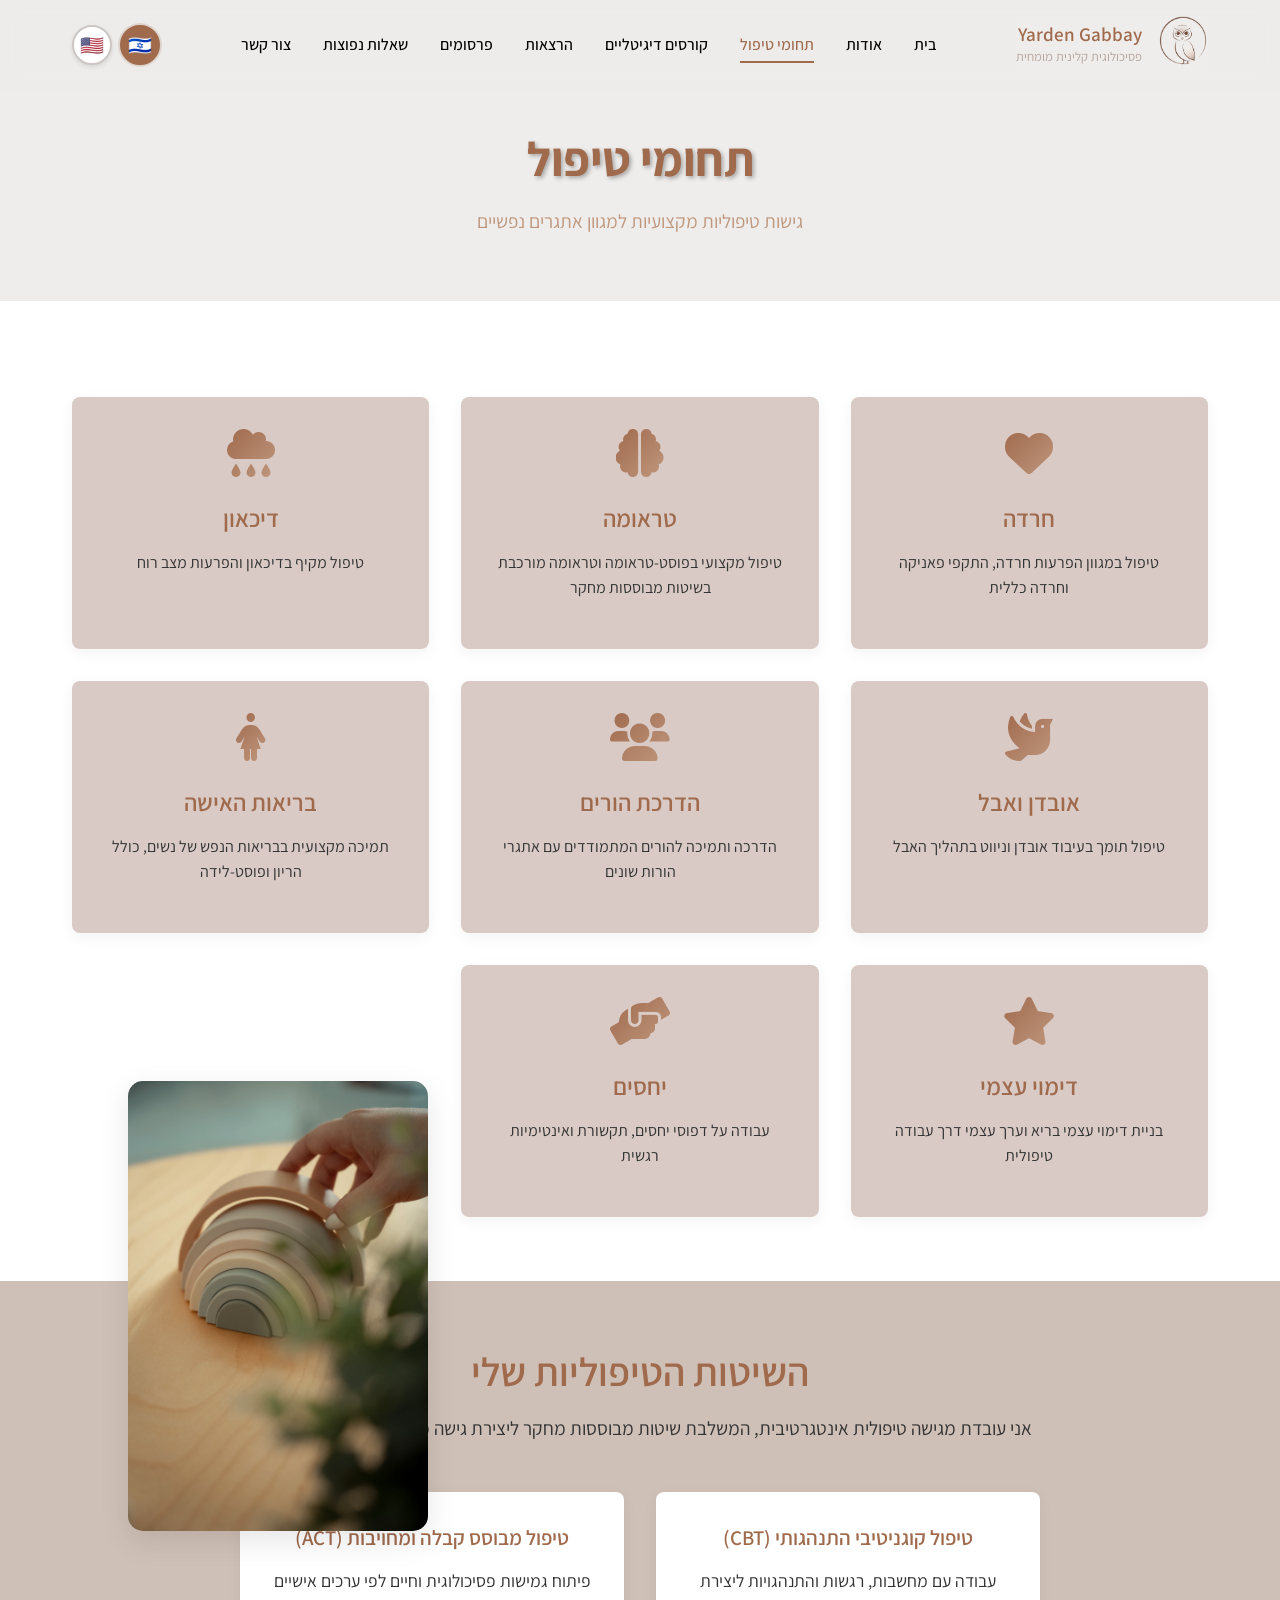
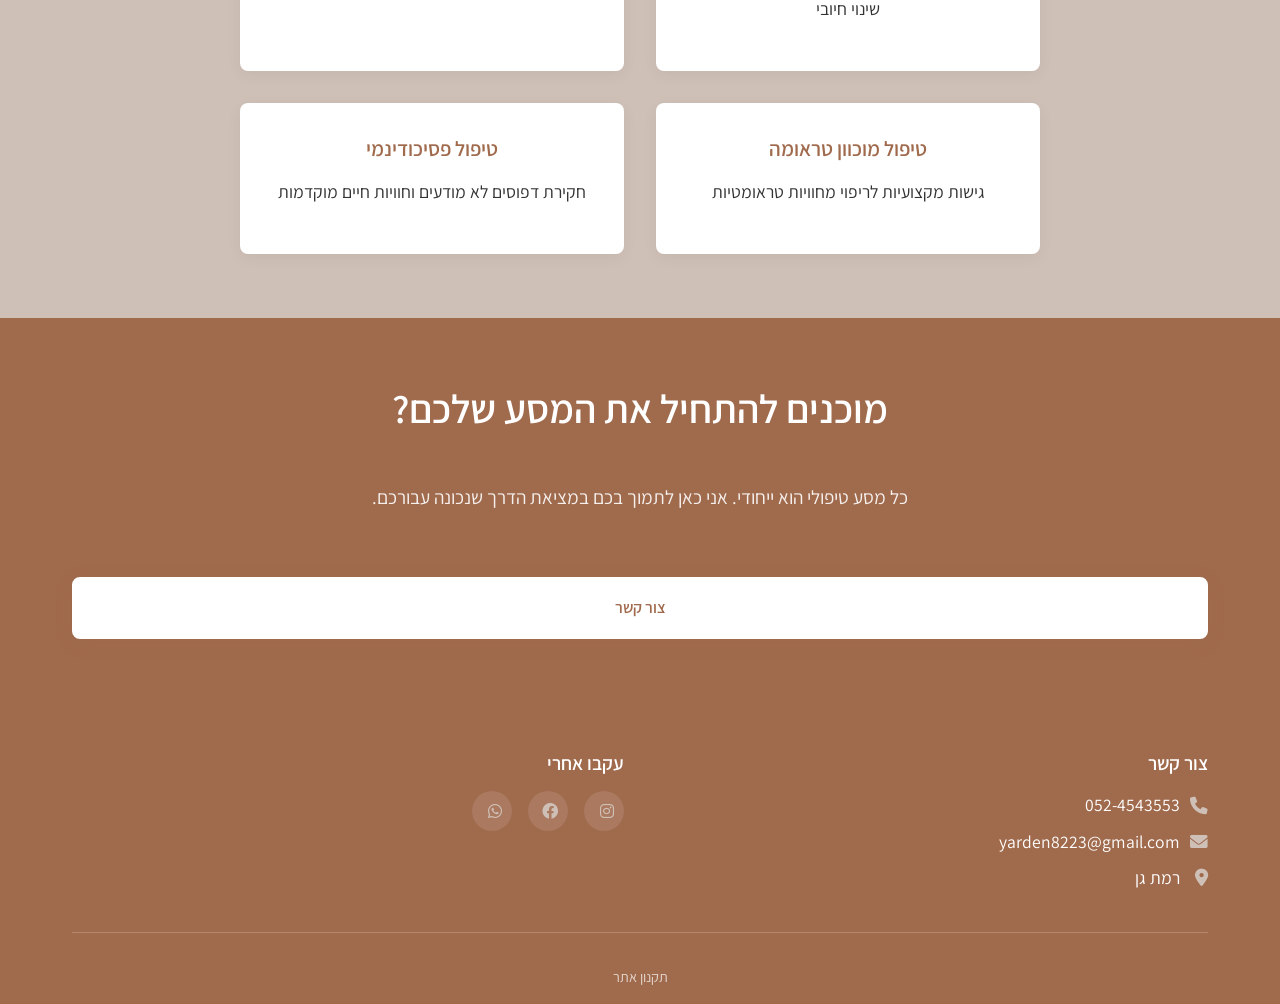
<file: therapy.html>
<!DOCTYPE html>
<html lang="he" dir="rtl">
<head>
    <meta charset="UTF-8">
    <meta name="viewport" content="width=device-width, initial-scale=1.0">
    <title>תחומי טיפול - ירדן גבאי | Areas of Therapy - Yarden Gabbay</title>
    <meta name="description" content="תחומי טיפול מקצועיים: חרדה, דיכאון, טראומה, אובדן ואבל, הדרכת הורים, בריאות האישה, דימוי עצמי ויחסים. שיטות טיפול: CBT, ACT, טיפול פסיכודינמי וטיפול מוכוון טראומה.">
    <meta name="keywords" content="תחומי טיפול, חרדה, דיכאון, טראומה, הדרכת הורים, בריאות האישה, CBT, ACT, טיפול פסיכודינמי, פוסט טראומה">
    <meta name="robots" content="index, follow">
    <link rel="canonical" href="https://yardengabbay.com/therapy.html">
    
    <!-- Open Graph Meta Tags -->
    <meta property="og:title" content="תחומי טיפול - ירדן גבאי פסיכולוגית קלינית">
    <meta property="og:description" content="תחומי טיפול מקצועיים: חרדה, דיכאון, טראומה, אובדן ואבל, הדרכת הורים, בריאות האישה, דימוי עצמי ויחסים.">
    <meta property="og:image" content="https://yardengabbay.com/assets/images/rainbow.jpg">
    <meta property="og:url" content="https://yardengabbay.com/therapy.html">
    <meta property="og:type" content="website">
    
    <link rel="stylesheet" href="assets/css/styles.css">
    <link href="https://fonts.googleapis.com/css2?family=Assistant:wght@300;400;600;700&family=Lora:ital,wght@0,400;0,600;1,400&family=Open+Sans:wght@300;400;600&display=swap" rel="stylesheet">
    <link rel="stylesheet" href="https://cdnjs.cloudflare.com/ajax/libs/font-awesome/6.0.0/css/all.min.css">
    <script>
        window.args = {
            sitekey   : '11dd73d4c0ea2bedcdd41e8923ac0d0f',
            position  : 'Left',
            container : '',
            icon : '',
            access : 'https://vee-crm.com',
            styles : {
                primary_color: '#b99134',
                secondary_color: '#fcecc8',
                background_color: '#f6f6f6',
                primary_text_color: '#636363',
                headers_text_color: '#efc7a7',
                primary_font_size: 14,
                slider_left_color:  '#ce9162',
                slider_right_color:  '#170a01',
                icon_vertical_position: 'top',
                icon_offset_top: 100,
                icon_offset_bottom: 0,
                highlight_focus_color: '#e3c47b',
                toggler_icon_color: '#ffffff',
            },
            links : {
                acc_policy: '',
                additional_link: 'https://vee.co.il/pricing/'
            },
            options : {
                open: false,
                aaa: false,
                hide_tablet: false,
                hide_mobile: false,
                button_size_tablet: 44,
                button_size_mobile: 34,
                position_tablet: 'Right',
                position_mobile: 'Right',
                icon_vertical_position_tablet: 'top',
                icon_vertical_position_mobile: 'top',
                icon_offset_top_tablet: 100,
                icon_offset_bottom_tablet: 0,
                icon_offset_top_mobile: 100,
                icon_offset_bottom_mobile: 0,
                keyboard_shortcut: true,
                hide_purchase_link: false,
                display_checkmark_icon: false,
                active_toggler_color: '#118f38'
            },
            exclude : []
        };
        
        (function(doc, head, body){
            var embed = doc.createElement('script');
            embed.src = window.args['access'] + '/js/';
            embed.defer = true;
            embed.crossOrigin = 'anonymous';
            embed.setAttribute('data-cfasync', true );
            body? body.appendChild(embed) : head.appendChild(embed);
        })(document, document.head, document.body);
        </script>
</head>
<body>
    <!-- Navigation -->
    <nav class="navbar">
        <div class="nav-container">
            <div class="nav-logo">
                <img src="assets/images/logo.png" class="logo-image">
                <div class="logo-text">
                    <h2>Yarden Gabbay</h2>
                    <p data-en="Clinical Psychologist Specialist" data-he="פסיכולוגית קלינית מומחית">פסיכולוגית קלינית מומחית</p>
                </div>
            </div>
            <div class="nav-menu">
                <a href="index.html" class="nav-link" data-en="Home" data-he="בית">בית</a>
                <a href="about.html" class="nav-link" data-en="About" data-he="אודות">אודות</a>
                <a href="therapy.html" class="nav-link active" data-en="Areas of Therapy" data-he="תחומי טיפול">תחומי טיפול</a>
                <a href="courses.html" class="nav-link" data-en="Digital Courses" data-he="קורסים דיגיטליים">קורסים דיגיטליים</a>
                <a href="lectures.html" class="nav-link" data-en="Lectures" data-he="הרצאות">הרצאות</a>
                <a href="publications.html" class="nav-link" data-en="Publications" data-he="פרסומים">פרסומים</a>
                <a href="faq.html" class="nav-link" data-en="FAQ" data-he="שאלות נפוצות">שאלות נפוצות</a>
                <a href="contact.html" class="nav-link" data-en="Contact" data-he="צור קשר">צור קשר</a>
            </div>
            <div class="nav-toggle">
                <span class="bar"></span>
                <span class="bar"></span>
                <span class="bar"></span>
            </div>
            <div class="language-toggle">
                <button class="lang-btn flag-btn active" data-lang="he" title="עברית">🇮🇱</button>
                <button class="lang-btn flag-btn" data-lang="en" title="English">🇺🇸</button>
            </div>
        </div>
    </nav>

    <!-- Therapy Hero Section -->
    <section class="therapy-hero">
        <div class="container">
            <div class="therapy-hero-content">
                <h1 class="page-title" data-en="Areas of Therapy" data-he="תחומי טיפול">תחומי טיפול</h1>
                <p class="page-subtitle" data-en="Specialized therapeutic approaches for various psychological challenges" data-he="גישות טיפוליות מקצועיות למגוון אתגרים נפשיים">גישות טיפוליות מקצועיות למגוון אתגרים נפשיים</p>
            </div>
        </div>
    </section>

    <!-- Therapy Areas -->
    <section class="therapy-areas">
        <div class="container">
            <div class="therapy-areas-content">
                <div class="therapy-grid">
                <div class="therapy-card">
                    <div class="therapy-icon">
                        <i class="fas fa-heart"></i>
                    </div>
                    <h3 data-en="Anxiety" data-he="חרדה">חרדה</h3>
                    <p data-en="Treatment for various anxiety disorders, panic attacks, and generalized anxiety" data-he="טיפול במגוון הפרעות חרדה, התקפי פאניקה וחרדה כללית">טיפול במגוון הפרעות חרדה, התקפי פאניקה וחרדה כללית</p>
                </div>

                <div class="therapy-card">
                    <div class="therapy-icon">
                        <i class="fas fa-brain"></i>
                    </div>
                    <h3 data-en="Trauma" data-he="טראומה">טראומה</h3>
                    <p data-en="Specialized treatment for PTSD and complex trauma using evidence-based methods" data-he="טיפול מקצועי בפוסט-טראומה וטראומה מורכבת בשיטות מבוססות מחקר">טיפול מקצועי בפוסט-טראומה וטראומה מורכבת בשיטות מבוססות מחקר</p>
                </div>

                <div class="therapy-card">
                    <div class="therapy-icon">
                        <i class="fas fa-cloud-rain"></i>
                    </div>
                    <h3 data-en="Depression" data-he="דיכאון">דיכאון</h3>
                    <p data-en="Comprehensive treatment for depression and mood disorders" data-he="טיפול מקיף בדיכאון והפרעות מצב רוח">טיפול מקיף בדיכאון והפרעות מצב רוח</p>
                </div>

                <div class="therapy-card">
                    <div class="therapy-icon">
                        <i class="fas fa-dove"></i>
                    </div>
                    <h3 data-en="Grief and Loss" data-he="אובדן ואבל">אובדן ואבל</h3>
                    <p data-en="Supportive therapy for processing loss and navigating the grieving process" data-he="טיפול תומך בעיבוד אובדן וניווט בתהליך האבל">טיפול תומך בעיבוד אובדן וניווט בתהליך האבל</p>
                </div>

                <div class="therapy-card">
                    <div class="therapy-icon">
                        <i class="fas fa-users"></i>
                    </div>
                    <h3 data-en="Parenting Guidance" data-he="הדרכת הורים">הדרכת הורים</h3>
                    <p data-en="Guidance and support for parents facing various parenting challenges" data-he="הדרכה ותמיכה להורים המתמודדים עם אתגרי הורות שונים">הדרכה ותמיכה להורים המתמודדים עם אתגרי הורות שונים</p>
                </div>

                <div class="therapy-card">
                    <div class="therapy-icon">
                        <i class="fas fa-female"></i>
                    </div>
                    <h3 data-en="Women's Health" data-he="בריאות האישה">בריאות האישה</h3>
                    <p data-en="Specialized support for women's mental health, including pregnancy and postpartum" data-he="תמיכה מקצועית בבריאות הנפש של נשים, כולל הריון ופוסט-לידה">תמיכה מקצועית בבריאות הנפש של נשים, כולל הריון ופוסט-לידה</p>
                </div>

                <div class="therapy-card">
                    <div class="therapy-icon">
                        <i class="fas fa-star"></i>
                    </div>
                    <h3 data-en="Self-Esteem" data-he="דימוי עצמי">דימוי עצמי</h3>
                    <p data-en="Building healthy self-esteem and self-worth through therapeutic work" data-he="בניית דימוי עצמי בריא וערך עצמי דרך עבודה טיפולית">בניית דימוי עצמי בריא וערך עצמי דרך עבודה טיפולית</p>
                </div>

                <div class="therapy-card">
                    <div class="therapy-icon">
                        <i class="fas fa-hands-helping"></i>
                    </div>
                    <h3 data-en="Relationships" data-he="יחסים">יחסים</h3>
                    <p data-en="Working on relationship patterns, communication, and emotional intimacy" data-he="עבודה על דפוסי יחסים, תקשורת ואינטימיות רגשית">עבודה על דפוסי יחסים, תקשורת ואינטימיות רגשית</p>
                </div>
            </div>
        </div>
    </section>

    <!-- Therapeutic Approach -->
    <section class="therapy-approach">
        <div class="therapy-image-overlay">
            <figure class="therapy-image">
                <img src="assets/images/rainbow.jpg" alt="Rainbow - symbol of hope and healing" loading="lazy">
            </figure>
        </div>
        <div class="container">
            <div class="approach-content">
                <h2 data-en="My Therapeutic Methods" data-he="השיטות הטיפוליות שלי">השיטות הטיפוליות שלי</h2>
                <p data-en="I work from an integrative therapeutic perspective, combining evidence-based methods to create a personalized approach for each individual." data-he="אני עובדת מגישה טיפולית אינטגרטיבית, המשלבת שיטות מבוססות מחקר ליצירת גישה מותאמת אישית לכל אדם.">אני עובדת מגישה טיפולית אינטגרטיבית, המשלבת שיטות מבוססות מחקר ליצירת גישה מותאמת אישית לכל אדם.</p>
                
                <div class="approach-methods">
                    <div class="method">
                        <h4 data-en="Cognitive Behavioral Therapy (CBT)" data-he="טיפול קוגניטיבי התנהגותי (CBT)">טיפול קוגניטיבי התנהגותי (CBT)</h4>
                        <p data-en="Working with thoughts, emotions, and behaviors to create positive change" data-he="עבודה עם מחשבות, רגשות והתנהגויות ליצירת שינוי חיובי">עבודה עם מחשבות, רגשות והתנהגויות ליצירת שינוי חיובי</p>
                    </div>
                    
                    <div class="method">
                        <h4 data-en="Acceptance and Commitment Therapy (ACT)" data-he="טיפול מבוסס קבלה ומחויבות (ACT)">טיפול מבוסס קבלה ומחויבות (ACT)</h4>
                        <p data-en="Developing psychological flexibility and living according to personal values" data-he="פיתוח גמישות פסיכולוגית וחיים לפי ערכים אישיים">פיתוח גמישות פסיכולוגית וחיים לפי ערכים אישיים</p>
                    </div>
                    
                    <div class="method">
                        <h4 data-en="Trauma-Informed Care" data-he="טיפול מוכוון טראומה">טיפול מוכוון טראומה</h4>
                        <p data-en="Specialized approaches for healing from traumatic experiences" data-he="גישות מקצועיות לריפוי מחוויות טראומטיות">גישות מקצועיות לריפוי מחוויות טראומטיות</p>
                    </div>
                    
                    <div class="method">
                        <h4 data-en="Psychodynamic Therapy" data-he="טיפול פסיכודינמי">טיפול פסיכודינמי</h4>
                        <p data-en="Exploring unconscious patterns and early life experiences" data-he="חקירת דפוסים לא מודעים וחוויות חיים מוקדמות">חקירת דפוסים לא מודעים וחוויות חיים מוקדמות</p>
                    </div>
                </div>
            </div>
        </div>
    </section>

    <!-- Call to Action -->
    <section class="therapy-cta">
        <div class="container">
            <div class="cta-content">
                <h2 data-en="Ready to Begin Your Journey?" data-he="מוכנים להתחיל את המסע שלכם?">מוכנים להתחיל את המסע שלכם?</h2>
                <p data-en="Every therapeutic journey is unique. I'm here to support you in finding the path that's right for you." data-he="כל מסע טיפולי הוא ייחודי. אני כאן לתמוך בכם במציאת הדרך שנכונה עבורכם.">כל מסע טיפולי הוא ייחודי. אני כאן לתמוך בכם במציאת הדרך שנכונה עבורכם.</p>
                <a href="contact.html" class="cta-button" data-en="Contact Me" data-he="צור קשר">צור קשר</a>
            </div>
        </div>
    </section>

    <!-- Footer -->
    <footer class="footer">
        <div class="container">
            <div class="footer-content">
                <div class="footer-section">
                    <h4 data-en="Contact" data-he="צור קשר">צור קשר</h4>
                    <p><i class="fas fa-phone"></i> 052-4543553</p>
                    <p><i class="fas fa-envelope"></i> yarden8223@gmail.com</p>
                    <p><i class="fas fa-map-marker-alt"></i> <span data-en="Ramat Gan" data-he="רמת גן">רמת גן</span></p>
                </div>
                <div class="footer-section">
                    <h4 data-en="Follow Me" data-he="עקבו אחרי">עקבו אחרי</h4>
                    <div class="social-links-footer">
                        <a href="https://instagram.com/yarden.g.psychologist" target="_blank">
                            <i class="fab fa-instagram"></i>
                        </a>
                        <a href="https://www.facebook.com/yarden.g.psychologist" target="_blank">
                            <i class="fab fa-facebook"></i>
                        </a>
                        <a href="https://wa.me/972524543553" target="_blank">
                            <i class="fab fa-whatsapp"></i>
                        </a>
                    </div>
                </div>

            </div>
            <div class="footer-disclaimer">
                <p><a href="terms.html" class="footer-link" data-en="Terms and Conditions" data-he="תקנון אתר">תקנון אתר</a></p>
            </div>
        </div>
    </footer>

    <script src="assets/js/script.js"></script>
    <script src="assets/js/image-handler.js"></script>
</body>
</html>
</file>
<file: assets/css/styles.css>
/* Reset and Base Styles */
* {
    margin: 0;
    padding: 0;
    box-sizing: border-box;
}

:root {
    /* Color Palette */
    --bg-primary: #eeedeb;
    --accent-primary: #a06a4d;
    --accent-secondary: #bf977d;
    --accent-hover: #9f5e36;
    --accent-light: #cfc0b7;
    --accent-muted: #c7aea2;
    --text-muted: #b4a59d;
    --card-bg: #d9cac5;
    --button-secondary: #b97c44;
    --border-color: #ccc7c4;
    
    /* Typography */
    --font-hebrew: 'Assistant', sans-serif;
    --font-english: 'Lora', serif;
    --font-ui: 'Open Sans', sans-serif;
    
    /* Spacing */
    --section-padding: 4rem 0;
    --container-padding: 0 2rem;
    --border-radius: 8px;
    --transition: all 0.3s ease;
}

/* Image System - Global Rules */
figure {
    margin: 0;
    padding: 0;
    text-align: center;
    opacity: 0;
    transform: translateY(30px);
    animation: fadeInUp 0.8s ease forwards;
}

figure img {
    max-width: 100%;
    height: auto;
    border-radius: var(--border-radius);
    box-shadow: 0 4px 15px rgba(0, 0, 0, 0.1);
    transition: all 0.4s cubic-bezier(0.4, 0, 0.2, 1);
    object-fit: cover;
    object-position: center;
    filter: brightness(0.95);
}

figure img:hover {
    transform: scale(1.05) translateY(-5px);
    box-shadow: 0 8px 25px rgba(0, 0, 0, 0.2);
    filter: brightness(1.05);
}

/* Image Animation Keyframes */
@keyframes fadeInUp {
    from {
        opacity: 0;
        transform: translateY(30px);
    }
    to {
        opacity: 1;
        transform: translateY(0);
    }
}

@keyframes float {
    0%, 100% {
        transform: translateY(0px);
    }
    50% {
        transform: translateY(-10px);
    }
}

@keyframes pulse {
    0%, 100% {
        transform: scale(1);
    }
    50% {
        transform: scale(1.02);
    }
}

@keyframes slideInLeft {
    from {
        opacity: 0;
        transform: translateX(-50px);
    }
    to {
        opacity: 1;
        transform: translateX(0);
    }
}

@keyframes slideInRight {
    from {
        opacity: 0;
        transform: translateX(50px);
    }
    to {
        opacity: 1;
        transform: translateX(0);
    }
}

/* Staggered animation delays for multiple images */
figure:nth-child(1) { animation-delay: 0.1s; }
figure:nth-child(2) { animation-delay: 0.2s; }
figure:nth-child(3) { animation-delay: 0.3s; }
figure:nth-child(4) { animation-delay: 0.4s; }
figure:nth-child(5) { animation-delay: 0.5s; }
figure:nth-child(6) { animation-delay: 0.6s; }

/* Special animations for different image types */
.hero-image {
    animation: fadeInUp 1s ease forwards, float 6s ease-in-out infinite;
}

.about-photo {
    animation: slideInLeft 0.8s ease forwards;
}

.therapy-image img {
    animation: slideInRight 0.8s ease forwards;
}

.article-image img {
    animation: fadeInUp 0.8s ease forwards, pulse 4s ease-in-out infinite;
}

/* Additional image animations */
.course-image {
    animation: fadeInUp 0.8s ease forwards;
    transition: all 0.4s cubic-bezier(0.4, 0, 0.2, 1);
}

.course-image:hover {
    transform: scale(1.08) translateY(-8px);
    box-shadow: 0 12px 30px rgba(0, 0, 0, 0.25);
}

.lecture-image {
    animation: slideInRight 0.8s ease forwards;
    transition: all 0.4s cubic-bezier(0.4, 0, 0.2, 1);
}

.lecture-image:hover {
    transform: scale(1.06) rotate(1deg);
    box-shadow: 0 10px 25px rgba(0, 0, 0, 0.2);
}

.publication-image {
    animation: fadeInUp 0.8s ease forwards;
    transition: all 0.4s cubic-bezier(0.4, 0, 0.2, 1);
}

.publication-image:hover {
    transform: scale(1.04) translateY(-3px);
    box-shadow: 0 8px 20px rgba(0, 0, 0, 0.18);
}

/* Loading animation for images */
.image-loading {
    opacity: 0;
    transform: scale(0.9);
    transition: opacity 0.6s ease, transform 0.6s ease;
}

.image-loaded {
    opacity: 1;
    transform: scale(1);
}

/* Parallax effect for hero images */
.hero-image {
    transform-style: preserve-3d;
    perspective: 1000px;
}

.hero-image:hover {
    transform: scale(1.05) translateZ(20px);
}

/* Bounce animation for interactive elements */
@keyframes bounce {
    0%, 20%, 50%, 80%, 100% {
        transform: translateY(0);
    }
    40% {
        transform: translateY(-10px);
    }
    60% {
        transform: translateY(-5px);
    }
}

.bounce-on-hover:hover {
    animation: bounce 1s ease;
}

/* Respect prefers-reduced-motion */
@media (prefers-reduced-motion: reduce) {
    figure {
        animation: none;
        opacity: 1;
        transform: none;
    }
    
    figure img:hover {
        transform: none;
        filter: none;
    }
    
    .hero-image,
    .about-photo,
    .therapy-image img,
    .article-image img,
    .course-image,
    .lecture-image,
    .publication-image,
    .logo-image,
    .icon-img,
    .article-decoration {
        animation: none;
    }
    
    .bounce-on-hover:hover {
        animation: none;
    }
    
    .image-loading,
    .image-loaded {
        opacity: 1;
        transform: none;
    }
}

figcaption {
    margin-top: 0.5rem;
    font-size: 0.9rem;
    color: var(--text-muted);
    font-style: italic;
}

/* Image Placeholder for Missing Images */
.image-placeholder {
    display: flex;
    align-items: center;
    justify-content: center;
    min-height: 200px;
    background: var(--accent-light);
    border: 2px dashed var(--accent-muted);
    border-radius: var(--border-radius);
    color: var(--accent-primary);
    font-weight: 600;
    font-size: 1rem;
    text-align: center;
    padding: 2rem;
}

/* Responsive Image Sizing */
.hero-image {
    width: 100%;
    max-width: 500px;
    height: auto;
}

.content-image {
    width: 100%;
    max-width: 400px;
    height: auto;
}

/* RTL/LTR Image Alignment */
[dir="rtl"] figure {
    text-align: center;
}

[dir="ltr"] figure {
    text-align: center;
}

@media (min-width: 768px) {
    [dir="rtl"] figure {
        text-align: right;
    }
    
    [dir="ltr"] figure {
        text-align: left;
    }
}

body {
    font-family: var(--font-hebrew);
    background-color: var(--bg-primary);
    color: #000;
    line-height: 1.6;
    direction: rtl;
}

.container {
    max-width: 1200px;
    margin: 0 auto;
    padding: var(--container-padding);
}

/* Typography */
h1, h2, h3, h4, h5, h6 {
    font-family: var(--font-hebrew);
    font-weight: 600;
    margin-bottom: 1rem;
    line-height: 1.3;
}

h1 { font-size: 2.5rem; }
h2 { font-size: 2rem; }
h3 { font-size: 1.5rem; }
h4 { font-size: 1.25rem; }

p {
    margin-bottom: 1rem;
    font-size: 1.1rem;
}

/* Navigation */
.navbar {
    position: fixed;
    top: 0;
    width: 100%;
    background: rgba(238, 237, 235, 0.95);
    backdrop-filter: blur(10px);
    z-index: 1000;
    padding: 1rem 0;
    transition: var(--transition);
}

.nav-container {
    max-width: 1200px;
    margin: 0 auto;
    padding: 0 2rem;
    display: flex;
    justify-content: space-between;
    align-items: center;
}


.nav-menu {
    display: flex;
    gap: 2rem;
    align-items: center;
}

.nav-link {
    text-decoration: none;
    color: #000;
    font-weight: 500;
    transition: var(--transition);
    position: relative;
}

.nav-link:hover,
.nav-link.active {
    color: var(--accent-primary);
}

.nav-link::after {
    content: '';
    position: absolute;
    bottom: -5px;
    left: 0;
    width: 0;
    height: 2px;
    background: var(--accent-primary);
    transition: var(--transition);
}

.nav-link:hover::after,
.nav-link.active::after {
    width: 100%;
}

.nav-toggle {
    display: none;
    flex-direction: column;
    cursor: pointer;
}

.bar {
    width: 25px;
    height: 3px;
    background: #000;
    margin: 3px 0;
    transition: var(--transition);
}

.language-toggle {
    display: flex;
    gap: 0.5rem;
}

.lang-btn {
    background: none;
    border: 1px solid var(--border-color);
    padding: 0.5rem 1rem;
    border-radius: var(--border-radius);
    cursor: pointer;
    transition: var(--transition);
    font-family: var(--font-hebrew);
}

.lang-btn.active,
.lang-btn:hover {
    background: var(--accent-primary);
    color: white;
    border-color: var(--accent-primary);
}

/* Flag button styles */
.flag-btn {
    width: 40px;
    height: 40px;
    padding: 0;
    border-radius: 50%;
    display: flex;
    align-items: center;
    justify-content: center;
    font-size: 1.2rem;
    border: 2px solid var(--border-color);
    background: white;
    box-shadow: 0 2px 4px rgba(0, 0, 0, 0.1);
}

.flag-btn:hover {
    transform: scale(1.1);
    box-shadow: 0 4px 8px rgba(0, 0, 0, 0.15);
}

.flag-btn.active {
    border-color: var(--accent-primary);
    box-shadow: 0 0 0 2px rgba(160, 106, 77, 0.2);
}

/* Hero Section */
.hero {
    padding: 8rem 0 4rem;
    background: var(--bg-primary);
    min-height: 100vh;
    display: flex;
    align-items: center;
}

.hero-container {
    max-width: 1200px;
    margin: 0 auto;
    padding: 0 2rem;
    display: grid;
    grid-template-columns: 1fr 1fr;
    gap: 4rem;
    align-items: center;
}

.hero-title {
    font-size: 3.5rem;
    font-weight: 700;
    color: var(--accent-primary);
    margin-bottom: 0.5rem;
    animation: fadeInUp 1s ease;
}

.hero-subtitle {
    font-family: var(--font-english);
    font-size: 1.5rem;
    color: var(--accent-secondary);
    margin-bottom: 2rem;
    font-style: italic;
    animation: fadeInUp 1s ease 0.2s both;
}

.hero-text {
    margin-bottom: 2rem;
    animation: fadeInUp 1s ease 0.4s both;
}

.hero-text p {
    font-size: 1.2rem;
    margin-bottom: 1rem;
    color: #333;
}

.hero-cta {
    margin-bottom: 2rem;
    animation: fadeInUp 1s ease 0.6s both;
}

.cta-button {
    display: inline-block;
    background: var(--accent-primary);
    color: white;
    padding: 1rem 2rem;
    text-decoration: none;
    border-radius: var(--border-radius);
    font-weight: 600;
    transition: var(--transition);
    box-shadow: 0 4px 15px rgba(160, 106, 77, 0.3);
}

.cta-button:hover {
    background: var(--accent-hover);
    transform: translateY(-2px);
    box-shadow: 0 6px 20px rgba(160, 106, 77, 0.4);
}

.social-links {
    display: flex;
    gap: 1rem;
    animation: fadeInUp 1s ease 0.8s both;
}

.social-link {
    display: flex;
    align-items: center;
    justify-content: center;
    width: 50px;
    height: 50px;
    background: var(--accent-light);
    color: var(--accent-primary);
    border-radius: 50%;
    text-decoration: none;
    transition: var(--transition);
    font-size: 1.5rem;
}

.social-link:hover {
    background: var(--accent-primary);
    color: white;
    transform: scale(1.1);
}

.hero-visual {
    position: relative;
    display: flex;
    justify-content: center;
    align-items: center;
    animation: fadeInRight 1s ease 0.4s both;
    min-height: 400px;
}

.hero-image {
    max-width: 100%;
    height: auto;
    border-radius: 15px;
    box-shadow: 0 10px 30px rgba(0, 0, 0, 0.1);
    object-fit: contain;
}

.decorative-elements {
    position: absolute;
    width: 100%;
    height: 100%;
    pointer-events: none;
    z-index: 2;
}

.decorative-icon {
    position: absolute;
    opacity: 0.3;
    transition: var(--transition);
    width: 60px;
    height: auto;
    z-index: 1;
}

.decorative-icon[src*="feather-pen.jpg"] {
    width: 60px;
    height: auto;
}

.decorative-icon[src*="leaves.jpg"] {
    width: 80px;
    height: auto;
}

.decorative-icon.feather {
    top: -20px;
    right: -20px;
    width: 60px;
    height: auto;
    transform: rotate(15deg);
}

.decorative-icon.leaves {
    bottom: -20px;
    left: -20px;
    width: 80px;
    height: auto;
    transform: rotate(-10deg);
}

/* Intro Section */
.intro {
    padding: var(--section-padding);
    background: var(--card-bg);
}

.intro-content {
    max-width: 800px;
    margin: 0 auto;
    text-align: center;
}

.section-title {
    font-size: 2.5rem;
    color: var(--accent-primary);
    margin-bottom: 2rem;
    animation: fadeInUp 1s ease;
}

.intro-text {
    margin-bottom: 2rem;
    animation: fadeInUp 1s ease 0.2s both;
}

.intro-text p {
    font-size: 1.2rem;
    line-height: 1.8;
    color: #333;
    margin-bottom: 1.5rem;
}

.read-more-btn {
    display: inline-block;
    background: var(--button-secondary);
    color: white;
    padding: 0.8rem 1.5rem;
    text-decoration: none;
    border-radius: var(--border-radius);
    font-weight: 500;
    transition: var(--transition);
    animation: fadeInUp 1s ease 0.4s both;
}

.read-more-btn:hover {
    background: var(--accent-hover);
    transform: translateY(-2px);
}



/* Footer */
.footer {
    background: var(--accent-primary);
    color: white;
    padding: 3rem 0 1rem;
}

.footer-content {
    display: grid;
    grid-template-columns: repeat(auto-fit, minmax(250px, 1fr));
    gap: 2rem;
    margin-bottom: 2rem;
}

.footer-section h4 {
    margin-bottom: 1rem;
    font-size: 1.2rem;
}

.footer-section p {
    margin-bottom: 0.5rem;
    display: flex;
    align-items: center;
    gap: 0.5rem;
}

.footer-section i {
    width: 20px;
    color: var(--accent-light);
}

.social-links-footer {
    display: flex;
    gap: 1rem;
}

.social-links-footer a {
    display: flex;
    align-items: center;
    justify-content: center;
    width: 40px;
    height: 40px;
    background: rgba(255, 255, 255, 0.1);
    color: white;
    border-radius: 50%;
    text-decoration: none;
    transition: var(--transition);
}

.social-links-footer a:hover {
    background: rgba(255, 255, 255, 0.2);
    transform: scale(1.1);
}



.footer-disclaimer {
    text-align: center;
    padding-top: 2rem;
    border-top: 1px solid rgba(255, 255, 255, 0.2);
}

.footer-disclaimer p {
    font-size: 0.9rem;
    opacity: 0.8;
    margin: 0;
}

.footer-link {
    color: white;
    text-decoration: none;
    font-family: var(--font-hebrew);
    font-size: 0.9rem;
    transition: var(--transition);
    opacity: 0.9;
}

.footer-link:hover {
    color: var(--accent-light);
    text-decoration: underline;
    opacity: 1;
}

/* Animations */
@keyframes fadeInUp {
    from {
        opacity: 0;
        transform: translateY(30px);
    }
    to {
        opacity: 1;
        transform: translateY(0);
    }
}

@keyframes fadeInRight {
    from {
        opacity: 0;
        transform: translateX(30px);
    }
    to {
        opacity: 1;
        transform: translateX(0);
    }
}

/* Responsive Design */
@media (max-width: 768px) {
    .nav-menu {
        position: fixed;
        left: -100%;
        top: 70px;
        flex-direction: column;
        background-color: var(--bg-primary);
        width: 100%;
        text-align: center;
        transition: 0.3s;
        box-shadow: 0 10px 27px rgba(0, 0, 0, 0.05);
        padding: 2rem 0;
    }

    .nav-menu.active {
        left: 0;
    }

    .nav-toggle {
        display: flex;
    }

    .nav-toggle.active .bar:nth-child(2) {
        opacity: 0;
    }

    .nav-toggle.active .bar:nth-child(1) {
        transform: translateY(8px) rotate(45deg);
    }

    .nav-toggle.active .bar:nth-child(3) {
        transform: translateY(-8px) rotate(-45deg);
    }

    .hero-container {
        grid-template-columns: 1fr;
        text-align: center;
        gap: 2rem;
    }

    .hero-title {
        font-size: 2.5rem;
    }

    .hero-visual {
        min-height: 300px;
    }

    .hero-image {
        max-width: 350px;
    }

    .about-grid {
        grid-template-columns: 1fr;
        gap: 2rem;
    }

    .about-visual {
        position: static;
        margin-top: 2rem;
    }

    .about-images {
        gap: 1.5rem;
    }

    .therapy-image-overlay {
        position: static;
        margin: 2rem auto;
        text-align: center;
    }

    .therapy-image {
        max-width: 250px;
        transform: rotate(-3deg);
    }



    .footer-content {
        grid-template-columns: 1fr;
        text-align: center;
    }
}

@media (max-width: 480px) {
    .container {
        padding: 0 1rem;
    }

    .hero-title {
        font-size: 2rem;
    }

    .section-title {
        font-size: 1.8rem;
    }
}

/* About Page Styles */
.about-hero {
    padding: 8rem 0 4rem;
    background: var(--bg-primary);
    text-align: center;
}

.page-title {
    font-size: 3rem;
    color: var(--accent-primary);
    margin-bottom: 1rem;
    animation: fadeInUp 1s ease;
}

.page-subtitle {
    font-size: 1.3rem;
    color: var(--accent-secondary);
    animation: fadeInUp 1s ease 0.2s both;
}

.about-content {
    padding: var(--section-padding);
    background: white;
}

.about-grid {
    display: grid;
    grid-template-columns: 2fr 1fr;
    gap: 4rem;
    align-items: start;
}

.about-section {
    margin-bottom: 3rem;
    animation: fadeInUp 1s ease;
}

.about-section h2 {
    color: var(--accent-primary);
    font-size: 1.8rem;
    margin-bottom: 1.5rem;
    font-weight: 600;
}

.about-section p {
    color: #333;
    line-height: 1.8;
    margin-bottom: 1.5rem;
    font-size: 1.1rem;
}

.credentials-list {
    list-style: none;
    padding: 0;
}

.credentials-list li {
    color: #333;
    margin-bottom: 1rem;
    padding-right: 2rem;
    position: relative;
    line-height: 1.6;
    font-size: 1.1rem;
}

.credentials-list li::before {
    content: '✓';
    position: absolute;
    right: 0;
    color: var(--accent-primary);
    font-weight: bold;
    font-size: 1.2rem;
}

.about-visual {
    text-align: center;
    position: sticky;
    top: 120px;
}

.about-images {
    display: flex;
    flex-direction: column;
    gap: 2rem;
    margin-bottom: 2rem;
}

.about-image {
    margin: 0;
}

.about-photo {
    max-width: 100%;
    height: auto;
    border-radius: 15px;
    box-shadow: 0 10px 30px rgba(0, 0, 0, 0.1);
    transition: var(--transition);
}

.about-photo:hover {
    transform: translateY(-5px);
    box-shadow: 0 15px 40px rgba(0, 0, 0, 0.15);
}

.photo-decoration {
    position: absolute;
    top: -20px;
    right: -20px;
}

.photo-decoration .decorative-icon {
    width: 60px;
    height: auto;
    opacity: 0.3;
    transform: rotate(15deg);
}

.photo-caption h3 {
    color: var(--accent-primary);
    margin-bottom: 0.5rem;
    font-size: 1.5rem;
}

.photo-caption p {
    color: var(--accent-secondary);
    font-size: 1rem;
}

.about-cta {
    padding: var(--section-padding);
    background: var(--accent-light);
    text-align: center;
}

.cta-content h2 {
    color: var(--accent-primary);
    font-size: 2.5rem;
    margin-bottom: 1rem;
}

.cta-content p {
    color: #333;
    font-size: 1.2rem;
    margin-bottom: 2rem;
    max-width: 600px;
    margin-left: auto;
    margin-right: auto;
}

/* English Language Styles */
[lang="en"] {
    direction: ltr;
    font-family: var(--font-english);
    text-align: left;
}

[lang="en"] .nav-menu {
    flex-direction: row-reverse;
}

[lang="en"] .hero-container {
    flex-direction: row-reverse;
}

[lang="en"] .intro-content {
    text-align: left;
}



[lang="en"] .footer-content {
    flex-direction: row-reverse;
}

[lang="en"] .about-grid {
    flex-direction: row-reverse;
}

[lang="en"] .credentials-list li {
    padding-right: 0;
    padding-left: 2rem;
}

[lang="en"] .credentials-list li::before {
    right: auto;
    left: 0;
}

[lang="en"] .photo-decoration {
    right: auto;
    left: -20px;
}

/* Therapy Page Styles */
.therapy-hero {
    padding: 8rem 0 4rem;
    background: var(--bg-primary);
    text-align: center;
}

.therapy-areas {
    padding: var(--section-padding);
    background: white;
}

.therapy-grid {
    display: grid;
    grid-template-columns: repeat(auto-fit, minmax(300px, 1fr));
    gap: 2rem;
    margin-top: 2rem;
}

.therapy-card {
    background: var(--card-bg);
    padding: 2rem;
    border-radius: var(--border-radius);
    text-align: center;
    transition: var(--transition);
    box-shadow: 0 4px 15px rgba(0, 0, 0, 0.05);
    animation: fadeInUp 1s ease;
}

.therapy-card:hover {
    transform: translateY(-5px);
    box-shadow: 0 8px 25px rgba(0, 0, 0, 0.1);
}

.therapy-icon {
    margin-bottom: 1.5rem;
}

.therapy-icon i {
    font-size: 3rem;
    color: var(--accent-primary);
    background: linear-gradient(135deg, var(--accent-primary), var(--accent-secondary));
    -webkit-background-clip: text;
    -webkit-text-fill-color: transparent;
    background-clip: text;
}

.therapy-card h3 {
    color: var(--accent-primary);
    font-size: 1.5rem;
    margin-bottom: 1rem;
    font-weight: 600;
}

.therapy-card p {
    color: #333;
    line-height: 1.6;
    font-size: 1rem;
}

.therapy-approach {
    padding: var(--section-padding);
    background: var(--accent-light);
    position: relative;
}

.therapy-image-overlay {
    position: absolute;
    top: -200px;
    left: 10%;
    z-index: 10;
}

.therapy-image {
    max-width: 300px;
    transform: rotate(-5deg);
}

.therapy-image img {
    width: 100%;
    height: auto;
    border-radius: 15px;
    box-shadow: 0 10px 30px rgba(0, 0, 0, 0.1);
    transition: var(--transition);
}

.therapy-image img:hover {
    transform: translateY(-5px);
    box-shadow: 0 15px 40px rgba(0, 0, 0, 0.15);
}

.approach-content {
    max-width: 800px;
    margin: 0 auto;
    text-align: center;
}

.approach-content h2 {
    color: var(--accent-primary);
    font-size: 2.5rem;
    margin-bottom: 1rem;
}

.approach-content > p {
    color: #333;
    font-size: 1.2rem;
    margin-bottom: 3rem;
}

.approach-methods {
    display: grid;
    grid-template-columns: repeat(auto-fit, minmax(250px, 1fr));
    gap: 2rem;
}

.method {
    background: white;
    padding: 2rem;
    border-radius: var(--border-radius);
    box-shadow: 0 4px 15px rgba(0, 0, 0, 0.05);
    transition: var(--transition);
}

.method:hover {
    transform: translateY(-3px);
    box-shadow: 0 6px 20px rgba(0, 0, 0, 0.1);
}

.method h4 {
    color: var(--accent-primary);
    font-size: 1.3rem;
    margin-bottom: 1rem;
    font-weight: 600;
}

.method p {
    color: #333;
    line-height: 1.6;
}

.therapy-cta {
    padding: var(--section-padding);
    background: var(--accent-primary);
    color: white;
    text-align: center;
}

.therapy-cta .cta-content h2 {
    color: white;
    font-size: 2.5rem;
    margin-bottom: 1rem;
}

.therapy-cta .cta-content p {
    color: rgba(255, 255, 255, 0.9);
    font-size: 1.2rem;
    margin-bottom: 2rem;
    max-width: 600px;
    margin-left: auto;
    margin-right: auto;
}

.therapy-cta .cta-button {
    background: white;
    color: var(--accent-primary);
    border: 2px solid white;
}

.therapy-cta .cta-button:hover {
    background: transparent;
    color: white;
}

/* Courses Page Styles */
.courses-hero {
    padding: 8rem 0 4rem;
    background: var(--bg-primary);
    text-align: center;
}

.coming-soon {
    padding: var(--section-padding);
    background: white;
    text-align: center;
}

.coming-soon-content {
    max-width: 600px;
    margin: 0 auto;
}

.coming-soon-icon {
    margin-bottom: 2rem;
}

.coming-soon-icon i {
    font-size: 4rem;
    color: var(--accent-primary);
    background: linear-gradient(135deg, var(--accent-primary), var(--accent-secondary));
    -webkit-background-clip: text;
    -webkit-text-fill-color: transparent;
    background-clip: text;
}

.coming-soon h2 {
    color: var(--accent-primary);
    font-size: 2.5rem;
    margin-bottom: 1.5rem;
}

.coming-soon p {
    color: #333;
    font-size: 1.2rem;
    line-height: 1.6;
    margin-bottom: 2rem;
}

.features-list {
    list-style: none;
    padding: 0;
    margin-bottom: 3rem;
    text-align: right;
}

.features-list li {
    color: #333;
    margin-bottom: 1rem;
    padding-right: 2rem;
    position: relative;
    line-height: 1.6;
    font-size: 1.1rem;
}

.features-list li::before {
    content: '✓';
    position: absolute;
    right: 0;
    color: var(--accent-primary);
    font-weight: bold;
    font-size: 1.2rem;
}



/* English Language Styles for Courses */
[lang="en"] .features-list {
    text-align: left;
}

[lang="en"] .features-list li {
    padding-right: 0;
    padding-left: 2rem;
}

[lang="en"] .features-list li::before {
    right: auto;
    left: 0;
}

/* Lectures Page Styles */
.lectures-hero {
    padding: 8rem 0 4rem;
    background: var(--bg-primary);
    text-align: center;
}



/* Publications Page Styles */
.publications-hero {
    padding: 8rem 0 4rem;
    background: var(--bg-primary);
}

.publications-hero-content {
    text-align: center;
}

.featured-media,
.original-articles,
.podcasts-section {
    padding: var(--section-padding);
}

.featured-media {
    background: white;
}

.podcasts-section {
    background: var(--card-bg);
}

.original-articles {
    background: var(--accent-light);
}

.section-header {
    display: flex;
    align-items: center;
    gap: 1rem;
    margin-bottom: 3rem;
    justify-content: center;
}

.section-icon {
    width: 60px;
    height: 60px;
    border-radius: 50%;
    overflow: hidden;
    flex-shrink: 0;
}

.icon-img {
    width: 100%;
    height: 100%;
    object-fit: cover;
    transition: all 0.3s ease;
    animation: fadeInUp 0.8s ease forwards;
}

.icon-img:hover {
    transform: scale(1.1);
    filter: brightness(1.1);
}

.featured-media h2,
.podcasts-section h2,
.original-articles h2 {
    color: var(--accent-primary);
    font-size: 2.5rem;
    margin: 0;
    text-align: center;
}

.articles-grid {
    display: grid;
    grid-template-columns: repeat(auto-fit, minmax(350px, 1fr));
    gap: 2rem;
}

.article-card {
    background: white;
    border-radius: var(--border-radius);
    overflow: hidden;
    box-shadow: 0 4px 15px rgba(0, 0, 0, 0.05);
    transition: var(--transition);
    animation: fadeInUp 1s ease;
}

.article-card:hover {
    transform: translateY(-5px);
    box-shadow: 0 8px 25px rgba(0, 0, 0, 0.1);
}

.article-content {
    padding: 2rem;
}

.article-content h3 {
    color: var(--accent-primary);
    font-size: 1.3rem;
    margin-bottom: 1rem;
    font-weight: 600;
    line-height: 1.4;
}

.article-content p {
    color: #333;
    line-height: 1.6;
    margin-bottom: 1.5rem;
    font-size: 1rem;
}

.article-tags {
    display: flex;
    gap: 0.5rem;
    margin-bottom: 1.5rem;
    flex-wrap: wrap;
}

.tag {
    background: var(--accent-muted);
    color: var(--accent-primary);
    padding: 0.3rem 0.8rem;
    border-radius: 20px;
    font-size: 0.9rem;
    font-weight: 500;
}

.article-link {
    display: inline-flex;
    align-items: center;
    gap: 0.5rem;
    color: var(--accent-primary);
    text-decoration: none;
    font-weight: 600;
    transition: var(--transition);
}

.article-link:hover {
    color: var(--accent-hover);
    transform: translateX(-3px);
}

.article-link i {
    font-size: 0.9rem;
}

/* Tag Filter Styles */
.tag-filter {
    display: flex;
    justify-content: center;
    gap: 1rem;
    margin-bottom: 3rem;
    flex-wrap: wrap;
}

.filter-btn {
    background: white;
    border: 2px solid var(--accent-muted);
    color: var(--accent-primary);
    padding: 0.8rem 1.5rem;
    border-radius: 25px;
    font-weight: 500;
    cursor: pointer;
    transition: var(--transition);
    font-size: 1rem;
}

.filter-btn:hover,
.filter-btn.active {
    background: var(--accent-primary);
    color: white;
    border-color: var(--accent-primary);
}

/* Responsive Design for Publications */
@media (max-width: 768px) {
    .section-header {
        flex-direction: column;
        text-align: center;
    }
    
    .tag-filter {
        gap: 0.5rem;
    }
    
    .filter-btn {
        padding: 0.6rem 1rem;
        font-size: 0.9rem;
    }
}

/* Contact Page Styles */
.contact-page {
    padding: 120px 0 4rem;
    min-height: 100vh;
    background: var(--bg-primary);
}

/* Page Header */
.page-header {
    text-align: center;
    margin-bottom: 4rem;
}

.page-header h1 {
    font-size: 2.5rem;
    color: var(--accent-primary);
    margin-bottom: 1rem;
    font-weight: 600;
}

.page-header p {
    font-size: 1.1rem;
    color: var(--text-muted);
    max-width: 500px;
    margin: 0 auto;
    line-height: 1.6;
}

/* Contact Section */
.contact-section {
    margin-bottom: 4rem;
}

.contact-layout {
    display: grid;
    grid-template-columns: 1fr 1fr;
    gap: 3rem;
    max-width: 1200px;
    margin: 0 auto;
    align-items: start;
}

.contact-flow {
    display: flex;
    flex-direction: column;
    gap: 1.5rem;
}

.contact-item {
    position: relative;
    background: white;
    padding: 1.5rem;
    border-radius: 15px;
    box-shadow: 0 3px 15px rgba(0, 0, 0, 0.1);
    transition: all 0.4s ease;
    overflow: hidden;
    border: none;
    transform: skew(-1.5deg);
}

.contact-item:nth-child(even) {
    transform: skew(1.5deg);
    margin-right: 1.5rem;
}

.contact-item:nth-child(odd) {
    margin-left: 1.5rem;
}

.contact-item:hover {
    transform: skew(-1.5deg) translateY(-3px) scale(1.01);
    box-shadow: 0 6px 25px rgba(0, 0, 0, 0.15);
}

.contact-item:nth-child(even):hover {
    transform: skew(1.5deg) translateY(-3px) scale(1.01);
}

.contact-bg {
    position: absolute;
    top: 0;
    left: 0;
    right: 0;
    bottom: 0;
    background: linear-gradient(135deg, var(--accent-light) 0%, var(--card-bg) 100%);
    opacity: 0.1;
    transition: opacity 0.3s ease;
}

.contact-item:hover .contact-bg {
    opacity: 0.2;
}

.contact-content {
    position: relative;
    z-index: 2;
    display: flex;
    align-items: center;
    gap: 2rem;
}

.contact-icon {
    width: 60px;
    height: 60px;
    border-radius: 50%;
    display: flex;
    align-items: center;
    justify-content: center;
    flex-shrink: 0;
    transition: all 0.3s ease;
}

.contact-item:hover .contact-icon {
    transform: scale(1.1);
}

.contact-icon i {
    font-size: 1.4rem;
    color: white;
}

/* Individual contact item colors */
.email-item .contact-icon {
    background: linear-gradient(135deg, var(--accent-primary), var(--accent-secondary));
}

.phone-item .contact-icon {
    background: linear-gradient(135deg, var(--button-secondary), var(--accent-primary));
}

.whatsapp-item .contact-icon {
    background: linear-gradient(135deg, #25D366, #128C7E);
}

.instagram-item .contact-icon {
    background: linear-gradient(135deg, #E4405F, #C13584);
}

.facebook-item .contact-icon {
    background: linear-gradient(135deg, #1877F2, #0D6EFD);
}

.contact-details {
    flex: 1;
}

.contact-details h3 {
    font-size: 1.3rem;
    margin-bottom: 0.5rem;
    font-weight: 600;
}

.email-item .contact-details h3 {
    color: var(--accent-primary);
}

.phone-item .contact-details h3 {
    color: var(--button-secondary);
}

.whatsapp-item .contact-details h3 {
    color: #25D366;
}

.instagram-item .contact-details h3 {
    color: #E4405F;
}

.facebook-item .contact-details h3 {
    color: #1877F2;
}

.contact-details p {
    color: var(--text-muted);
    margin-bottom: 1rem;
    font-size: 1rem;
}

.contact-link {
    text-decoration: none;
    font-weight: 600;
    font-size: 0.9rem;
    padding: 0.5rem 1rem;
    border-radius: 20px;
    transition: all 0.3s ease;
    display: inline-block;
}

.email-item .contact-link {
    color: var(--accent-primary);
    background: rgba(160, 106, 77, 0.1);
}

.email-item .contact-link:hover {
    background: var(--accent-primary);
    color: white;
}

.phone-item .contact-link {
    color: var(--button-secondary);
    background: rgba(185, 124, 68, 0.1);
}

.phone-item .contact-link:hover {
    background: var(--button-secondary);
    color: white;
}

.whatsapp-item .contact-link {
    color: #25D366;
    background: rgba(37, 211, 102, 0.1);
}

.whatsapp-item .contact-link:hover {
    background: #25D366;
    color: white;
}

.instagram-item .contact-link {
    color: #E4405F;
    background: rgba(228, 64, 95, 0.1);
}

.instagram-item .contact-link:hover {
    background: #E4405F;
    color: white;
}

.facebook-item .contact-link {
    color: #1877F2;
    background: rgba(24, 119, 242, 0.1);
}

.facebook-item .contact-link:hover {
    background: #1877F2;
    color: white;
}

/* Office Section */
.office-section {
    margin-bottom: 4rem;
}

.office-grid {
    display: grid;
    grid-template-columns: repeat(auto-fit, minmax(300px, 1fr));
    gap: 2rem;
    max-width: 800px;
    margin: 0 auto;
}

.office-item {
    background: white;
    padding: 2rem;
    border-radius: var(--border-radius);
    box-shadow: 0 2px 8px rgba(0, 0, 0, 0.08);
    border: 1px solid var(--border-color);
}

.office-item h3 {
    color: var(--accent-primary);
    margin-bottom: 1rem;
    font-weight: 600;
    font-size: 1.1rem;
}

.office-item p {
    color: var(--text-muted);
    margin-bottom: 0.5rem;
    line-height: 1.5;
}

/* CTA Sidebar */
.cta-sidebar {
    background: white;
    padding: 2rem;
    border-radius: var(--border-radius);
    box-shadow: 0 2px 8px rgba(0, 0, 0, 0.08);
    border: 1px solid var(--border-color);
    position: sticky;
    top: 2rem;
}

.cta-content {
    display: flex;
    flex-direction: column;
    gap: 2rem;
}

.cta-text {
    text-align: center;
}

.cta-text h2 {
    color: var(--accent-primary);
    margin-bottom: 1rem;
    font-weight: 600;
    font-size: 1.6rem;
}

.cta-text p {
    color: var(--text-muted);
    line-height: 1.6;
    font-size: 1rem;
}

.cta-image {
    text-align: center;
}

.couch-image {
    max-width: 100%;
    height: auto;
    border-radius: var(--border-radius);
    box-shadow: 0 4px 15px rgba(0, 0, 0, 0.1);
    transition: all 0.4s ease;
    animation: fadeInUp 0.8s ease forwards;
}

.couch-image:hover {
    transform: scale(1.05);
    box-shadow: 0 8px 25px rgba(0, 0, 0, 0.15);
}

.form-group {
    position: relative;
    margin-bottom: 1.5rem;
}

.form-group input,
.form-group textarea,
.form-group select {
    width: 100%;
    padding: 1rem;
    border: 2px solid var(--border-color);
    border-radius: var(--border-radius);
    font-size: 1rem;
    font-family: var(--font-hebrew);
    transition: var(--transition);
    background: white;
}

.form-group input:focus,
.form-group textarea:focus,
.form-group select:focus {
    outline: none;
    border-color: var(--accent-primary);
    box-shadow: 0 0 0 3px rgba(160, 106, 77, 0.1);
}

.form-group label {
    position: absolute;
    top: 1rem;
    right: 1rem;
    color: var(--text-muted);
    transition: var(--transition);
    pointer-events: none;
    background: white;
    padding: 0 0.5rem;
}

.form-group input:focus + label,
.form-group input:not(:placeholder-shown) + label,
.form-group textarea:focus + label,
.form-group textarea:not(:placeholder-shown) + label {
    top: -0.5rem;
    right: 0.75rem;
    font-size: 0.875rem;
    color: var(--accent-primary);
}

.checkbox-group {
    display: flex;
    align-items: center;
    gap: 0.5rem;
}

.checkbox-group input[type="checkbox"] {
    width: auto;
    margin: 0;
}

.checkbox-group label {
    position: static;
    display: flex;
    align-items: center;
    gap: 0.5rem;
    cursor: pointer;
    font-size: 0.9rem;
    color: var(--text-muted);
}

.submit-btn {
    width: 100%;
    padding: 1rem 2rem;
    background: var(--accent-primary);
    color: white;
    border: none;
    border-radius: var(--border-radius);
    font-size: 1.1rem;
    font-weight: 600;
    cursor: pointer;
    transition: var(--transition);
}

.submit-btn:hover {
    background: var(--accent-hover);
    transform: translateY(-2px);
}

.contact-cta {
    text-align: center;
    padding: 3rem;
    background: white;
    border-radius: var(--border-radius);
    box-shadow: 0 2px 10px rgba(0, 0, 0, 0.1);
}

.contact-cta h2 {
    color: var(--accent-primary);
    margin-bottom: 1rem;
}

.contact-cta p {
    color: var(--text-muted);
    max-width: 600px;
    margin: 0 auto;
}

/* Article Page Styles */
.article-page {
    padding: 120px 0 4rem;
    min-height: 100vh;
}

.article-header {
    margin-bottom: 3rem;
}

.breadcrumb {
    margin-bottom: 1rem;
}

.breadcrumb a {
    color: var(--accent-primary);
    text-decoration: none;
    font-weight: 500;
}

.breadcrumb .separator {
    margin: 0 0.5rem;
    color: var(--text-muted);
}

.article-title {
    font-size: 2.5rem;
    color: var(--accent-primary);
    margin-bottom: 1rem;
}

.article-meta {
    display: flex;
    gap: 1rem;
    color: var(--text-muted);
    font-size: 0.9rem;
}

.article-content {
    max-width: 800px;
    margin: 0 auto;
}

.article-image {
    text-align: center;
    margin-bottom: 2rem;
}

.article-decoration {
    max-width: 200px;
    height: auto;
    border-radius: var(--border-radius);
    transition: all 0.4s ease;
    animation: fadeInUp 0.8s ease forwards;
}

.article-decoration:hover {
    transform: scale(1.05) rotate(2deg);
    filter: brightness(1.1);
}

.article-text {
    line-height: 1.8;
}

.article-text p {
    margin-bottom: 1.5rem;
    font-size: 1.1rem;
}

.article-intro {
    font-size: 1.2rem;
    font-weight: 500;
    color: var(--accent-primary);
    border-right: 4px solid var(--accent-primary);
    padding-right: 1rem;
    margin-bottom: 2rem;
}

.article-footer {
    margin-top: 3rem;
    padding-top: 2rem;
    border-top: 1px solid var(--border-color);
}

.article-share {
    display: flex;
    align-items: center;
    gap: 1rem;
    margin-top: 1rem;
}

.share-buttons {
    display: flex;
    gap: 0.5rem;
}

.share-btn {
    display: flex;
    align-items: center;
    justify-content: center;
    width: 40px;
    height: 40px;
    background: var(--accent-primary);
    color: white;
    border-radius: 50%;
    text-decoration: none;
    transition: var(--transition);
}

.share-btn:hover {
    background: var(--accent-hover);
    transform: translateY(-2px);
}

.article-navigation {
    margin-top: 3rem;
    text-align: center;
}

.back-link {
    color: var(--accent-primary);
    text-decoration: none;
    font-weight: 600;
    transition: var(--transition);
}

.back-link:hover {
    color: var(--accent-hover);
}

/* Logo and Navigation Enhancements */
.nav-logo {
    display: flex;
    align-items: center;
    gap: 1rem;
    background: var(--bg-primary);
    padding: 0;
    border: none;
    border-radius: 0;
}

.logo-image {
    height: 50px;
    width: auto;
    transition: all 0.3s ease;
    animation: fadeInUp 0.6s ease forwards;
    object-fit: contain;
    object-position: center;
    max-width: none !important;
    border-radius: 0 !important;
    box-shadow: none !important;
    filter: none !important;
    background: var(--bg-primary) !important;
    border: none !important;
    padding: 0 !important;
    margin: 0 !important;
}

.logo-image:hover {
    transform: scale(1.1) rotate(5deg);
    filter: brightness(1.1);
}

.logo-text h2 {
    font-size: 1.2rem;
    margin: 0;
    color: var(--accent-primary);
}

.logo-text p {
    font-size: 0.8rem;
    margin: 0;
    color: var(--text-muted);
}

.footer-logo {
    height: 40px;
    width: auto;
    margin-bottom: 1rem;
    object-fit: contain;
    object-position: center;
    max-width: none !important;
    border-radius: 0 !important;
    box-shadow: none !important;
    filter: none !important;
    background: var(--bg-primary) !important;
    border: none !important;
    padding: 0 !important;
}

/* Language Toggle Enhancements */
#lang-toggle {
    background: var(--accent-primary);
    color: white;
    border: none;
    padding: 0.5rem 1rem;
    border-radius: var(--border-radius);
    cursor: pointer;
    transition: var(--transition);
}

#lang-toggle:hover {
    background: var(--accent-hover);
}

/* Responsive Design for Contact Page */
@media (max-width: 768px) {
    .contact-content {
        grid-template-columns: 1fr;
        gap: 2rem;
    }
    
    .contact-item {
        padding: 1rem;
    }
    
    .contact-form {
        padding: 1.5rem;
    }
    
    .page-title {
        font-size: 2rem;
    }
    
    .article-title {
        font-size: 2rem;
    }
    
    .article-meta {
        flex-direction: column;
        gap: 0.5rem;
    }
}

@media (max-width: 768px) {
    .contact-page {
        padding: 100px 0 2rem;
    }
    
    .page-header h1 {
        font-size: 2rem;
    }
    
    .contact-layout {
        grid-template-columns: 1fr;
        gap: 2rem;
    }
    
    .contact-flow {
        gap: 1.5rem;
    }
    
    .contact-item {
        transform: none;
        margin: 0;
    }
    
    .contact-item:nth-child(even) {
        transform: none;
        margin: 0;
    }
    
    .contact-item:hover {
        transform: translateY(-3px) scale(1.01);
    }
    
    .contact-item:nth-child(even):hover {
        transform: translateY(-3px) scale(1.01);
    }
    
    .contact-content {
        flex-direction: column;
        text-align: center;
        gap: 1rem;
    }
    
    .cta-sidebar {
        position: static;
        order: -1;
    }
    
    .office-grid {
        grid-template-columns: 1fr;
        gap: 1.5rem;
    }
}

@media (max-width: 480px) {
    .contact-page {
        padding: 80px 0 2rem;
    }
    
    .page-header h1 {
        font-size: 1.8rem;
    }
    
    .page-header p {
        font-size: 1rem;
    }
    
    .contact-item {
        padding: 1.5rem;
    }
    
    .contact-icon {
        width: 40px;
        height: 40px;
    }
    
    .contact-icon i {
        font-size: 1rem;
    }
    
    .office-item {
        padding: 1.5rem;
    }
    
    .cta-section {
        padding: 1.5rem;
    }
    
    .cta-section h2 {
        font-size: 1.5rem;
    }
} 

/* FAQ Page Styles */
.faq-hero {
    background: linear-gradient(135deg, var(--accent-light) 0%, var(--card-bg) 100%);
    padding: 120px 0 4rem;
    text-align: center;
}

.faq-content {
    padding: var(--section-padding);
}

.faq-list {
    max-width: 900px;
    margin: 0 auto;
}

.faq-item {
    display: flex;
    margin-bottom: 2rem;
    gap: 2rem;
    align-items: flex-start;
    background: white;
    border-radius: var(--border-radius);
    padding: 2rem;
    box-shadow: 0 4px 12px rgba(0, 0, 0, 0.1);
    transition: var(--transition);
    position: relative;
}

.faq-item:hover {
    transform: translateY(-2px);
    box-shadow: 0 8px 24px rgba(0, 0, 0, 0.15);
}

.faq-item::before {
    content: '';
    position: absolute;
    top: 0;
    left: 0;
    right: 0;
    height: 4px;
    background: linear-gradient(90deg, var(--accent-primary), var(--accent-secondary));
    border-radius: var(--border-radius) var(--border-radius) 0 0;
}

.faq-question {
    flex: 0 0 40%;
    padding-right: 1rem;
    border-right: 2px solid var(--accent-light);
}

.faq-question h3 {
    font-weight: 700;
    color: var(--accent-primary);
    margin: 0;
    font-size: 1.2rem;
    line-height: 1.4;
}

.faq-answer {
    flex: 1;
    padding-left: 1rem;
    background: var(--bg-primary);
    border-radius: 8px;
    padding: 1.5rem;
    margin-left: 1rem;
    position: relative;
}

.faq-answer::before {
    content: '';
    position: absolute;
    left: -8px;
    top: 20px;
    width: 0;
    height: 0;
    border-top: 8px solid transparent;
    border-bottom: 8px solid transparent;
    border-right: 8px solid var(--bg-primary);
}

.faq-answer p {
    margin: 0;
    color: #333;
    line-height: 1.6;
    font-size: 1rem;
}

.faq-cta {
    text-align: center;
    margin-top: 4rem;
    padding: 3rem;
    background: linear-gradient(135deg, var(--accent-light) 0%, var(--card-bg) 100%);
    border-radius: var(--border-radius);
}

.faq-cta p {
    font-size: 1.2rem;
    margin-bottom: 1.5rem;
    color: var(--accent-primary);
    font-weight: 500;
}

.faq-cta .cta-button {
    display: inline-block;
    background: var(--accent-primary);
    color: white;
    padding: 1rem 2rem;
    text-decoration: none;
    border-radius: var(--border-radius);
    font-weight: 600;
    transition: var(--transition);
    border: none;
    cursor: pointer;
}

.faq-cta .cta-button:hover {
    background: var(--accent-hover);
    transform: translateY(-2px);
}

/* English language adjustments for FAQ */
[lang="en"] .faq-item {
    flex-direction: row-reverse;
}

[lang="en"] .faq-question {
    flex: 0 0 40%;
    padding-right: 0;
    padding-left: 1rem;
    border-right: none;
    border-left: 2px solid var(--accent-light);
}

[lang="en"] .faq-answer {
    padding-left: 0;
    padding-right: 1rem;
    margin-left: 0;
    margin-right: 1rem;
}

[lang="en"] .faq-answer::before {
    left: auto;
    right: -8px;
    border-right: none;
    border-left: 8px solid var(--bg-primary);
}

/* Responsive design for FAQ */
@media (max-width: 768px) {
    .faq-item {
        flex-direction: column;
        gap: 1rem;
        padding: 1.5rem;
    }
    
    .faq-question {
        flex: none;
        padding-right: 0;
        padding-left: 0;
        border-right: none;
        border-left: none;
        border-bottom: 2px solid var(--accent-light);
        padding-bottom: 1rem;
    }
    
    .faq-answer {
        padding-left: 0;
        padding-right: 0;
        margin-left: 0;
        margin-right: 0;
        padding: 1rem;
    }
    
    .faq-answer::before {
        display: none;
    }
    
    [lang="en"] .faq-item {
        flex-direction: column;
    }
    
    [lang="en"] .faq-question {
        padding-left: 0;
        border-left: none;
    }
    
    [lang="en"] .faq-answer {
        padding-right: 0;
        margin-right: 0;
    }
    
    [lang="en"] .faq-answer::before {
        display: none;
    }
    
    .faq-cta {
        padding: 2rem 1rem;
    }
}

@media (max-width: 480px) {
    .faq-hero {
        padding: 100px 0 2rem;
    }
    
    .faq-item {
        padding: 1rem;
        margin-bottom: 1.5rem;
    }
    
    .faq-question h3 {
        font-size: 1.1rem;
    }
    
    .faq-answer p {
        font-size: 0.95rem;
    }
    
    .faq-cta p {
        font-size: 1.1rem;
    }
} 

/* Terms and Conditions Page Styles */
.terms-page .page-header {
    background: linear-gradient(135deg, var(--accent-primary), var(--accent-secondary));
    color: white;
    padding: 120px 0 4rem;
    text-align: center;
    position: relative;
    overflow: hidden;
}

.terms-page .page-header::before {
    content: '';
    position: absolute;
    top: 0;
    left: 0;
    right: 0;
    bottom: 0;
    background: url('../images/leaves.JPG') center/cover;
    opacity: 0.1;
    z-index: 1;
}

.terms-page .page-header .container {
    position: relative;
    z-index: 2;
}

.page-title {
    font-family: var(--font-hebrew);
    font-size: 3rem;
    font-weight: 700;
    margin-bottom: 1rem;
    text-shadow: 2px 2px 4px rgba(0, 0, 0, 0.3);
}

.page-subtitle {
    font-family: var(--font-hebrew);
    font-size: 1.2rem;
    opacity: 0.9;
    max-width: 600px;
    margin: 0 auto;
}

.terms-content {
    padding: 4rem 0;
    background: var(--bg-primary);
}

.terms-section {
    background: white;
    padding: 2.5rem;
    margin-bottom: 2rem;
    border-radius: var(--border-radius);
    box-shadow: 0 4px 15px rgba(0, 0, 0, 0.08);
    border-right: 4px solid var(--accent-primary);
    transition: var(--transition);
}

.terms-section:hover {
    transform: translateY(-2px);
    box-shadow: 0 8px 25px rgba(0, 0, 0, 0.12);
}

.terms-section h2 {
    font-family: var(--font-hebrew);
    font-size: 1.5rem;
    font-weight: 600;
    color: var(--accent-primary);
    margin-bottom: 1.5rem;
    padding-bottom: 0.5rem;
    border-bottom: 2px solid var(--accent-light);
}

.terms-section p {
    font-family: var(--font-hebrew);
    font-size: 1rem;
    line-height: 1.7;
    color: #333;
    margin-bottom: 1rem;
}

.terms-section ul {
    margin: 1rem 0 1rem 2rem;
}

.terms-section li {
    font-family: var(--font-hebrew);
    font-size: 1rem;
    line-height: 1.6;
    color: #555;
    margin-bottom: 0.5rem;
    position: relative;
}

.terms-section li::before {
    content: '•';
    color: var(--accent-primary);
    font-weight: bold;
    position: absolute;
    right: -1.5rem;
}

.terms-footer {
    text-align: center;
    padding: 3rem 0 1rem;
    border-top: 2px solid var(--accent-light);
    margin-top: 2rem;
}

.last-updated {
    font-family: var(--font-hebrew);
    font-size: 0.9rem;
    color: var(--text-muted);
    margin-bottom: 2rem;
}

.back-home-btn {
    display: inline-block;
    background: var(--accent-primary);
    color: white;
    padding: 1rem 2rem;
    text-decoration: none;
    border-radius: var(--border-radius);
    font-family: var(--font-hebrew);
    font-weight: 600;
    transition: var(--transition);
    box-shadow: 0 4px 15px rgba(0, 0, 0, 0.1);
}

.back-home-btn:hover {
    background: var(--accent-hover);
    transform: translateY(-2px);
    box-shadow: 0 8px 25px rgba(0, 0, 0, 0.2);
}



/* Responsive design for Terms page */
@media (max-width: 768px) {
    .terms-page .page-header {
        padding: 100px 0 3rem;
    }
    
    .page-title {
        font-size: 2.5rem;
    }
    
    .page-subtitle {
        font-size: 1.1rem;
        padding: 0 1rem;
    }
    
    .terms-content {
        padding: 2rem 0;
    }
    
    .terms-section {
        padding: 2rem 1.5rem;
        margin-bottom: 1.5rem;
    }
    
    .terms-section h2 {
        font-size: 1.3rem;
    }
    
    .terms-section p {
        font-size: 0.95rem;
    }
    
    .terms-section li {
        font-size: 0.95rem;
    }
}

@media (max-width: 480px) {
    .terms-page .page-header {
        padding: 80px 0 2rem;
    }
    
    .page-title {
        font-size: 2rem;
    }
    
    .page-subtitle {
        font-size: 1rem;
    }
    
    .terms-section {
        padding: 1.5rem 1rem;
        margin-bottom: 1rem;
    }
    
    .terms-section h2 {
        font-size: 1.2rem;
    }
    
    .back-home-btn {
        padding: 0.8rem 1.5rem;
        font-size: 0.9rem;
    }
}
</file>
